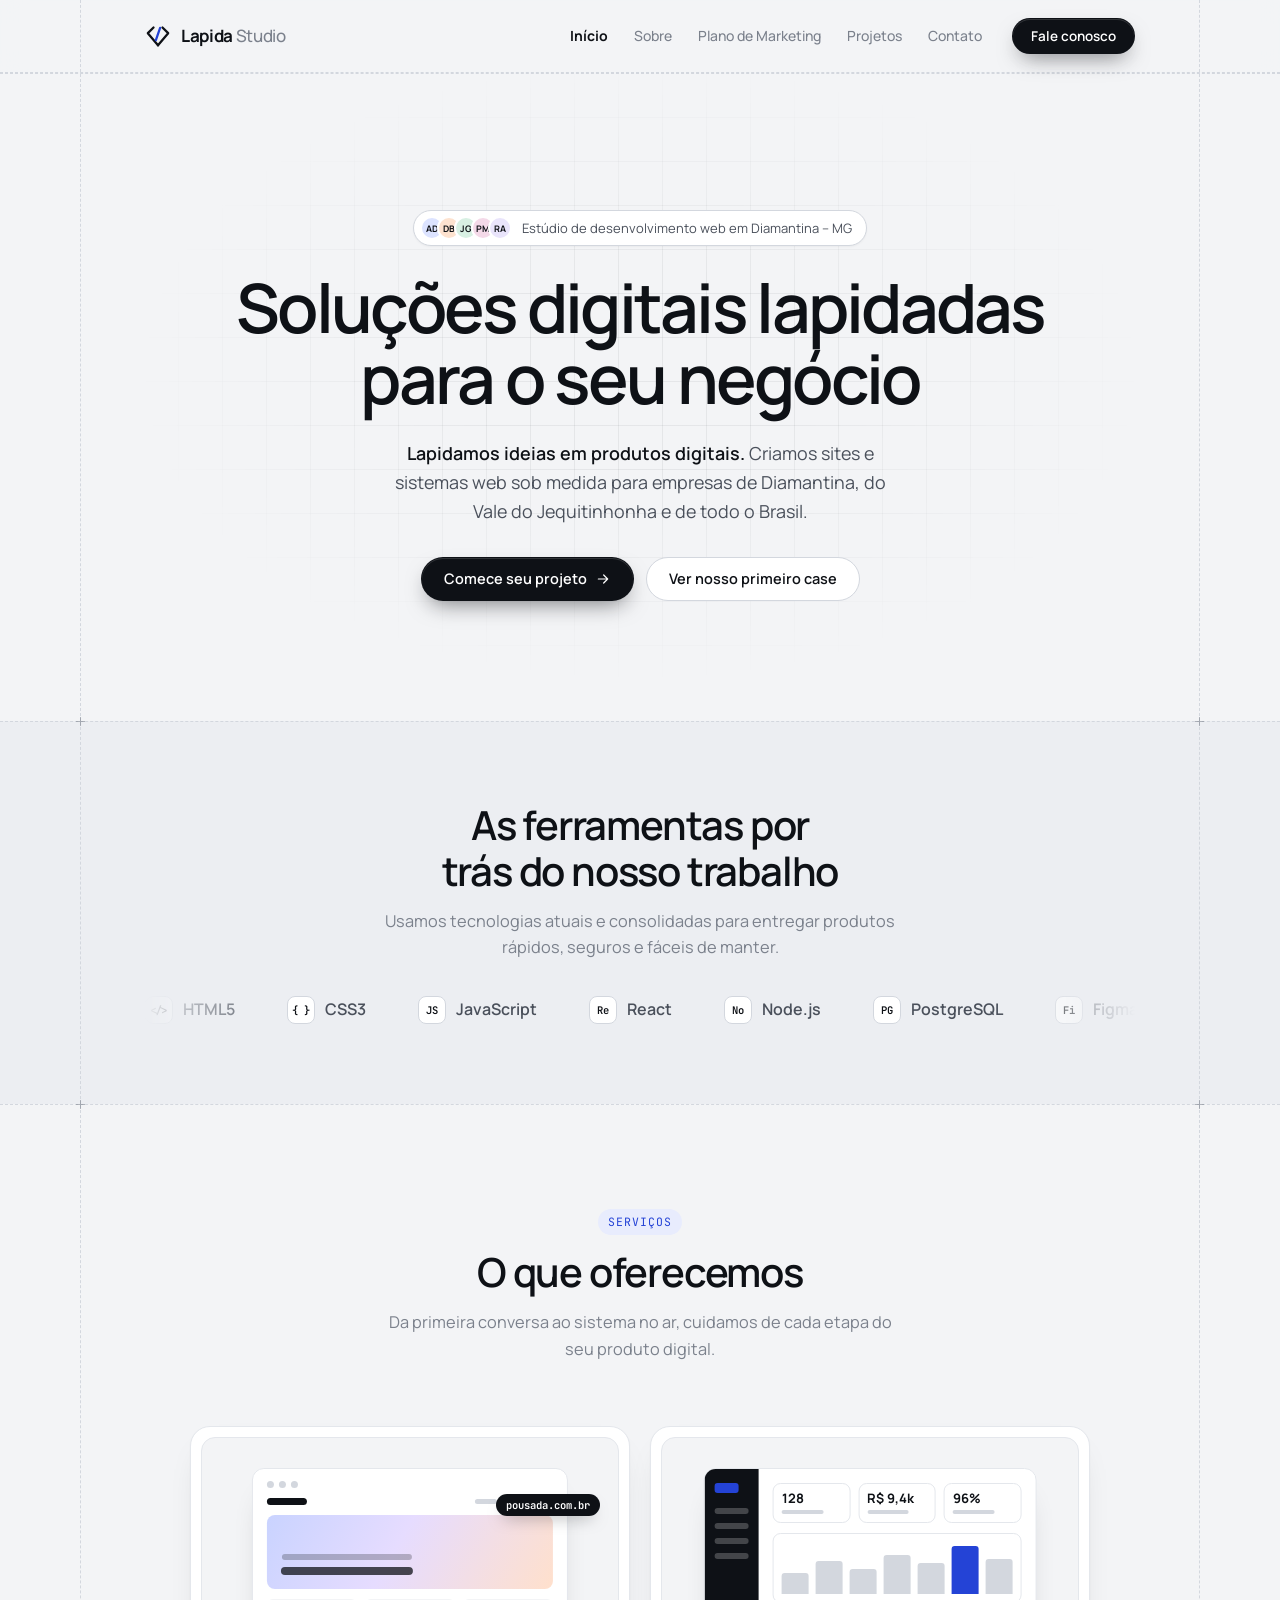
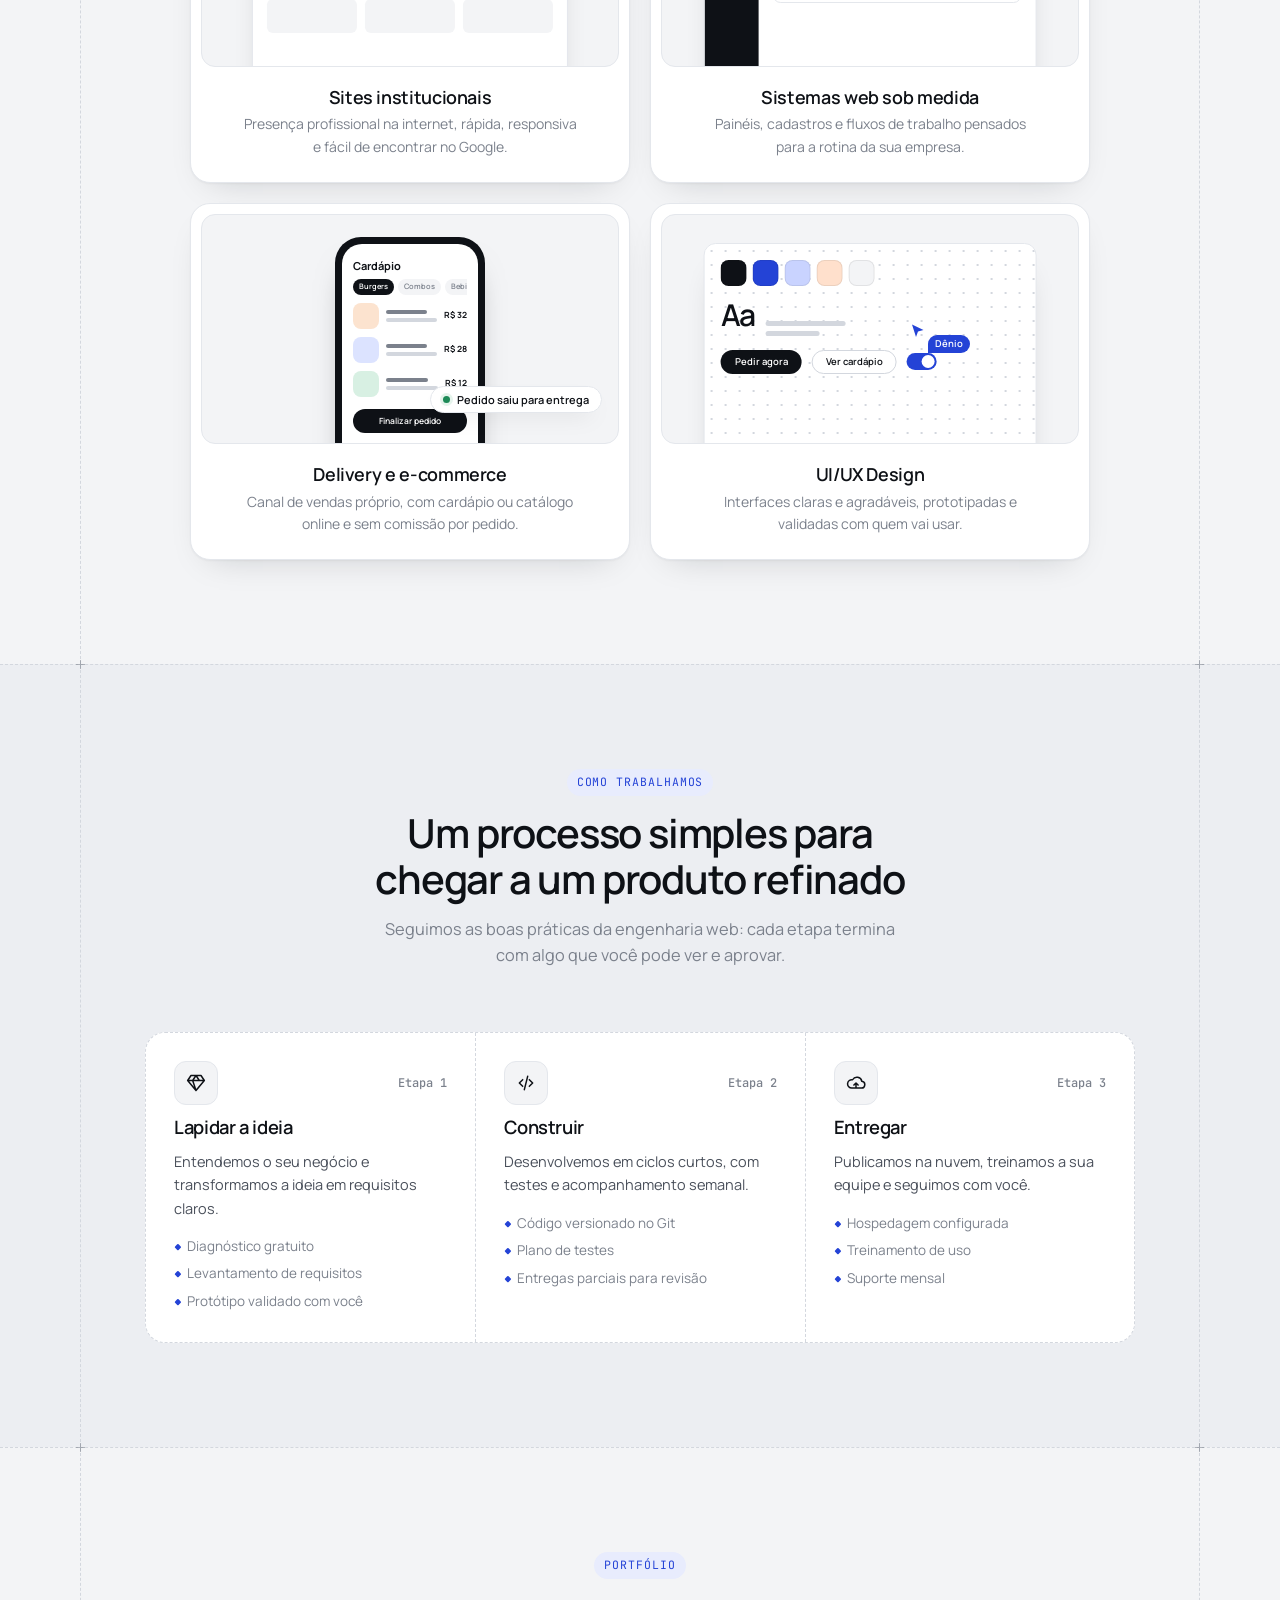
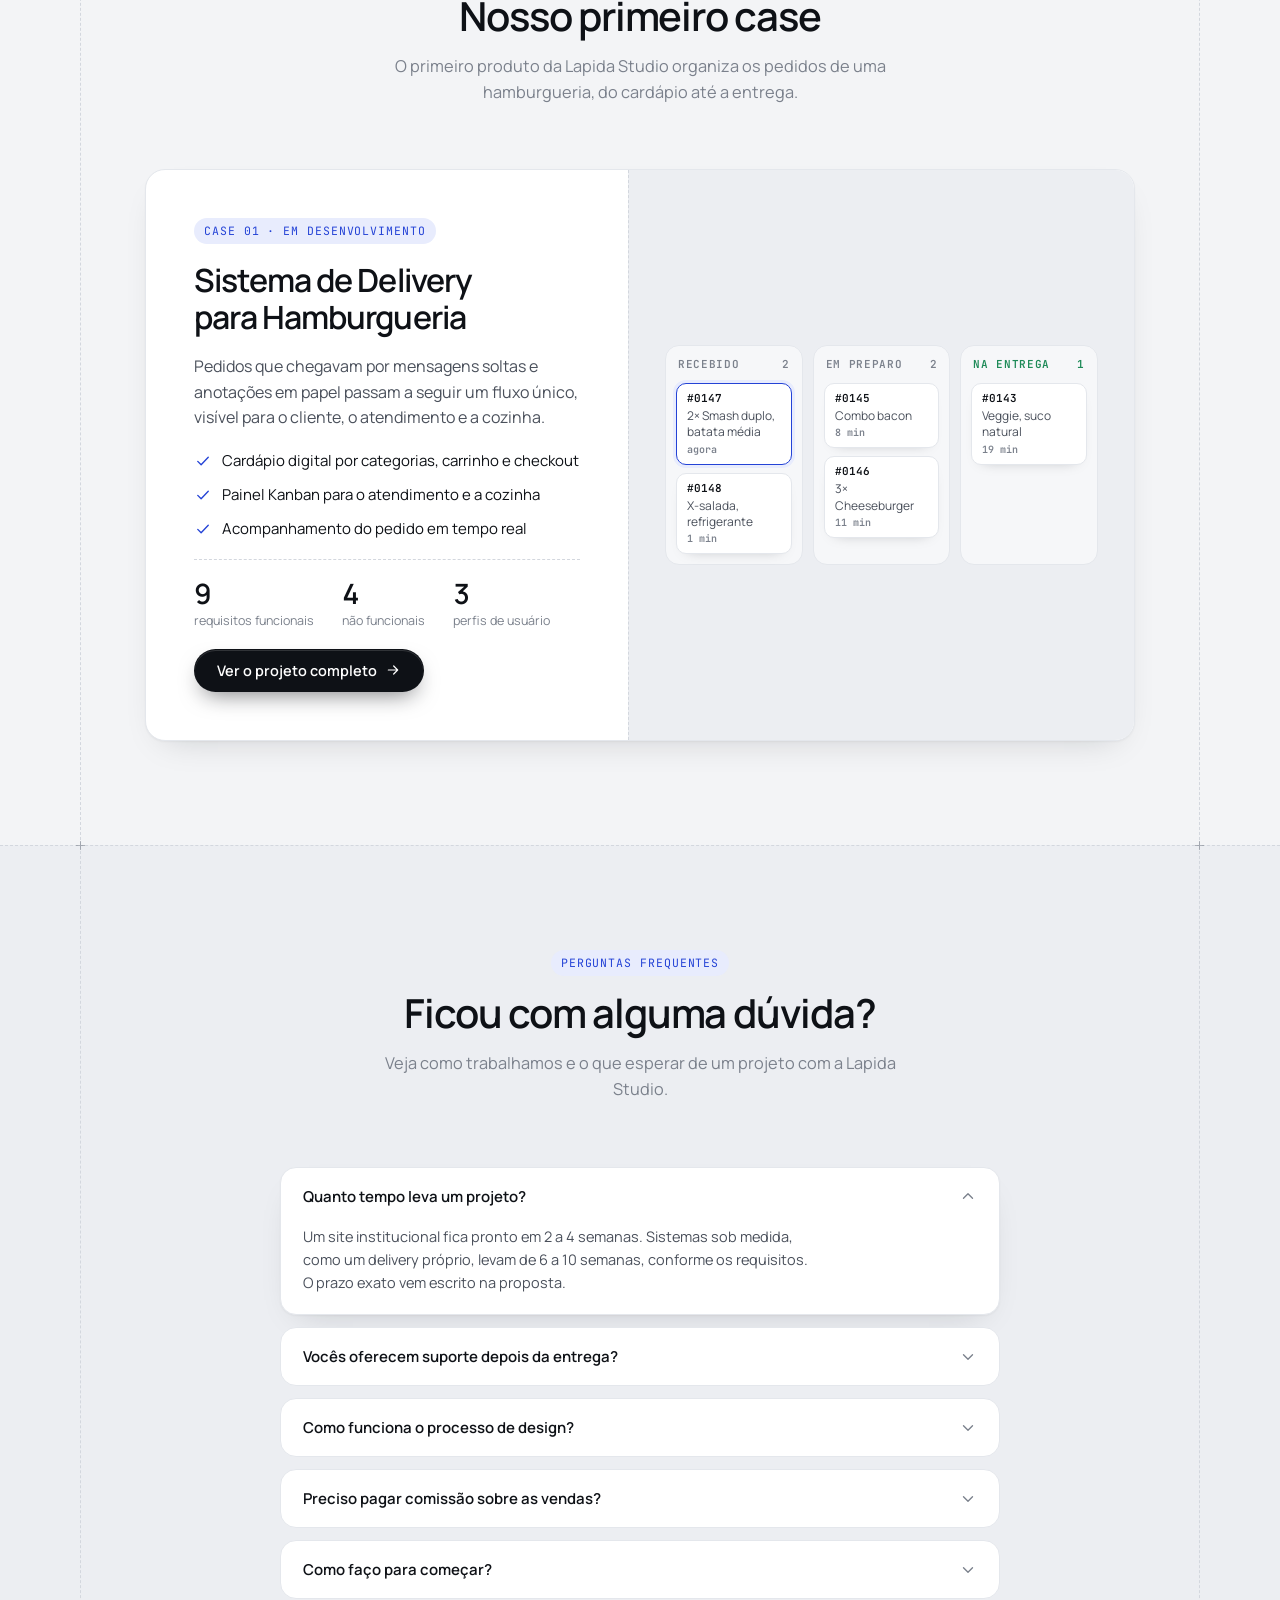
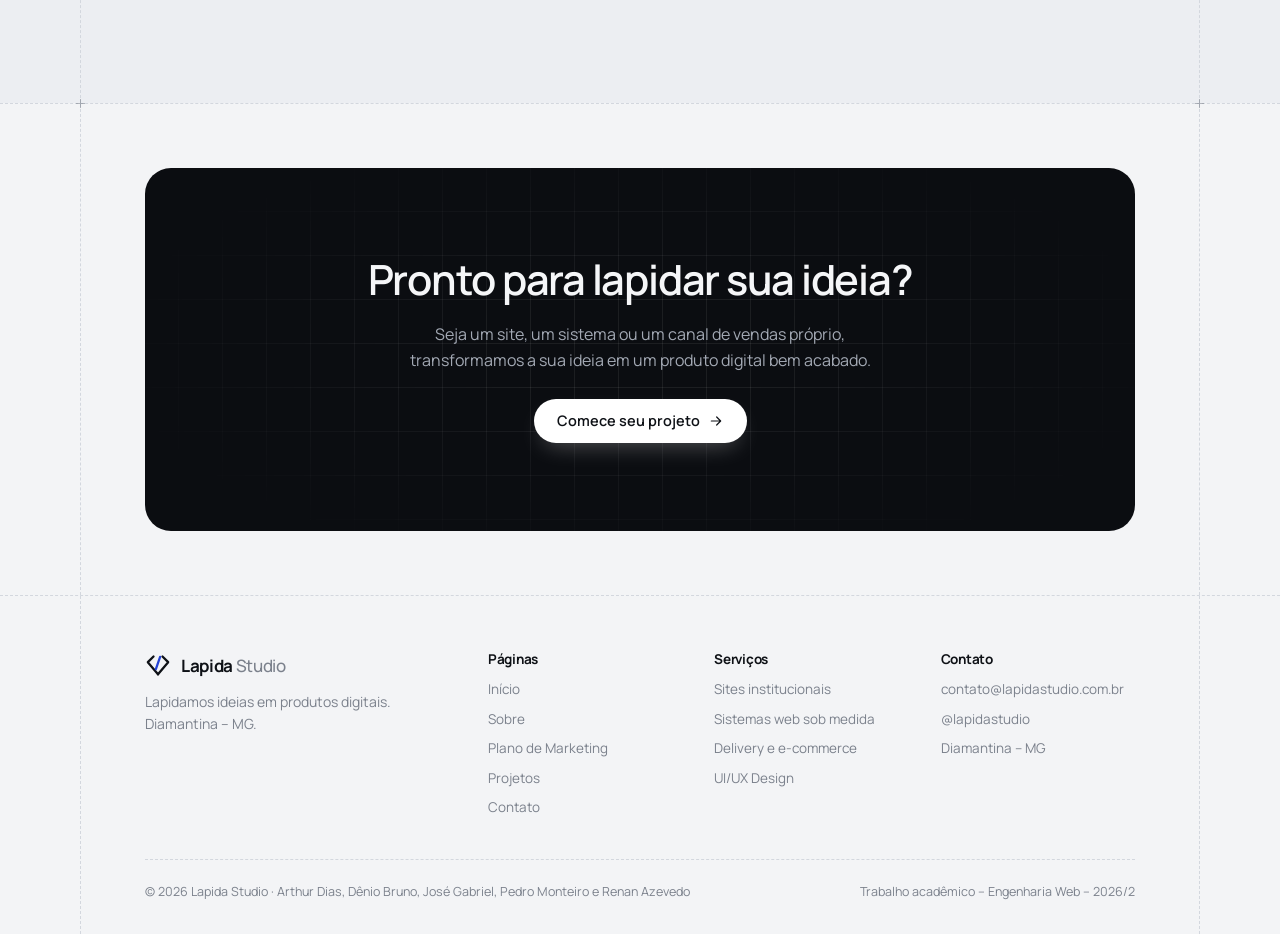
<file: index.html>
<!doctype html>
<html lang="pt-BR">
<head>
<meta charset="utf-8">
<meta name="viewport" content="width=device-width, initial-scale=1, viewport-fit=cover">
<title>Lapida Studio</title>
<meta name="claude:viewport-fit-sides" content="cover">
<meta name="description" content="Lapida Studio: estúdio de desenvolvimento web em Diamantina – MG. Lapidamos ideias em produtos digitais.">
<link rel="icon" href="data:image/svg+xml,%3Csvg xmlns='http://www.w3.org/2000/svg' viewBox='0 0 32 32'%3E%3Crect width='32' height='32' rx='8' fill='%230E1116'/%3E%3Cg fill='none' stroke-linecap='round' stroke-linejoin='round' stroke-width='2.4'%3E%3Cpath d='M11.5 8 6 13.5 16 25M20.5 8 26 13.5 16 25' stroke='%23fff'/%3E%3Cpath d='M18.2 8.5 13.8 20.5' stroke='%236F86FF'/%3E%3C/g%3E%3C/svg%3E">
<link rel="preconnect" href="https://fonts.googleapis.com">
<link rel="preconnect" href="https://fonts.gstatic.com" crossorigin>
<link rel="stylesheet" href="https://fonts.googleapis.com/css2?family=JetBrains+Mono:wght@400;500;600&family=Manrope:wght@400;500;600;700&display=swap">
<link rel="stylesheet" href="css/style.css">
</head>
<body>
<a class="skip-link" href="#conteudo">Pular para o conteúdo</a>
<header class="site-header">
  <div class="wrap">
    <a class="logo" href="index.html" aria-label="Lapida Studio, página inicial"><svg viewBox="0 0 32 32" aria-hidden="true"><g fill="none" stroke-linecap="round" stroke-linejoin="round" stroke-width="2.8"><path d="M10.5 5.5 3.5 12.5 16 27.5" stroke="#0E1116"/><path d="M21.5 5.5 28.5 12.5 16 27.5" stroke="#0E1116"/><path d="M18.6 6 13.4 21" stroke="#2443D6"/></g></svg><span class="logo-word"><b>Lapida</b> Studio</span></a>
    <nav class="site-nav" id="site-nav" aria-label="Principal">
      <ul><li><a href="index.html" aria-current="page">Início</a></li><li><a href="sobre.html">Sobre</a></li><li><a href="marketing.html">Plano de Marketing</a></li><li><a href="projetos.html">Projetos</a></li><li><a href="contato.html">Contato</a></li></ul>
      <a class="btn btn-dark btn-sm" href="contato.html">Fale conosco</a>
    </nav>
    <button class="nav-toggle" type="button" aria-expanded="false" aria-controls="site-nav" aria-label="Abrir menu"><span></span></button>
  </div>
</header>
<main id="conteudo">
<section class="sec hero">
  <div class="wrap">
    <div class="grid-bg" aria-hidden="true"></div>
    <div class="hero-inner">
      <span class="pill">
        <span class="avatars" aria-hidden="true"><i class="av-1">AD</i><i class="av-2">DB</i><i class="av-3">JG</i><i class="av-4">PM</i><i class="av-5">RA</i></span>
        Estúdio de desenvolvimento web em Diamantina – MG
      </span>
      <h1>Soluções digitais lapidadas para o seu negócio</h1>
      <p class="hero-sub"><strong>Lapidamos ideias em produtos digitais.</strong> Criamos sites e sistemas web sob medida para empresas de Diamantina, do Vale do Jequitinhonha e de todo o Brasil.</p>
      <div class="hero-actions">
        <a class="btn btn-dark" href="contato.html">Comece seu projeto <svg viewBox="0 0 24 24" fill="none" stroke="currentColor" stroke-width="1.8" stroke-linecap="round" stroke-linejoin="round" aria-hidden="true"><path d="M5 12h14M13 6l6 6-6 6"/></svg></a>
        <a class="btn btn-ghost" href="projetos.html">Ver nosso primeiro case</a>
      </div>
    </div>
  </div>
</section>

<section class="sec sec--band tools" aria-labelledby="tools-title">
  <div class="wrap">
    <div class="sec-head">
      <h2 id="tools-title">As ferramentas por trás do nosso trabalho</h2>
      <p>Usamos tecnologias atuais e consolidadas para entregar produtos rápidos, seguros e fáceis de manter.</p>
    </div>
    <div class="marquee">
      <div class="marquee-track">
        <span class="tool"><i>&lt;/&gt;</i>HTML5</span>
        <span class="tool"><i>{ }</i>CSS3</span>
        <span class="tool"><i>JS</i>JavaScript</span>
        <span class="tool"><i>Re</i>React</span>
        <span class="tool"><i>No</i>Node.js</span>
        <span class="tool"><i>PG</i>PostgreSQL</span>
        <span class="tool"><i>Fi</i>Figma</span>
        <span class="tool"><i>Git</i>Git e GitHub</span>
        <span class="tool" aria-hidden="true"><i>&lt;/&gt;</i>HTML5</span>
        <span class="tool" aria-hidden="true"><i>{ }</i>CSS3</span>
        <span class="tool" aria-hidden="true"><i>JS</i>JavaScript</span>
        <span class="tool" aria-hidden="true"><i>Re</i>React</span>
        <span class="tool" aria-hidden="true"><i>No</i>Node.js</span>
        <span class="tool" aria-hidden="true"><i>PG</i>PostgreSQL</span>
        <span class="tool" aria-hidden="true"><i>Fi</i>Figma</span>
        <span class="tool" aria-hidden="true"><i>Git</i>Git e GitHub</span>
      </div>
    </div>
  </div>
</section>

<section class="sec" aria-labelledby="services-title">
  <div class="wrap">
    <div class="sec-head">
      <span class="eyebrow">Serviços</span>
      <h2 id="services-title">O que oferecemos</h2>
      <p>Da primeira conversa ao sistema no ar, cuidamos de cada etapa do seu produto digital.</p>
    </div>
    <div class="services-grid">
      <article class="card service" data-reveal>
        <div class="service-visual" aria-hidden="true">
          <div class="m-browser">
            <div class="m-dots"><i></i><i></i><i></i></div>
            <div class="m-nav"><b></b><span><i></i><i></i><i></i></span></div>
            <div class="m-hero"></div>
            <div class="m-lines"><i></i><i></i><i></i></div>
          </div>
          <span class="m-chip">pousada.com.br</span>
        </div>
        <div class="service-body">
          <h3>Sites institucionais</h3>
          <p>Presença profissional na internet, rápida, responsiva e fácil de encontrar no Google.</p>
        </div>
      </article>
      <article class="card service" data-reveal>
        <div class="service-visual" aria-hidden="true">
          <div class="m-dash">
            <div class="m-side"><i></i><i></i><i></i><i></i><i></i></div>
            <div class="m-main">
              <div class="m-stats"><span><b>128</b><i></i></span><span><b>R$ 9,4k</b><i></i></span><span><b>96%</b><i></i></span></div>
              <div class="m-bars"><i style="height:40%"></i><i style="height:62%"></i><i style="height:48%"></i><i style="height:75%"></i><i style="height:58%"></i><i class="on" style="height:92%"></i><i style="height:66%"></i></div>
            </div>
          </div>
        </div>
        <div class="service-body">
          <h3>Sistemas web sob medida</h3>
          <p>Painéis, cadastros e fluxos de trabalho pensados para a rotina da sua empresa.</p>
        </div>
      </article>
      <article class="card service" data-reveal>
        <div class="service-visual" aria-hidden="true">
          <div class="m-phone">
            <div class="m-screen">
              <b>Cardápio</b>
              <div class="m-tabs"><i>Burgers</i><i>Combos</i><i>Bebidas</i></div>
              <div class="m-item"><i></i><span><i></i><i></i></span><em>R$ 32</em></div>
              <div class="m-item"><i></i><span><i></i><i></i></span><em>R$ 28</em></div>
              <div class="m-item"><i></i><span><i></i><i></i></span><em>R$ 12</em></div>
              <div class="m-buy">Finalizar pedido</div>
            </div>
          </div>
          <span class="m-toast"><i></i>Pedido saiu para entrega</span>
        </div>
        <div class="service-body">
          <h3>Delivery e e-commerce</h3>
          <p>Canal de vendas próprio, com cardápio ou catálogo online e sem comissão por pedido.</p>
        </div>
      </article>
      <article class="card service" data-reveal>
        <div class="service-visual" aria-hidden="true">
          <div class="m-board">
            <div class="m-swatches"><i style="background:#0E1116"></i><i style="background:#2443D6"></i><i style="background:#C9D3FF"></i><i style="background:#FFE0CC"></i><i style="background:#F3F4F6"></i></div>
            <div class="m-type"><b>Aa</b><span><i></i><i></i></span></div>
            <div class="m-ui"><span class="b">Pedir agora</span><span class="g">Ver cardápio</span><span class="m-toggle"></span></div>
          </div>
          <span class="m-cursor"><svg viewBox="0 0 16 16"><path d="M2 1.5 13.5 7 8 8.5 6 14z" fill="#2443D6"/></svg><span>Dênio</span></span>
        </div>
        <div class="service-body">
          <h3>UI/UX Design</h3>
          <p>Interfaces claras e agradáveis, prototipadas e validadas com quem vai usar.</p>
        </div>
      </article>
    </div>
  </div>
</section>

<section class="sec sec--band" aria-labelledby="process-title">
  <div class="wrap">
    <div class="sec-head">
      <span class="eyebrow">Como trabalhamos</span>
      <h2 id="process-title">Um processo simples para chegar a um produto refinado</h2>
      <p>Seguimos as boas práticas da engenharia web: cada etapa termina com algo que você pode ver e aprovar.</p>
    </div>
    <div class="process-grid" data-reveal>
      <div class="step">
        <div class="step-top"><span class="step-icon"><svg viewBox="0 0 24 24" fill="none" stroke="currentColor" stroke-width="1.8" stroke-linecap="round" stroke-linejoin="round" aria-hidden="true"><path d="M6 3h12l4 6-10 12L2 9zM2 9h20M12 21 8 9l4-6 4 6"/></svg></span><span class="step-num">Etapa 1</span></div>
        <h3>Lapidar a ideia</h3>
        <p>Entendemos o seu negócio e transformamos a ideia em requisitos claros.</p>
        <ul><li>Diagnóstico gratuito</li><li>Levantamento de requisitos</li><li>Protótipo validado com você</li></ul>
      </div>
      <div class="step">
        <div class="step-top"><span class="step-icon"><svg viewBox="0 0 24 24" fill="none" stroke="currentColor" stroke-width="1.8" stroke-linecap="round" stroke-linejoin="round" aria-hidden="true"><path d="m8 8-4 4 4 4M16 8l4 4-4 4M14 4l-4 16"/></svg></span><span class="step-num">Etapa 2</span></div>
        <h3>Construir</h3>
        <p>Desenvolvemos em ciclos curtos, com testes e acompanhamento semanal.</p>
        <ul><li>Código versionado no Git</li><li>Plano de testes</li><li>Entregas parciais para revisão</li></ul>
      </div>
      <div class="step">
        <div class="step-top"><span class="step-icon"><svg viewBox="0 0 24 24" fill="none" stroke="currentColor" stroke-width="1.8" stroke-linecap="round" stroke-linejoin="round" aria-hidden="true"><path d="M7 18a5 5 0 1 1 .9-9.9A6 6 0 0 1 19 10a4 4 0 0 1-1 8zM12 12v5M9.5 14.5 12 12l2.5 2.5"/></svg></span><span class="step-num">Etapa 3</span></div>
        <h3>Entregar</h3>
        <p>Publicamos na nuvem, treinamos a sua equipe e seguimos com você.</p>
        <ul><li>Hospedagem configurada</li><li>Treinamento de uso</li><li>Suporte mensal</li></ul>
      </div>
    </div>
  </div>
</section>

<section class="sec" aria-labelledby="case-title">
  <div class="wrap">
    <div class="sec-head">
      <span class="eyebrow">Portfólio</span>
      <h2 id="case-title">Nosso primeiro case</h2>
      <p>O primeiro produto da Lapida Studio organiza os pedidos de uma hamburgueria, do cardápio até a entrega.</p>
    </div>
    <article class="card case" data-reveal>
      <div class="case-text">
        <span class="eyebrow" style="justify-self:start">Case 01 · Em desenvolvimento</span>
        <h3>Sistema de Delivery para Hamburgueria</h3>
        <p>Pedidos que chegavam por mensagens soltas e anotações em papel passam a seguir um fluxo único, visível para o cliente, o atendimento e a cozinha.</p>
        <ul class="checks">
          <li><svg viewBox="0 0 24 24" fill="none" stroke="currentColor" stroke-width="1.8" stroke-linecap="round" stroke-linejoin="round" aria-hidden="true"><path d="M5 12.5l4.5 4.5L19 7"/></svg>Cardápio digital por categorias, carrinho e checkout</li>
          <li><svg viewBox="0 0 24 24" fill="none" stroke="currentColor" stroke-width="1.8" stroke-linecap="round" stroke-linejoin="round" aria-hidden="true"><path d="M5 12.5l4.5 4.5L19 7"/></svg>Painel Kanban para o atendimento e a cozinha</li>
          <li><svg viewBox="0 0 24 24" fill="none" stroke="currentColor" stroke-width="1.8" stroke-linecap="round" stroke-linejoin="round" aria-hidden="true"><path d="M5 12.5l4.5 4.5L19 7"/></svg>Acompanhamento do pedido em tempo real</li>
        </ul>
        <div class="stats">
          <div><b>9</b><span>requisitos funcionais</span></div>
          <div><b>4</b><span>não funcionais</span></div>
          <div><b>3</b><span>perfis de usuário</span></div>
        </div>
        <a class="btn btn-dark" href="projetos.html" style="justify-self:start">Ver o projeto completo <svg viewBox="0 0 24 24" fill="none" stroke="currentColor" stroke-width="1.8" stroke-linecap="round" stroke-linejoin="round" aria-hidden="true"><path d="M5 12h14M13 6l6 6-6 6"/></svg></a>
      </div>
      <div class="case-visual" aria-hidden="true">
        <div class="kanban">
          <div class="kcol">
            <h4>Recebido <span>2</span></h4>
            <div class="kcard hot"><b>#0147</b><span>2× Smash duplo, batata média</span><em>agora</em></div>
            <div class="kcard"><b>#0148</b><span>X-salada, refrigerante</span><em>1 min</em></div>
          </div>
          <div class="kcol">
            <h4>Em preparo <span>2</span></h4>
            <div class="kcard"><b>#0145</b><span>Combo bacon</span><em>8 min</em></div>
            <div class="kcard"><b>#0146</b><span>3× Cheeseburger</span><em>11 min</em></div>
          </div>
          <div class="kcol kcol--go">
            <h4>Na entrega <span>1</span></h4>
            <div class="kcard"><b>#0143</b><span>Veggie, suco natural</span><em>19 min</em></div>
          </div>
        </div>
      </div>
    </article>
  </div>
</section>

<section class="sec sec--band" aria-labelledby="faq-title">
  <div class="wrap">
    <div class="sec-head">
      <span class="eyebrow">Perguntas frequentes</span>
      <h2 id="faq-title">Ficou com alguma dúvida?</h2>
      <p>Veja como trabalhamos e o que esperar de um projeto com a Lapida Studio.</p>
    </div>
    <div class="faq">
      <div class="faq-item open">
        <button class="faq-q" id="faq-q1" aria-expanded="true" aria-controls="faq-a1">Quanto tempo leva um projeto?<svg viewBox="0 0 24 24" fill="none" stroke="currentColor" stroke-width="1.8" stroke-linecap="round" stroke-linejoin="round" aria-hidden="true"><path d="m6 9 6 6 6-6"/></svg></button>
        <div class="faq-a" id="faq-a1" role="region" aria-labelledby="faq-q1"><div><p>Um site institucional fica pronto em 2 a 4 semanas. Sistemas sob medida, como um delivery próprio, levam de 6 a 10 semanas, conforme os requisitos. O prazo exato vem escrito na proposta.</p></div></div>
      </div>
      <div class="faq-item">
        <button class="faq-q" id="faq-q2" aria-expanded="false" aria-controls="faq-a2">Vocês oferecem suporte depois da entrega?<svg viewBox="0 0 24 24" fill="none" stroke="currentColor" stroke-width="1.8" stroke-linecap="round" stroke-linejoin="round" aria-hidden="true"><path d="m6 9 6 6 6-6"/></svg></button>
        <div class="faq-a" id="faq-a2" role="region" aria-labelledby="faq-q2"><div><p>Sim. Todos os pacotes têm uma mensalidade fixa que cobre hospedagem, correções e pequenos ajustes, sem surpresas na fatura.</p></div></div>
      </div>
      <div class="faq-item">
        <button class="faq-q" id="faq-q3" aria-expanded="false" aria-controls="faq-a3">Como funciona o processo de design?<svg viewBox="0 0 24 24" fill="none" stroke="currentColor" stroke-width="1.8" stroke-linecap="round" stroke-linejoin="round" aria-hidden="true"><path d="m6 9 6 6 6-6"/></svg></button>
        <div class="faq-a" id="faq-a3" role="region" aria-labelledby="faq-q3"><div><p>Depois do diagnóstico, montamos um protótipo navegável das telas principais. Você testa, sugere mudanças e aprova antes de começarmos a programar.</p></div></div>
      </div>
      <div class="faq-item">
        <button class="faq-q" id="faq-q4" aria-expanded="false" aria-controls="faq-a4">Preciso pagar comissão sobre as vendas?<svg viewBox="0 0 24 24" fill="none" stroke="currentColor" stroke-width="1.8" stroke-linecap="round" stroke-linejoin="round" aria-hidden="true"><path d="m6 9 6 6 6-6"/></svg></button>
        <div class="faq-a" id="faq-a4" role="region" aria-labelledby="faq-q4"><div><p>Não. O sistema é da sua empresa. Você paga a implantação e a mensalidade de manutenção, sem nenhuma taxa sobre o faturamento.</p></div></div>
      </div>
      <div class="faq-item">
        <button class="faq-q" id="faq-q5" aria-expanded="false" aria-controls="faq-a5">Como faço para começar?<svg viewBox="0 0 24 24" fill="none" stroke="currentColor" stroke-width="1.8" stroke-linecap="round" stroke-linejoin="round" aria-hidden="true"><path d="m6 9 6 6 6-6"/></svg></button>
        <div class="faq-a" id="faq-a5" role="region" aria-labelledby="faq-q5"><div><p>Mande uma mensagem pela página de contato. Marcamos um diagnóstico gratuito de 30 minutos, presencial em Diamantina ou online.</p></div></div>
      </div>
    </div>
  </div>
</section>

<section class="sec cta-sec">
  <div class="wrap">
    <div class="cta">
      <div class="grid-bg" aria-hidden="true"></div>
      <h2>Pronto para lapidar sua ideia?</h2>
      <p>Seja um site, um sistema ou um canal de vendas próprio, transformamos a sua ideia em um produto digital bem acabado.</p>
      <a class="btn btn-light" href="contato.html">Comece seu projeto <svg viewBox="0 0 24 24" fill="none" stroke="currentColor" stroke-width="1.8" stroke-linecap="round" stroke-linejoin="round" aria-hidden="true"><path d="M5 12h14M13 6l6 6-6 6"/></svg></a>
    </div>
  </div>
</section>

</main>
<footer class="site-footer">
  <div class="wrap">
    <div class="foot-grid">
      <div class="foot-brand">
        <a class="logo" href="index.html"><svg viewBox="0 0 32 32" aria-hidden="true"><g fill="none" stroke-linecap="round" stroke-linejoin="round" stroke-width="2.8"><path d="M10.5 5.5 3.5 12.5 16 27.5" stroke="#0E1116"/><path d="M21.5 5.5 28.5 12.5 16 27.5" stroke="#0E1116"/><path d="M18.6 6 13.4 21" stroke="#2443D6"/></g></svg><span class="logo-word"><b>Lapida</b> Studio</span></a>
        <p>Lapidamos ideias em produtos digitais. Diamantina – MG.</p>
      </div>
      <div class="foot-col"><h4>Páginas</h4><ul>
        <li><a href="index.html">Início</a></li><li><a href="sobre.html">Sobre</a></li><li><a href="marketing.html">Plano de Marketing</a></li><li><a href="projetos.html">Projetos</a></li><li><a href="contato.html">Contato</a></li>
      </ul></div>
      <div class="foot-col"><h4>Serviços</h4><ul>
        <li>Sites institucionais</li><li>Sistemas web sob medida</li><li>Delivery e e-commerce</li><li>UI/UX Design</li>
      </ul></div>
      <div class="foot-col"><h4>Contato</h4><ul>
        <li>contato@lapidastudio.com.br</li><li>@lapidastudio</li><li>Diamantina – MG</li>
      </ul></div>
    </div>
    <div class="foot-bottom">
      <span>© 2026 Lapida Studio · Arthur Dias, Dênio Bruno, José Gabriel, Pedro Monteiro e Renan Azevedo</span>
      <span>Trabalho acadêmico – Engenharia Web – 2026/2</span>
    </div>
  </div>
</footer>
<script src="js/main.js"></script>
</body>
</html>
</file>
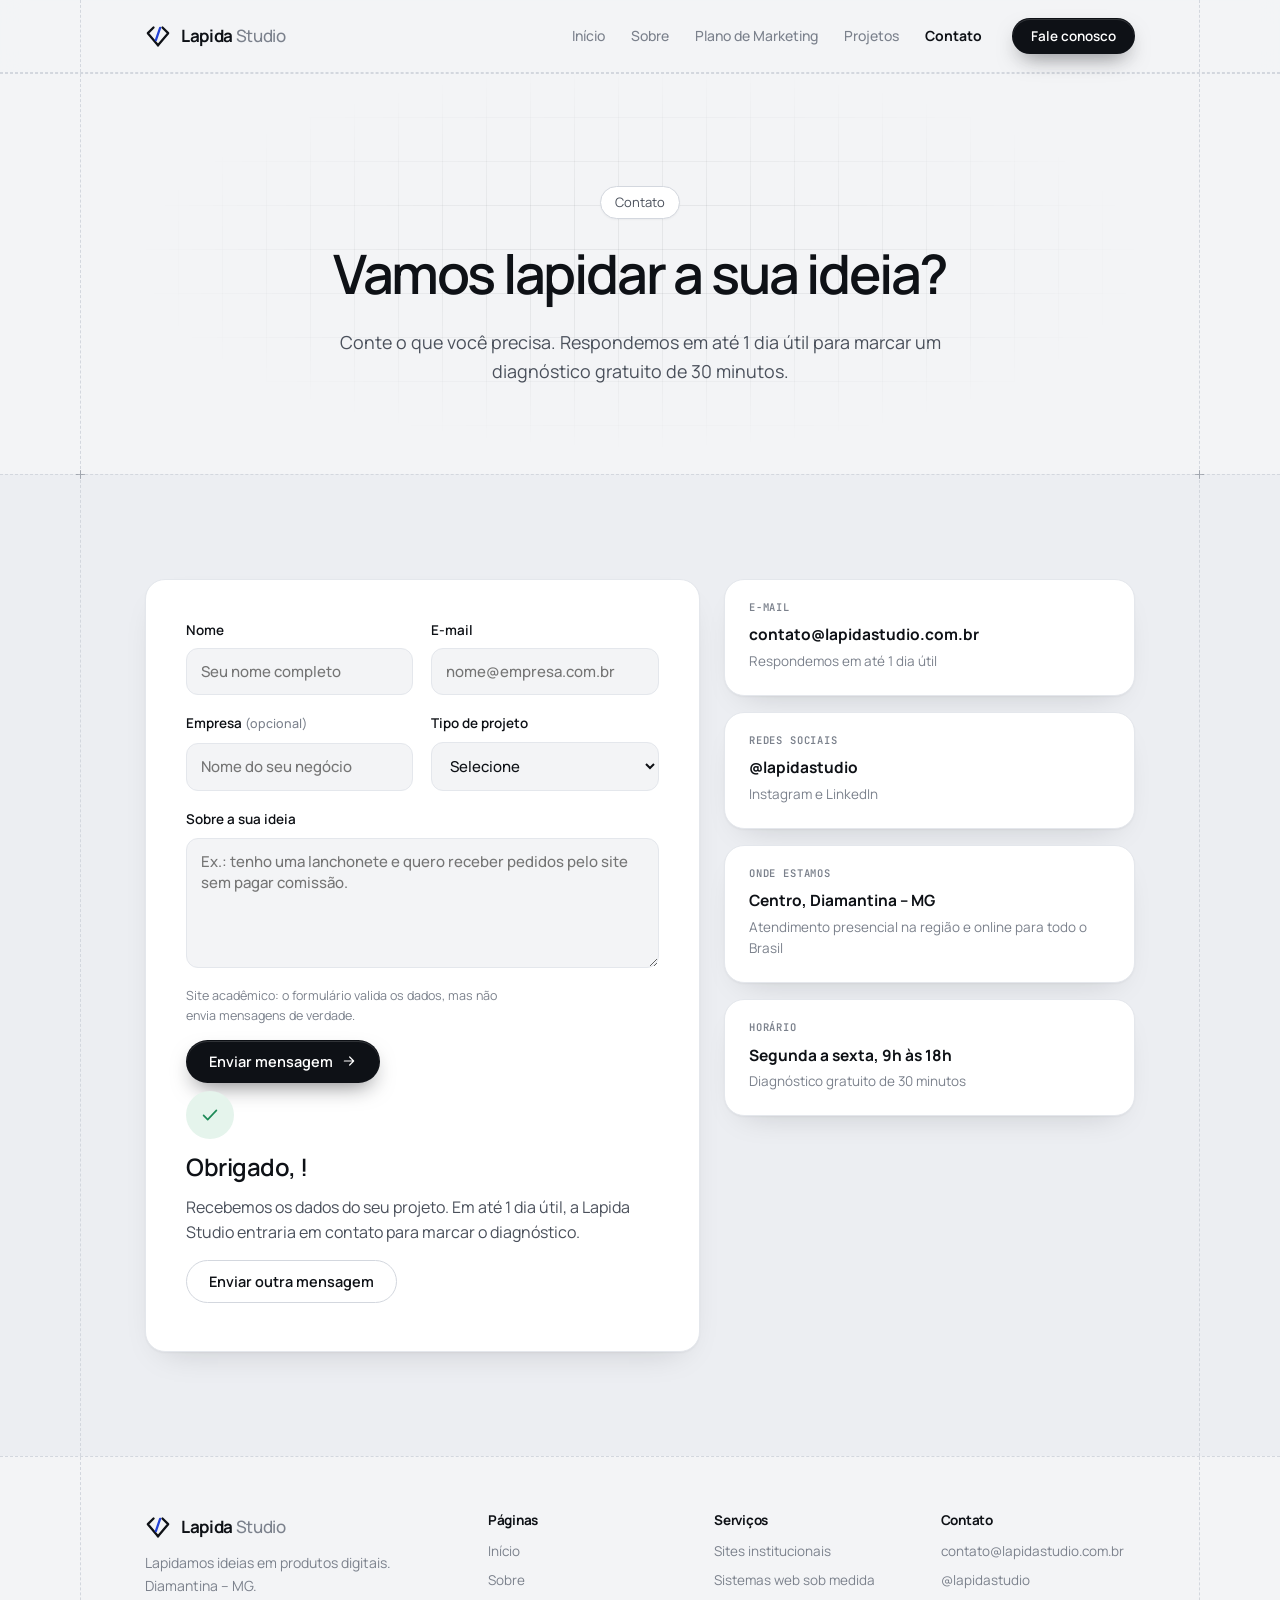
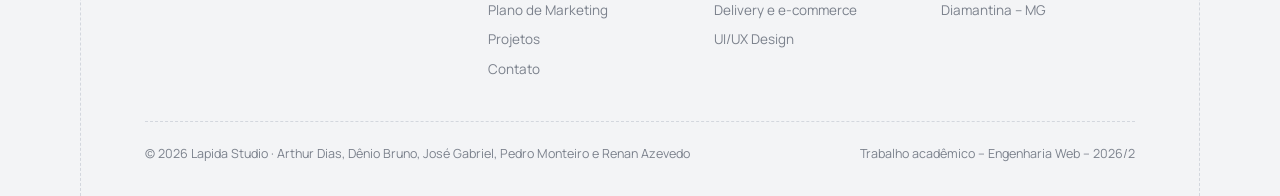
<file: contato.html>
<!doctype html>
<html lang="pt-BR">
<head>
<meta charset="utf-8">
<meta name="viewport" content="width=device-width, initial-scale=1, viewport-fit=cover">
<title>Contato · Lapida Studio</title>
<meta name="claude:viewport-fit-sides" content="cover">
<meta name="description" content="Fale com a Lapida Studio e marque um diagnóstico gratuito.">
<link rel="icon" href="data:image/svg+xml,%3Csvg xmlns='http://www.w3.org/2000/svg' viewBox='0 0 32 32'%3E%3Crect width='32' height='32' rx='8' fill='%230E1116'/%3E%3Cg fill='none' stroke-linecap='round' stroke-linejoin='round' stroke-width='2.4'%3E%3Cpath d='M11.5 8 6 13.5 16 25M20.5 8 26 13.5 16 25' stroke='%23fff'/%3E%3Cpath d='M18.2 8.5 13.8 20.5' stroke='%236F86FF'/%3E%3C/g%3E%3C/svg%3E">
<link rel="preconnect" href="https://fonts.googleapis.com">
<link rel="preconnect" href="https://fonts.gstatic.com" crossorigin>
<link rel="stylesheet" href="https://fonts.googleapis.com/css2?family=JetBrains+Mono:wght@400;500;600&family=Manrope:wght@400;500;600;700&display=swap">
<link rel="stylesheet" href="css/style.css">
</head>
<body>
<a class="skip-link" href="#conteudo">Pular para o conteúdo</a>
<header class="site-header">
  <div class="wrap">
    <a class="logo" href="index.html" aria-label="Lapida Studio, página inicial"><svg viewBox="0 0 32 32" aria-hidden="true"><g fill="none" stroke-linecap="round" stroke-linejoin="round" stroke-width="2.8"><path d="M10.5 5.5 3.5 12.5 16 27.5" stroke="#0E1116"/><path d="M21.5 5.5 28.5 12.5 16 27.5" stroke="#0E1116"/><path d="M18.6 6 13.4 21" stroke="#2443D6"/></g></svg><span class="logo-word"><b>Lapida</b> Studio</span></a>
    <nav class="site-nav" id="site-nav" aria-label="Principal">
      <ul><li><a href="index.html">Início</a></li><li><a href="sobre.html">Sobre</a></li><li><a href="marketing.html">Plano de Marketing</a></li><li><a href="projetos.html">Projetos</a></li><li><a href="contato.html" aria-current="page">Contato</a></li></ul>
      <a class="btn btn-dark btn-sm" href="contato.html">Fale conosco</a>
    </nav>
    <button class="nav-toggle" type="button" aria-expanded="false" aria-controls="site-nav" aria-label="Abrir menu"><span></span></button>
  </div>
</header>
<main id="conteudo">
<section class="sec page-hero">
  <div class="wrap">
    <div class="grid-bg" aria-hidden="true"></div>
    <div class="hero-inner">
      <span class="pill pill--plain">Contato</span>
      <h1>Vamos lapidar a sua ideia?</h1>
      <p class="hero-sub">Conte o que você precisa. Respondemos em até 1 dia útil para marcar um diagnóstico gratuito de 30 minutos.</p>
    </div>
  </div>
</section>

<section class="sec sec--band">
  <div class="wrap contact">
    <div class="card form-card">
      <form id="contact-form" novalidate>
        <div class="form-row">
          <div class="field">
            <label for="nome">Nome</label>
            <input id="nome" name="nome" type="text" autocomplete="name" placeholder="Seu nome completo" aria-describedby="err-nome">
            <span class="field-error" id="err-nome" aria-live="polite"></span>
          </div>
          <div class="field">
            <label for="email">E-mail</label>
            <input id="email" name="email" type="email" autocomplete="email" placeholder="nome@empresa.com.br" aria-describedby="err-email">
            <span class="field-error" id="err-email" aria-live="polite"></span>
          </div>
        </div>
        <div class="form-row">
          <div class="field">
            <label for="empresa">Empresa <small>(opcional)</small></label>
            <input id="empresa" name="empresa" type="text" autocomplete="organization" placeholder="Nome do seu negócio">
          </div>
          <div class="field">
            <label for="tipo">Tipo de projeto</label>
            <select id="tipo" name="tipo" aria-describedby="err-tipo">
              <option value="">Selecione</option>
              <option>Site institucional</option>
              <option>Sistema web sob medida</option>
              <option>Delivery ou e-commerce</option>
              <option>UI/UX Design</option>
              <option>Ainda não sei</option>
            </select>
            <span class="field-error" id="err-tipo" aria-live="polite"></span>
          </div>
        </div>
        <div class="field">
          <label for="mensagem">Sobre a sua ideia</label>
          <textarea id="mensagem" name="mensagem" placeholder="Ex.: tenho uma lanchonete e quero receber pedidos pelo site sem pagar comissão." aria-describedby="err-mensagem"></textarea>
          <span class="field-error" id="err-mensagem" aria-live="polite"></span>
        </div>
        <div class="form-foot">
          <p>Site acadêmico: o formulário valida os dados, mas não envia mensagens de verdade.</p>
          <button class="btn btn-dark" type="submit">Enviar mensagem <svg viewBox="0 0 24 24" fill="none" stroke="currentColor" stroke-width="1.8" stroke-linecap="round" stroke-linejoin="round" aria-hidden="true"><path d="M5 12h14M13 6l6 6-6 6"/></svg></button>
        </div>
      </form>
      <div class="success" id="contact-success" hidden>
        <span class="success-icon"><svg viewBox="0 0 24 24" fill="none" stroke="currentColor" stroke-width="1.8" stroke-linecap="round" stroke-linejoin="round" aria-hidden="true"><path d="M5 12.5l4.5 4.5L19 7"/></svg></span>
        <h2 tabindex="-1">Obrigado, <span id="success-name"></span>!</h2>
        <p>Recebemos os dados do seu projeto. Em até 1 dia útil, a Lapida Studio entraria em contato para marcar o diagnóstico.</p>
        <button class="btn btn-ghost" type="button" id="contact-again">Enviar outra mensagem</button>
      </div>
    </div>
    <aside class="info">
      <div class="card info-card"><span class="lbl">E-mail</span><b>contato@lapidastudio.com.br</b><span>Respondemos em até 1 dia útil</span></div>
      <div class="card info-card"><span class="lbl">Redes sociais</span><b>@lapidastudio</b><span>Instagram e LinkedIn</span></div>
      <div class="card info-card"><span class="lbl">Onde estamos</span><b>Centro, Diamantina – MG</b><span>Atendimento presencial na região e online para todo o Brasil</span></div>
      <div class="card info-card"><span class="lbl">Horário</span><b>Segunda a sexta, 9h às 18h</b><span>Diagnóstico gratuito de 30 minutos</span></div>
    </aside>
  </div>
</section>

</main>
<footer class="site-footer">
  <div class="wrap">
    <div class="foot-grid">
      <div class="foot-brand">
        <a class="logo" href="index.html"><svg viewBox="0 0 32 32" aria-hidden="true"><g fill="none" stroke-linecap="round" stroke-linejoin="round" stroke-width="2.8"><path d="M10.5 5.5 3.5 12.5 16 27.5" stroke="#0E1116"/><path d="M21.5 5.5 28.5 12.5 16 27.5" stroke="#0E1116"/><path d="M18.6 6 13.4 21" stroke="#2443D6"/></g></svg><span class="logo-word"><b>Lapida</b> Studio</span></a>
        <p>Lapidamos ideias em produtos digitais. Diamantina – MG.</p>
      </div>
      <div class="foot-col"><h4>Páginas</h4><ul>
        <li><a href="index.html">Início</a></li><li><a href="sobre.html">Sobre</a></li><li><a href="marketing.html">Plano de Marketing</a></li><li><a href="projetos.html">Projetos</a></li><li><a href="contato.html">Contato</a></li>
      </ul></div>
      <div class="foot-col"><h4>Serviços</h4><ul>
        <li>Sites institucionais</li><li>Sistemas web sob medida</li><li>Delivery e e-commerce</li><li>UI/UX Design</li>
      </ul></div>
      <div class="foot-col"><h4>Contato</h4><ul>
        <li>contato@lapidastudio.com.br</li><li>@lapidastudio</li><li>Diamantina – MG</li>
      </ul></div>
    </div>
    <div class="foot-bottom">
      <span>© 2026 Lapida Studio · Arthur Dias, Dênio Bruno, José Gabriel, Pedro Monteiro e Renan Azevedo</span>
      <span>Trabalho acadêmico – Engenharia Web – 2026/2</span>
    </div>
  </div>
</footer>
<script src="js/main.js"></script>
</body>
</html>
</file>
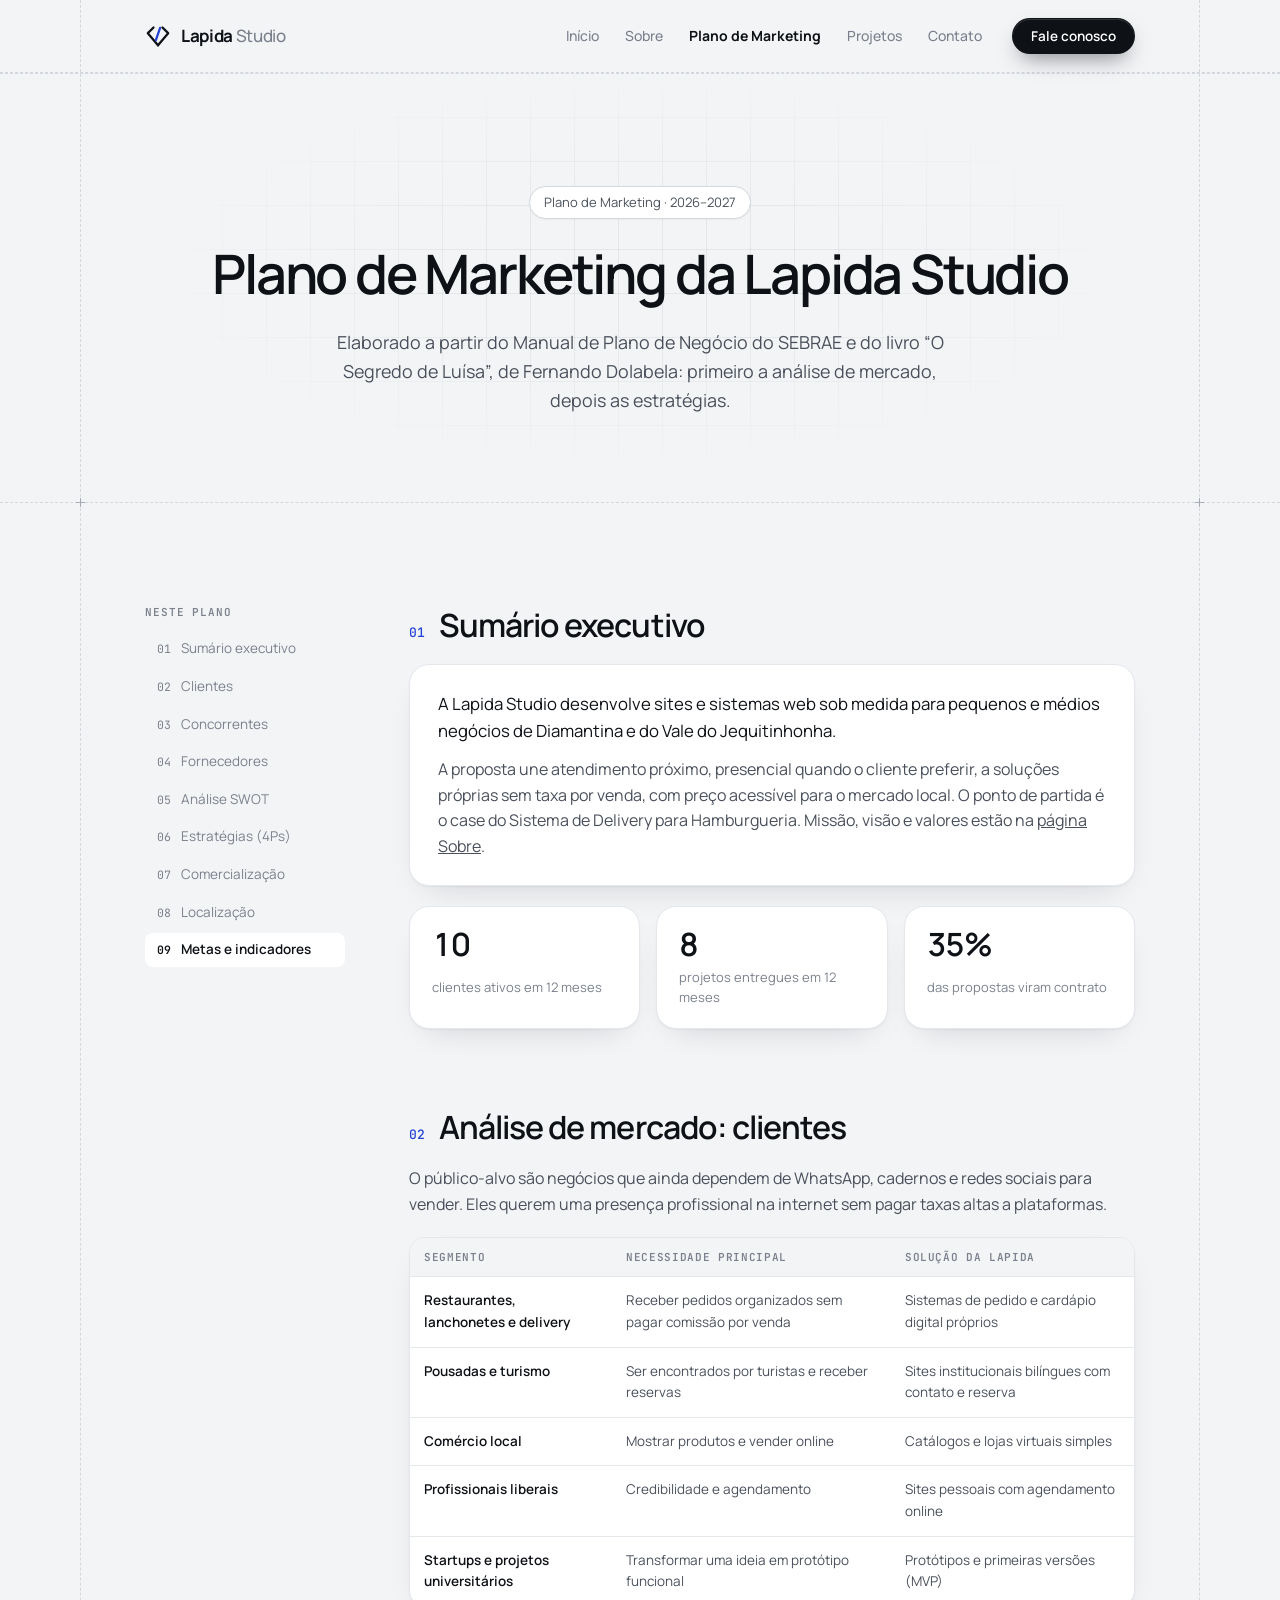
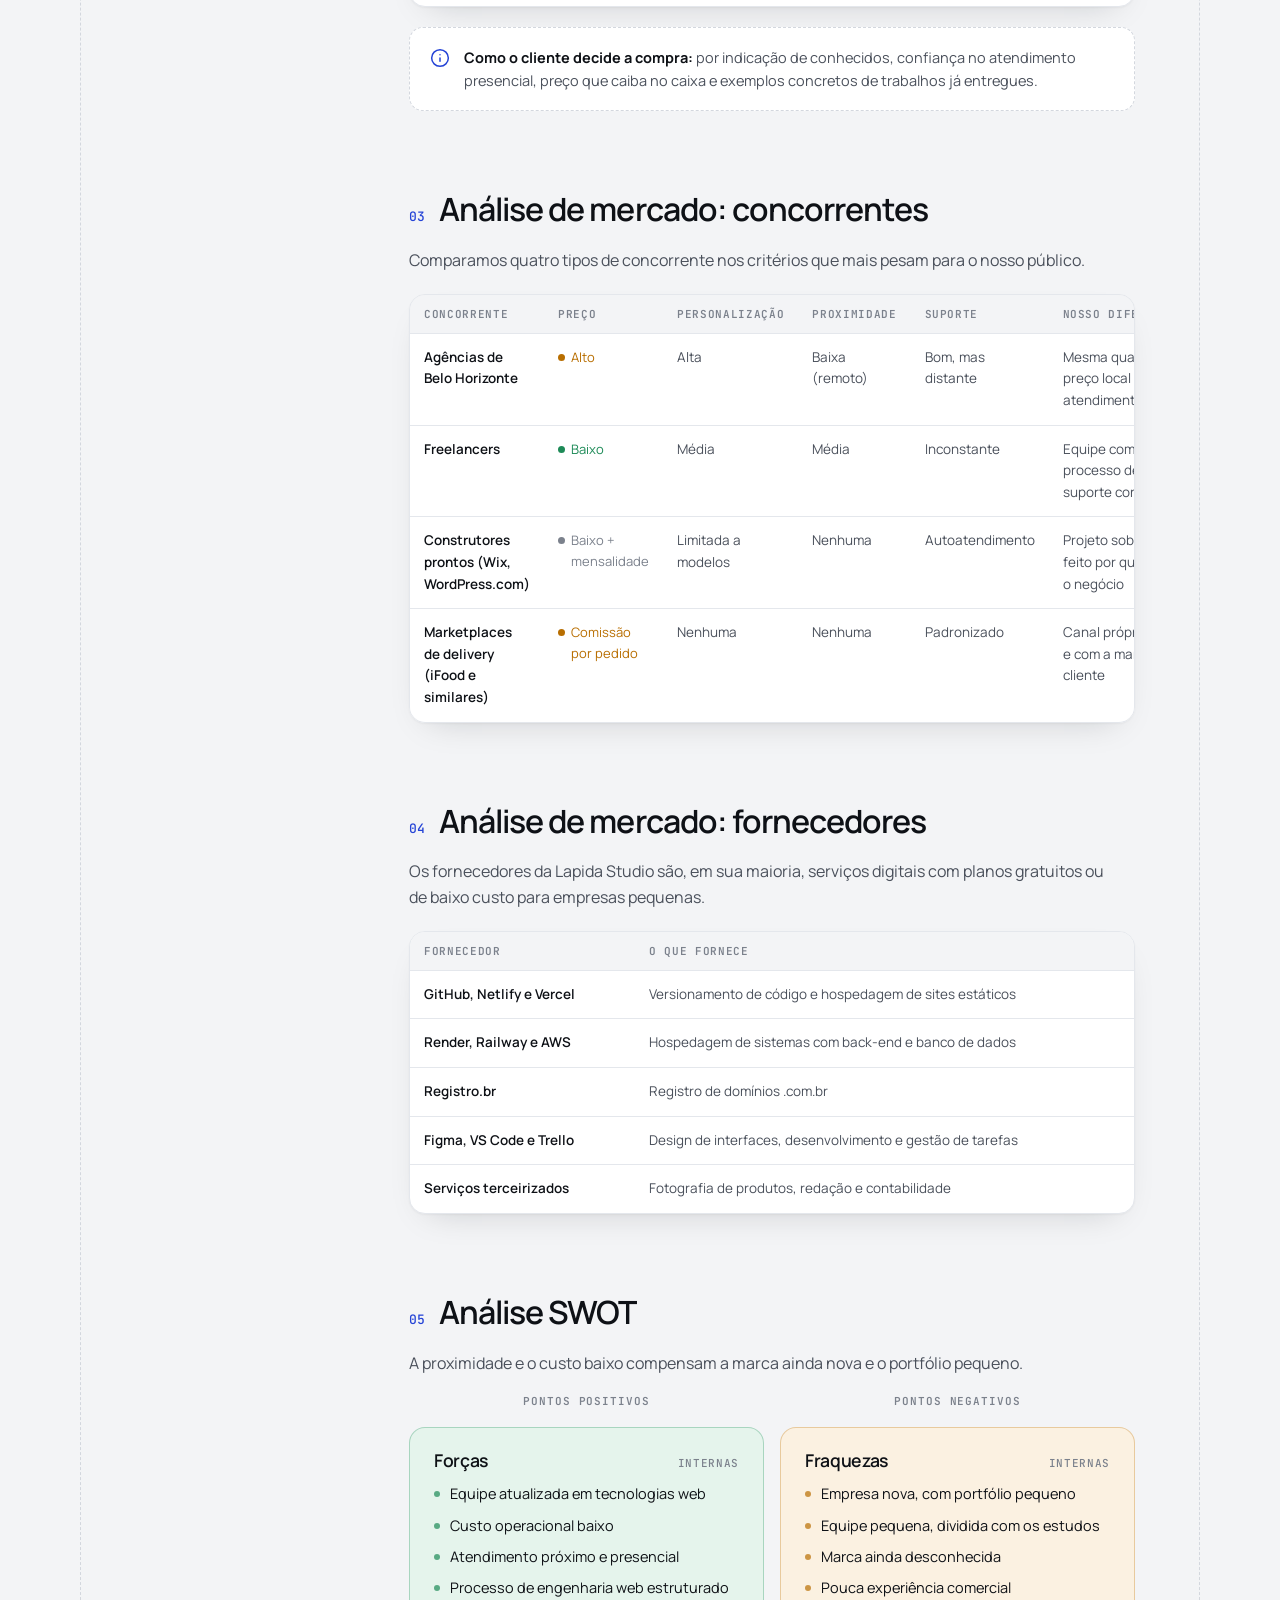
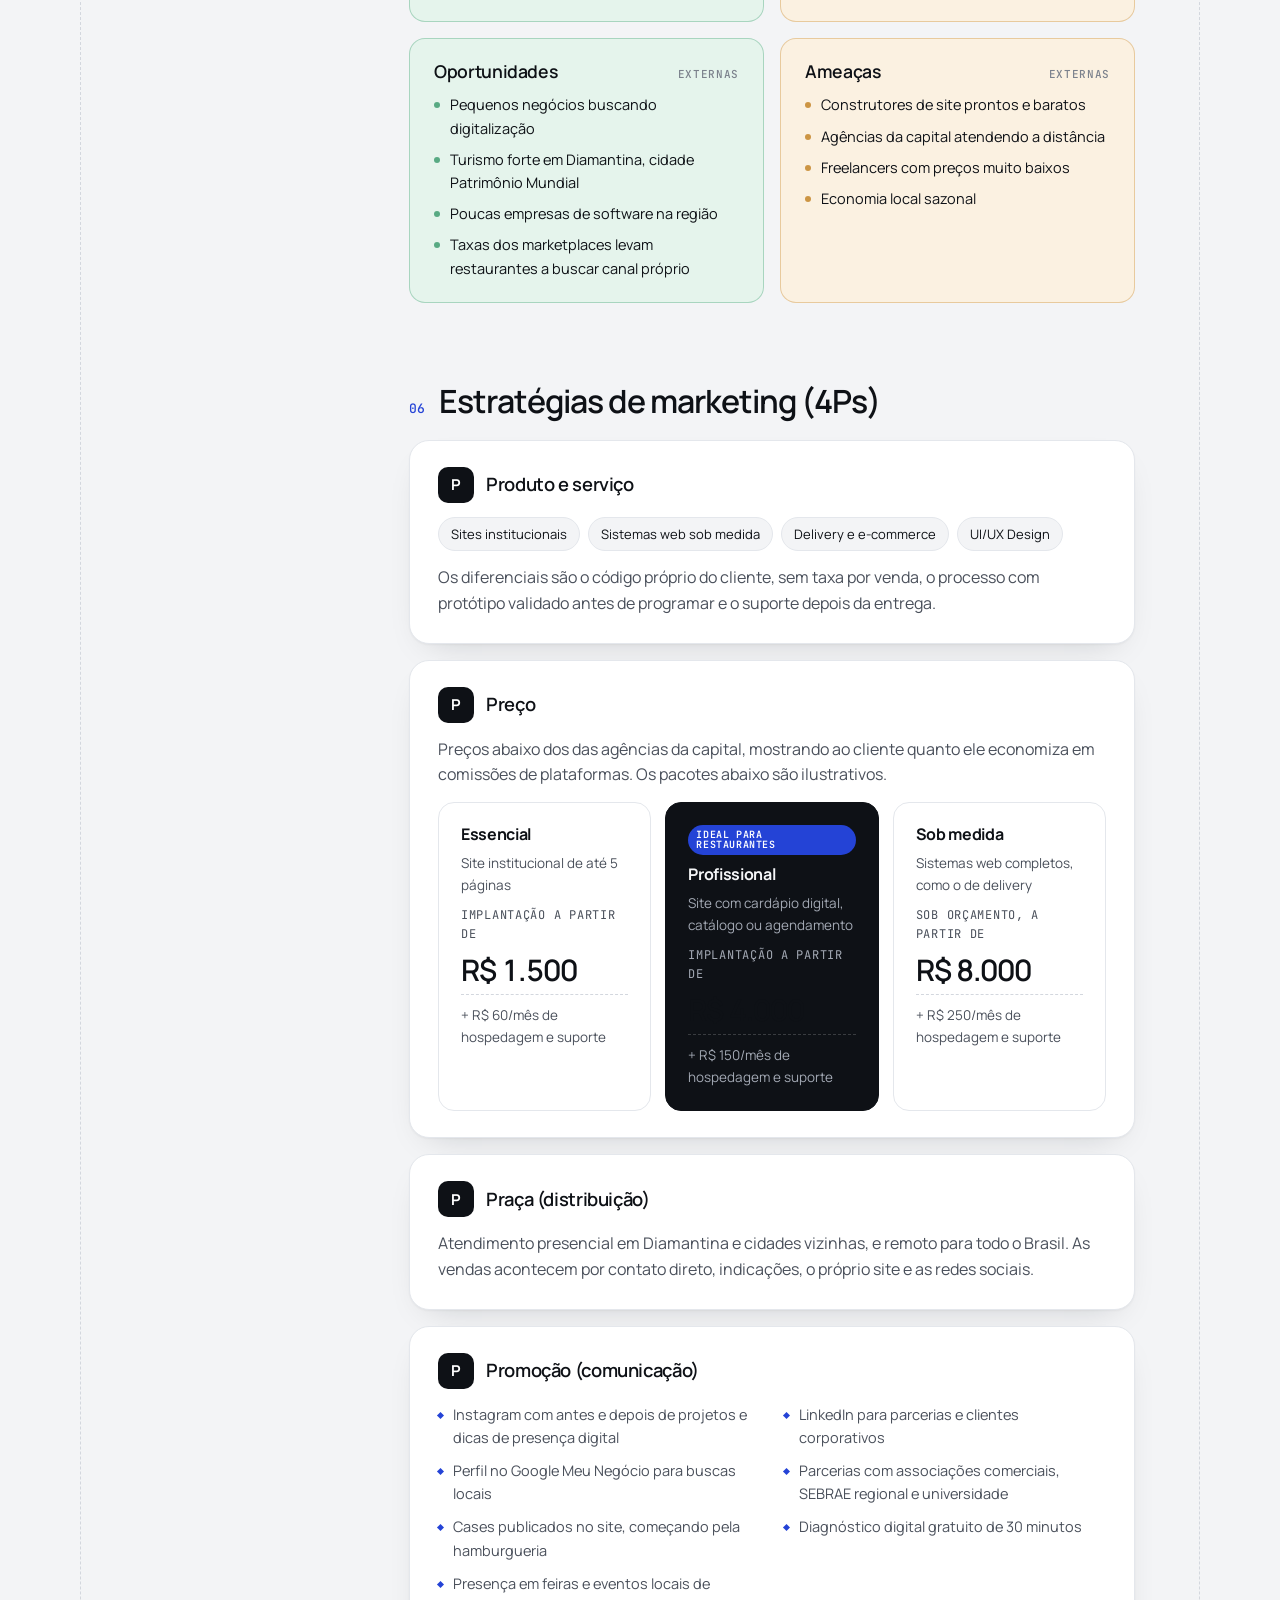
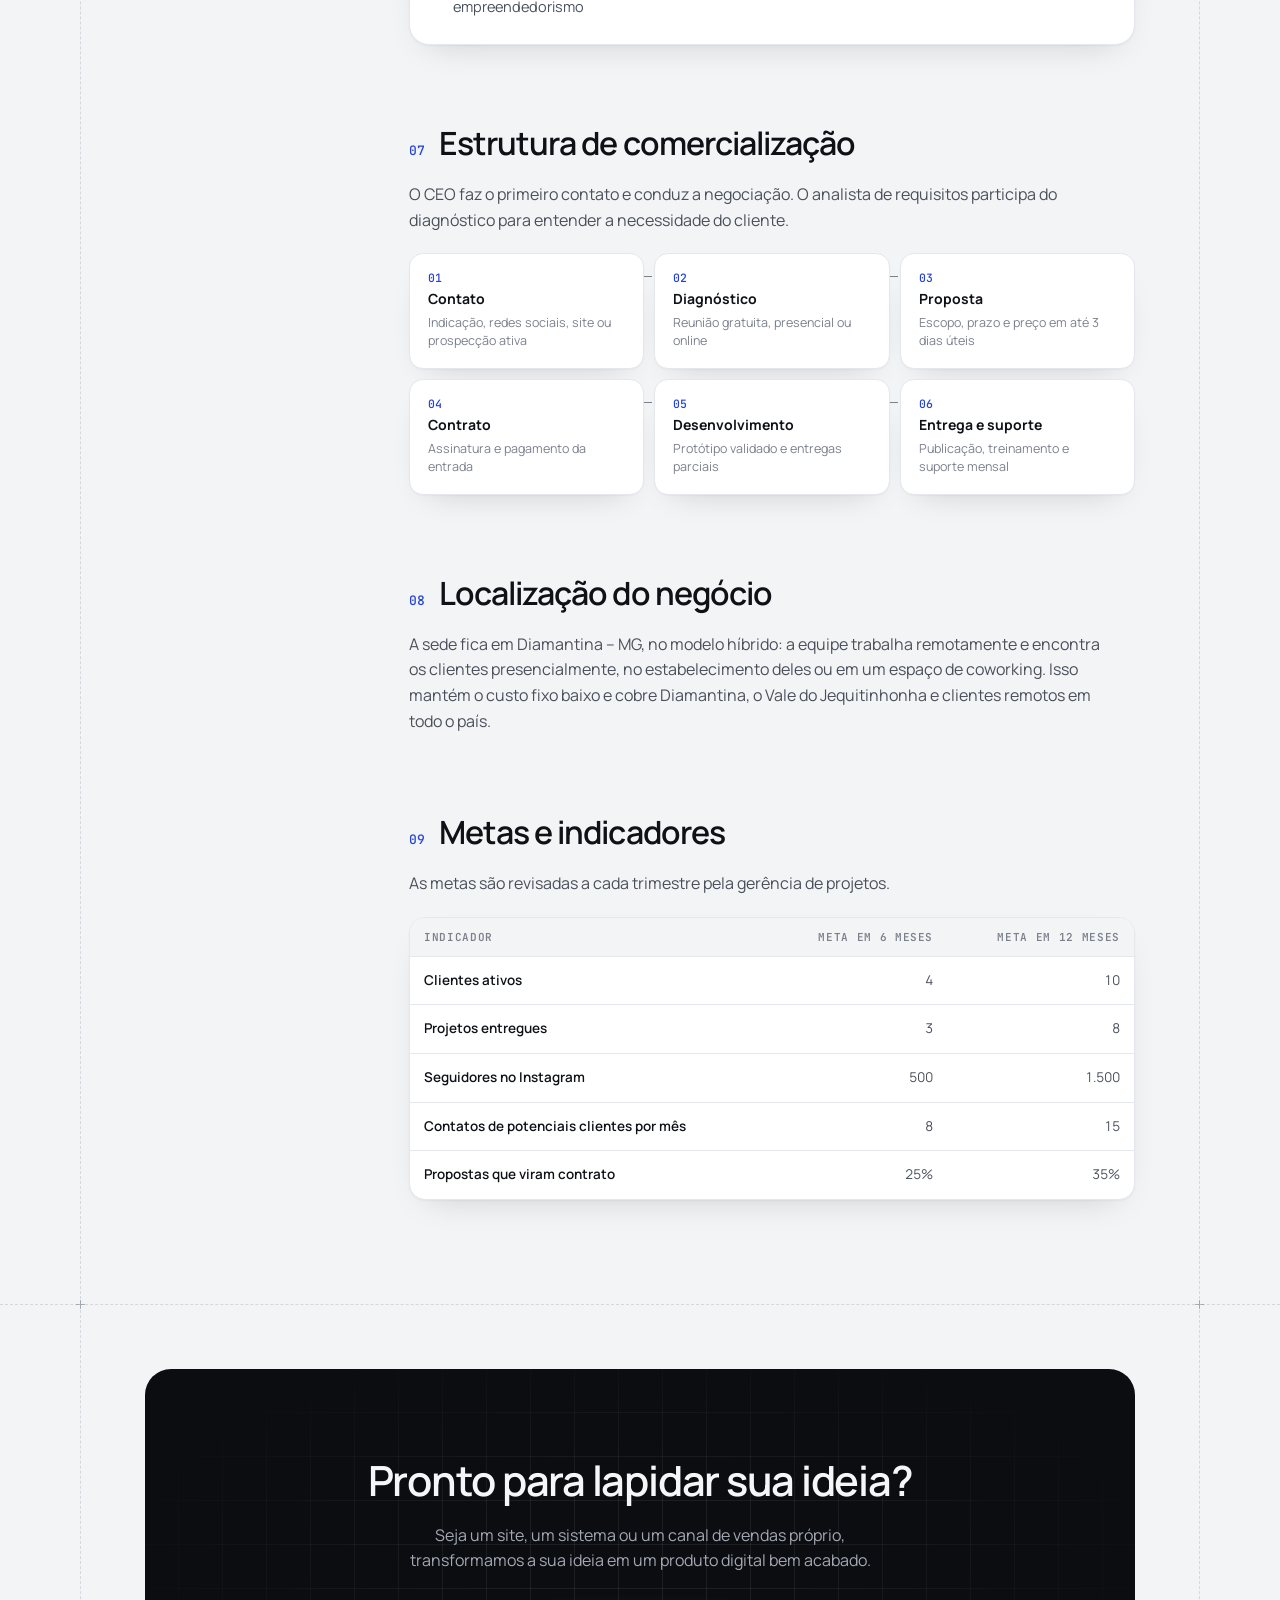
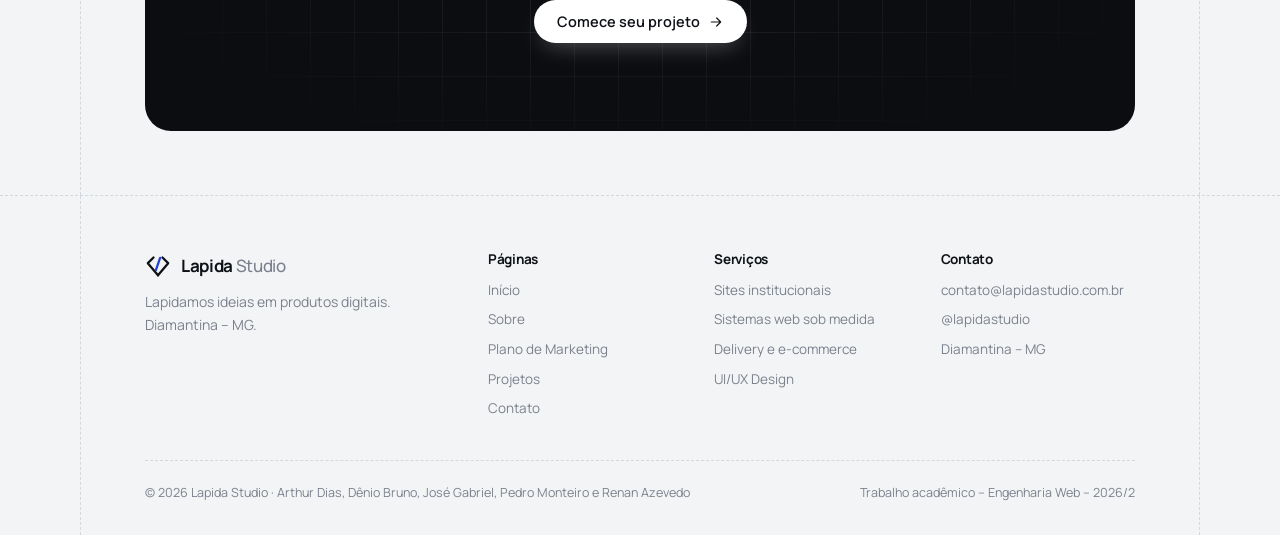
<file: marketing.html>
<!doctype html>
<html lang="pt-BR">
<head>
<meta charset="utf-8">
<meta name="viewport" content="width=device-width, initial-scale=1, viewport-fit=cover">
<title>Plano de Marketing · Lapida Studio</title>
<meta name="claude:viewport-fit-sides" content="cover">
<meta name="description" content="Plano de marketing da Lapida Studio no modelo SEBRAE/Dolabela.">
<link rel="icon" href="data:image/svg+xml,%3Csvg xmlns='http://www.w3.org/2000/svg' viewBox='0 0 32 32'%3E%3Crect width='32' height='32' rx='8' fill='%230E1116'/%3E%3Cg fill='none' stroke-linecap='round' stroke-linejoin='round' stroke-width='2.4'%3E%3Cpath d='M11.5 8 6 13.5 16 25M20.5 8 26 13.5 16 25' stroke='%23fff'/%3E%3Cpath d='M18.2 8.5 13.8 20.5' stroke='%236F86FF'/%3E%3C/g%3E%3C/svg%3E">
<link rel="preconnect" href="https://fonts.googleapis.com">
<link rel="preconnect" href="https://fonts.gstatic.com" crossorigin>
<link rel="stylesheet" href="https://fonts.googleapis.com/css2?family=JetBrains+Mono:wght@400;500;600&family=Manrope:wght@400;500;600;700&display=swap">
<link rel="stylesheet" href="css/style.css">
</head>
<body>
<a class="skip-link" href="#conteudo">Pular para o conteúdo</a>
<header class="site-header">
  <div class="wrap">
    <a class="logo" href="index.html" aria-label="Lapida Studio, página inicial"><svg viewBox="0 0 32 32" aria-hidden="true"><g fill="none" stroke-linecap="round" stroke-linejoin="round" stroke-width="2.8"><path d="M10.5 5.5 3.5 12.5 16 27.5" stroke="#0E1116"/><path d="M21.5 5.5 28.5 12.5 16 27.5" stroke="#0E1116"/><path d="M18.6 6 13.4 21" stroke="#2443D6"/></g></svg><span class="logo-word"><b>Lapida</b> Studio</span></a>
    <nav class="site-nav" id="site-nav" aria-label="Principal">
      <ul><li><a href="index.html">Início</a></li><li><a href="sobre.html">Sobre</a></li><li><a href="marketing.html" aria-current="page">Plano de Marketing</a></li><li><a href="projetos.html">Projetos</a></li><li><a href="contato.html">Contato</a></li></ul>
      <a class="btn btn-dark btn-sm" href="contato.html">Fale conosco</a>
    </nav>
    <button class="nav-toggle" type="button" aria-expanded="false" aria-controls="site-nav" aria-label="Abrir menu"><span></span></button>
  </div>
</header>
<main id="conteudo">
<section class="sec page-hero">
  <div class="wrap">
    <div class="grid-bg" aria-hidden="true"></div>
    <div class="hero-inner">
      <span class="pill pill--plain">Plano de Marketing · 2026–2027</span>
      <h1>Plano de Marketing da Lapida Studio</h1>
      <p class="hero-sub">Elaborado a partir do Manual de Plano de Negócio do SEBRAE e do livro “O Segredo de Luísa”, de Fernando Dolabela: primeiro a análise de mercado, depois as estratégias.</p>
    </div>
  </div>
</section>

<section class="sec">
  <div class="wrap doc-layout">
    <nav class="toc" aria-label="Seções do plano">
      <p>Neste plano</p>
      <a href="#sumario"><span>01</span>Sumário executivo</a>
      <a href="#clientes"><span>02</span>Clientes</a>
      <a href="#concorrentes"><span>03</span>Concorrentes</a>
      <a href="#fornecedores"><span>04</span>Fornecedores</a>
      <a href="#swot"><span>05</span>Análise SWOT</a>
      <a href="#estrategias"><span>06</span>Estratégias (4Ps)</a>
      <a href="#comercializacao"><span>07</span>Comercialização</a>
      <a href="#localizacao"><span>08</span>Localização</a>
      <a href="#metas"><span>09</span>Metas e indicadores</a>
    </nav>

    <div class="doc">
      <section id="sumario">
        <h2><span class="n">01</span>Sumário executivo</h2>
        <div class="card lead-box">
          <p>A Lapida Studio desenvolve sites e sistemas web sob medida para pequenos e médios negócios de Diamantina e do Vale do Jequitinhonha.</p>
          <p style="color:var(--ink-2);font-size:1rem">A proposta une atendimento próximo, presencial quando o cliente preferir, a soluções próprias sem taxa por venda, com preço acessível para o mercado local. O ponto de partida é o case do Sistema de Delivery para Hamburgueria. Missão, visão e valores estão na <a href="sobre.html">página Sobre</a>.</p>
        </div>
        <div class="kpis">
          <div class="card kpi"><b>10</b><span>clientes ativos em 12 meses</span></div>
          <div class="card kpi"><b>8</b><span>projetos entregues em 12 meses</span></div>
          <div class="card kpi"><b>35%</b><span>das propostas viram contrato</span></div>
        </div>
      </section>

      <section id="clientes">
        <h2><span class="n">02</span>Análise de mercado: clientes</h2>
        <p>O público-alvo são negócios que ainda dependem de WhatsApp, cadernos e redes sociais para vender. Eles querem uma presença profissional na internet sem pagar taxas altas a plataformas.</p>
        <div class="table-wrap">
          <table>
            <thead><tr><th>Segmento</th><th>Necessidade principal</th><th>Solução da Lapida</th></tr></thead>
            <tbody>
              <tr><td>Restaurantes, lanchonetes e delivery</td><td>Receber pedidos organizados sem pagar comissão por venda</td><td>Sistemas de pedido e cardápio digital próprios</td></tr>
              <tr><td>Pousadas e turismo</td><td>Ser encontrados por turistas e receber reservas</td><td>Sites institucionais bilíngues com contato e reserva</td></tr>
              <tr><td>Comércio local</td><td>Mostrar produtos e vender online</td><td>Catálogos e lojas virtuais simples</td></tr>
              <tr><td>Profissionais liberais</td><td>Credibilidade e agendamento</td><td>Sites pessoais com agendamento online</td></tr>
              <tr><td>Startups e projetos universitários</td><td>Transformar uma ideia em protótipo funcional</td><td>Protótipos e primeiras versões (MVP)</td></tr>
            </tbody>
          </table>
        </div>
        <div class="callout"><svg viewBox="0 0 24 24" fill="none" stroke="currentColor" stroke-width="1.8" stroke-linecap="round" stroke-linejoin="round" aria-hidden="true"><path d="M12 22a10 10 0 1 0 0-20 10 10 0 0 0 0 20zM12 16v-4M12 8h.01"/></svg><p><strong>Como o cliente decide a compra:</strong> por indicação de conhecidos, confiança no atendimento presencial, preço que caiba no caixa e exemplos concretos de trabalhos já entregues.</p></div>
      </section>

      <section id="concorrentes">
        <h2><span class="n">03</span>Análise de mercado: concorrentes</h2>
        <p>Comparamos quatro tipos de concorrente nos critérios que mais pesam para o nosso público.</p>
        <div class="table-wrap">
          <table>
            <thead><tr><th>Concorrente</th><th>Preço</th><th>Personalização</th><th>Proximidade</th><th>Suporte</th><th style="min-width:180px">Nosso diferencial</th></tr></thead>
            <tbody>
              <tr><td>Agências de Belo Horizonte</td><td><span class="lvl lvl-hi">Alto</span></td><td>Alta</td><td>Baixa (remoto)</td><td>Bom, mas distante</td><td>Mesma qualidade, preço local e atendimento presencial</td></tr>
              <tr><td>Freelancers</td><td><span class="lvl lvl-lo">Baixo</span></td><td>Média</td><td>Média</td><td>Inconstante</td><td>Equipe completa, processo definido e suporte contínuo</td></tr>
              <tr><td>Construtores prontos (Wix, WordPress.com)</td><td><span class="lvl lvl-mid">Baixo + mensalidade</span></td><td>Limitada a modelos</td><td>Nenhuma</td><td>Autoatendimento</td><td>Projeto sob medida, feito por quem conhece o negócio</td></tr>
              <tr><td>Marketplaces de delivery (iFood e similares)</td><td><span class="lvl lvl-hi">Comissão por pedido</span></td><td>Nenhuma</td><td>Nenhuma</td><td>Padronizado</td><td>Canal próprio, sem taxa e com a marca do cliente</td></tr>
            </tbody>
          </table>
        </div>
      </section>

      <section id="fornecedores">
        <h2><span class="n">04</span>Análise de mercado: fornecedores</h2>
        <p>Os fornecedores da Lapida Studio são, em sua maioria, serviços digitais com planos gratuitos ou de baixo custo para empresas pequenas.</p>
        <div class="table-wrap">
          <table>
            <thead><tr><th>Fornecedor</th><th>O que fornece</th></tr></thead>
            <tbody>
              <tr><td>GitHub, Netlify e Vercel</td><td>Versionamento de código e hospedagem de sites estáticos</td></tr>
              <tr><td>Render, Railway e AWS</td><td>Hospedagem de sistemas com back-end e banco de dados</td></tr>
              <tr><td>Registro.br</td><td>Registro de domínios .com.br</td></tr>
              <tr><td>Figma, VS Code e Trello</td><td>Design de interfaces, desenvolvimento e gestão de tarefas</td></tr>
              <tr><td>Serviços terceirizados</td><td>Fotografia de produtos, redação e contabilidade</td></tr>
            </tbody>
          </table>
        </div>
      </section>

      <section id="swot">
        <h2><span class="n">05</span>Análise SWOT</h2>
        <p>A proximidade e o custo baixo compensam a marca ainda nova e o portfólio pequeno.</p>
        <div class="swot-axis" aria-hidden="true"><span>Pontos positivos</span><span>Pontos negativos</span></div>
        <div class="swot">
          <div class="swot-q swot-pos"><header><h3>Forças</h3><span>Internas</span></header>
            <ul><li>Equipe atualizada em tecnologias web</li><li>Custo operacional baixo</li><li>Atendimento próximo e presencial</li><li>Processo de engenharia web estruturado</li></ul></div>
          <div class="swot-q swot-neg"><header><h3>Fraquezas</h3><span>Internas</span></header>
            <ul><li>Empresa nova, com portfólio pequeno</li><li>Equipe pequena, dividida com os estudos</li><li>Marca ainda desconhecida</li><li>Pouca experiência comercial</li></ul></div>
          <div class="swot-q swot-pos"><header><h3>Oportunidades</h3><span>Externas</span></header>
            <ul><li>Pequenos negócios buscando digitalização</li><li>Turismo forte em Diamantina, cidade Patrimônio Mundial</li><li>Poucas empresas de software na região</li><li>Taxas dos marketplaces levam restaurantes a buscar canal próprio</li></ul></div>
          <div class="swot-q swot-neg"><header><h3>Ameaças</h3><span>Externas</span></header>
            <ul><li>Construtores de site prontos e baratos</li><li>Agências da capital atendendo a distância</li><li>Freelancers com preços muito baixos</li><li>Economia local sazonal</li></ul></div>
        </div>
      </section>

      <section id="estrategias">
        <h2><span class="n">06</span>Estratégias de marketing (4Ps)</h2>
        <div class="ps">
          <article class="card p-block">
            <header><span class="p-letter">P</span><h3>Produto e serviço</h3></header>
            <div class="tags"><span>Sites institucionais</span><span>Sistemas web sob medida</span><span>Delivery e e-commerce</span><span>UI/UX Design</span></div>
            <p>Os diferenciais são o código próprio do cliente, sem taxa por venda, o processo com protótipo validado antes de programar e o suporte depois da entrega.</p>
          </article>
          <article class="card p-block">
            <header><span class="p-letter">P</span><h3>Preço</h3></header>
            <p>Preços abaixo dos das agências da capital, mostrando ao cliente quanto ele economiza em comissões de plataformas. Os pacotes abaixo são ilustrativos.</p>
            <div class="pricing">
              <div class="price">
                <h4>Essencial</h4>
                <p class="for">Site institucional de até 5 páginas</p>
                <span class="from">Implantação a partir de</span>
                <span class="amount">R$ 1.500</span>
                <p class="monthly">+ R$ 60/mês de hospedagem e suporte</p>
              </div>
              <div class="price price--feature">
                <span class="badge">Ideal para restaurantes</span>
                <h4>Profissional</h4>
                <p class="for">Site com cardápio digital, catálogo ou agendamento</p>
                <span class="from">Implantação a partir de</span>
                <span class="amount">R$ 4.000</span>
                <p class="monthly">+ R$ 150/mês de hospedagem e suporte</p>
              </div>
              <div class="price">
                <h4>Sob medida</h4>
                <p class="for">Sistemas web completos, como o de delivery</p>
                <span class="from">Sob orçamento, a partir de</span>
                <span class="amount">R$ 8.000</span>
                <p class="monthly">+ R$ 250/mês de hospedagem e suporte</p>
              </div>
            </div>
          </article>
          <article class="card p-block">
            <header><span class="p-letter">P</span><h3>Praça (distribuição)</h3></header>
            <p>Atendimento presencial em Diamantina e cidades vizinhas, e remoto para todo o Brasil. As vendas acontecem por contato direto, indicações, o próprio site e as redes sociais.</p>
          </article>
          <article class="card p-block">
            <header><span class="p-letter">P</span><h3>Promoção (comunicação)</h3></header>
            <ul class="plist">
              <li>Instagram com antes e depois de projetos e dicas de presença digital</li>
              <li>LinkedIn para parcerias e clientes corporativos</li>
              <li>Perfil no Google Meu Negócio para buscas locais</li>
              <li>Parcerias com associações comerciais, SEBRAE regional e universidade</li>
              <li>Cases publicados no site, começando pela hamburgueria</li>
              <li>Diagnóstico digital gratuito de 30 minutos</li>
              <li>Presença em feiras e eventos locais de empreendedorismo</li>
            </ul>
          </article>
        </div>
      </section>

      <section id="comercializacao">
        <h2><span class="n">07</span>Estrutura de comercialização</h2>
        <p>O CEO faz o primeiro contato e conduz a negociação. O analista de requisitos participa do diagnóstico para entender a necessidade do cliente.</p>
        <ol class="funnel">
          <li><b>Contato</b><span>Indicação, redes sociais, site ou prospecção ativa</span></li>
          <li><b>Diagnóstico</b><span>Reunião gratuita, presencial ou online</span></li>
          <li><b>Proposta</b><span>Escopo, prazo e preço em até 3 dias úteis</span></li>
          <li><b>Contrato</b><span>Assinatura e pagamento da entrada</span></li>
          <li><b>Desenvolvimento</b><span>Protótipo validado e entregas parciais</span></li>
          <li><b>Entrega e suporte</b><span>Publicação, treinamento e suporte mensal</span></li>
        </ol>
      </section>

      <section id="localizacao">
        <h2><span class="n">08</span>Localização do negócio</h2>
        <p>A sede fica em Diamantina – MG, no modelo híbrido: a equipe trabalha remotamente e encontra os clientes presencialmente, no estabelecimento deles ou em um espaço de coworking. Isso mantém o custo fixo baixo e cobre Diamantina, o Vale do Jequitinhonha e clientes remotos em todo o país.</p>
      </section>

      <section id="metas">
        <h2><span class="n">09</span>Metas e indicadores</h2>
        <p>As metas são revisadas a cada trimestre pela gerência de projetos.</p>
        <div class="table-wrap">
          <table>
            <thead><tr><th>Indicador</th><th class="num">Meta em 6 meses</th><th class="num">Meta em 12 meses</th></tr></thead>
            <tbody>
              <tr><td>Clientes ativos</td><td class="num">4</td><td class="num">10</td></tr>
              <tr><td>Projetos entregues</td><td class="num">3</td><td class="num">8</td></tr>
              <tr><td>Seguidores no Instagram</td><td class="num">500</td><td class="num">1.500</td></tr>
              <tr><td>Contatos de potenciais clientes por mês</td><td class="num">8</td><td class="num">15</td></tr>
              <tr><td>Propostas que viram contrato</td><td class="num">25%</td><td class="num">35%</td></tr>
            </tbody>
          </table>
        </div>
      </section>
    </div>
  </div>
</section>

<section class="sec cta-sec">
  <div class="wrap">
    <div class="cta">
      <div class="grid-bg" aria-hidden="true"></div>
      <h2>Pronto para lapidar sua ideia?</h2>
      <p>Seja um site, um sistema ou um canal de vendas próprio, transformamos a sua ideia em um produto digital bem acabado.</p>
      <a class="btn btn-light" href="contato.html">Comece seu projeto <svg viewBox="0 0 24 24" fill="none" stroke="currentColor" stroke-width="1.8" stroke-linecap="round" stroke-linejoin="round" aria-hidden="true"><path d="M5 12h14M13 6l6 6-6 6"/></svg></a>
    </div>
  </div>
</section>

</main>
<footer class="site-footer">
  <div class="wrap">
    <div class="foot-grid">
      <div class="foot-brand">
        <a class="logo" href="index.html"><svg viewBox="0 0 32 32" aria-hidden="true"><g fill="none" stroke-linecap="round" stroke-linejoin="round" stroke-width="2.8"><path d="M10.5 5.5 3.5 12.5 16 27.5" stroke="#0E1116"/><path d="M21.5 5.5 28.5 12.5 16 27.5" stroke="#0E1116"/><path d="M18.6 6 13.4 21" stroke="#2443D6"/></g></svg><span class="logo-word"><b>Lapida</b> Studio</span></a>
        <p>Lapidamos ideias em produtos digitais. Diamantina – MG.</p>
      </div>
      <div class="foot-col"><h4>Páginas</h4><ul>
        <li><a href="index.html">Início</a></li><li><a href="sobre.html">Sobre</a></li><li><a href="marketing.html">Plano de Marketing</a></li><li><a href="projetos.html">Projetos</a></li><li><a href="contato.html">Contato</a></li>
      </ul></div>
      <div class="foot-col"><h4>Serviços</h4><ul>
        <li>Sites institucionais</li><li>Sistemas web sob medida</li><li>Delivery e e-commerce</li><li>UI/UX Design</li>
      </ul></div>
      <div class="foot-col"><h4>Contato</h4><ul>
        <li>contato@lapidastudio.com.br</li><li>@lapidastudio</li><li>Diamantina – MG</li>
      </ul></div>
    </div>
    <div class="foot-bottom">
      <span>© 2026 Lapida Studio · Arthur Dias, Dênio Bruno, José Gabriel, Pedro Monteiro e Renan Azevedo</span>
      <span>Trabalho acadêmico – Engenharia Web – 2026/2</span>
    </div>
  </div>
</footer>
<script src="js/main.js"></script>
</body>
</html>
</file>
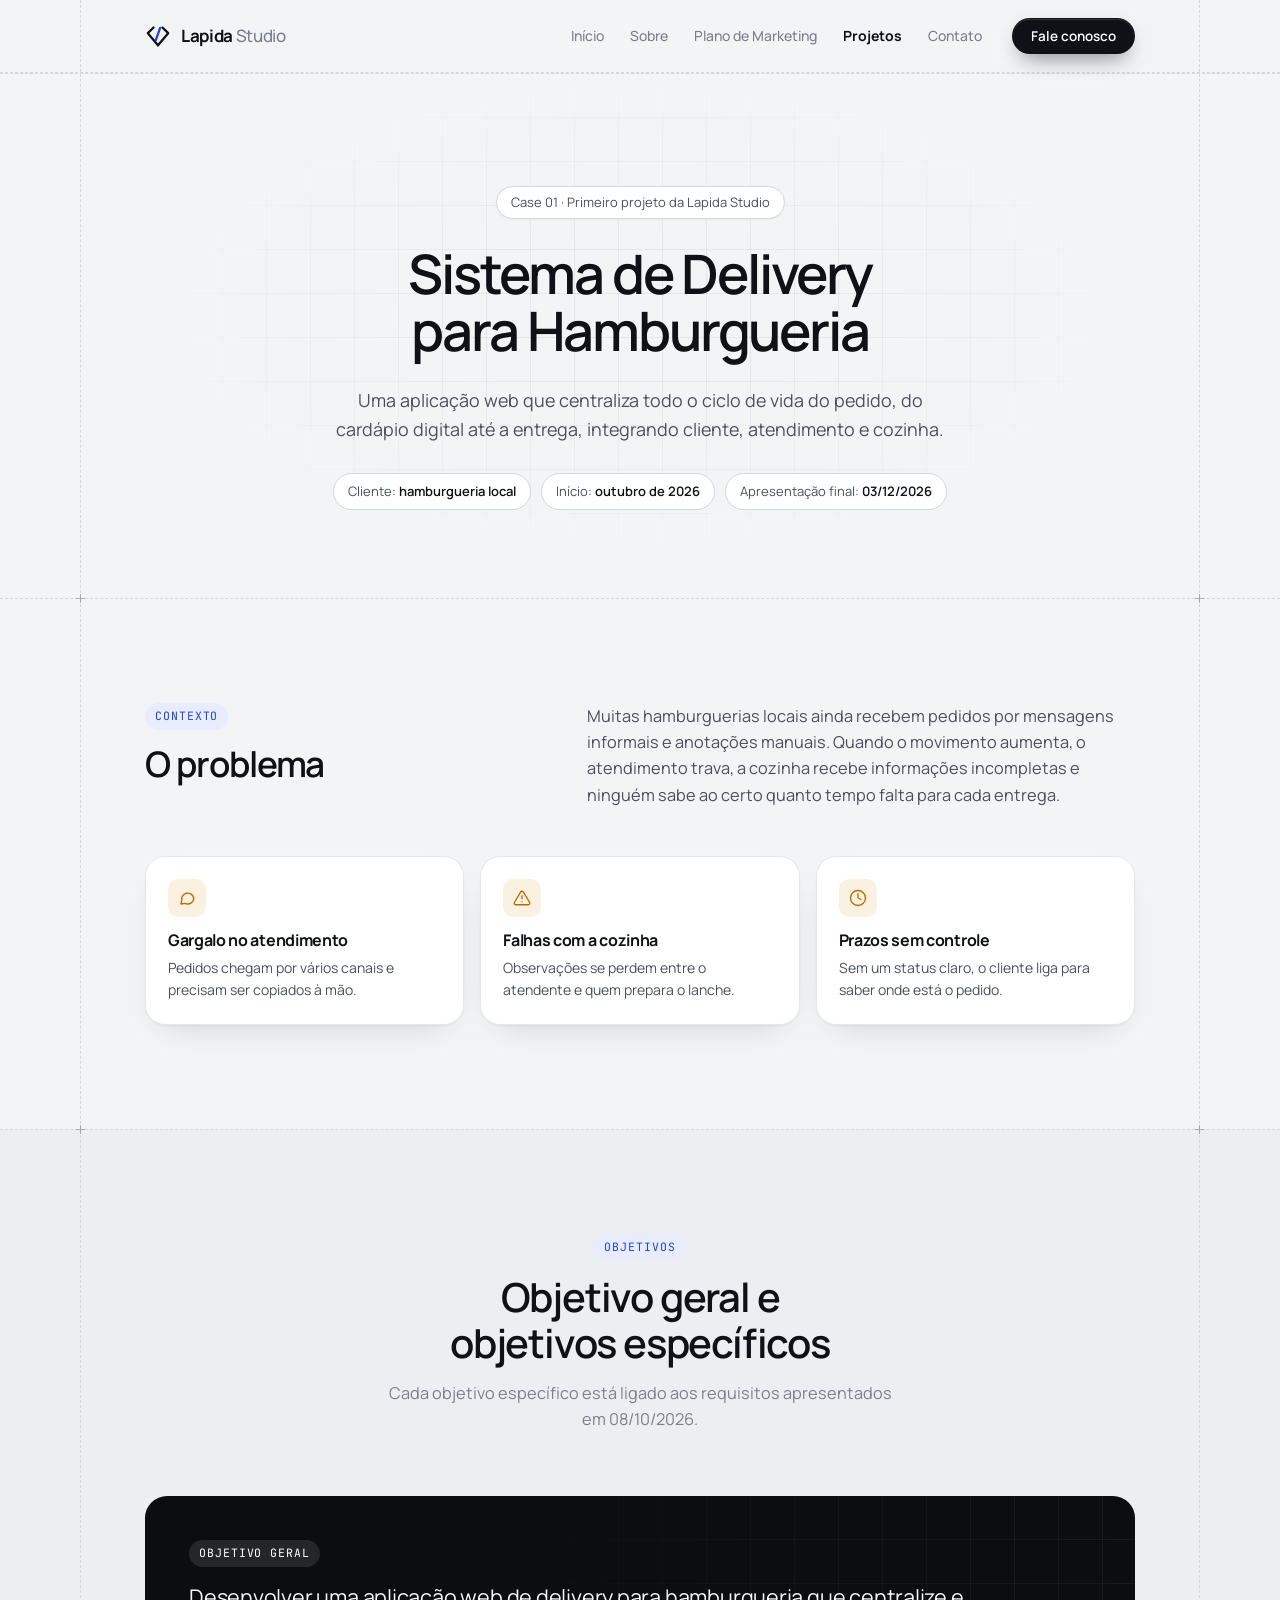
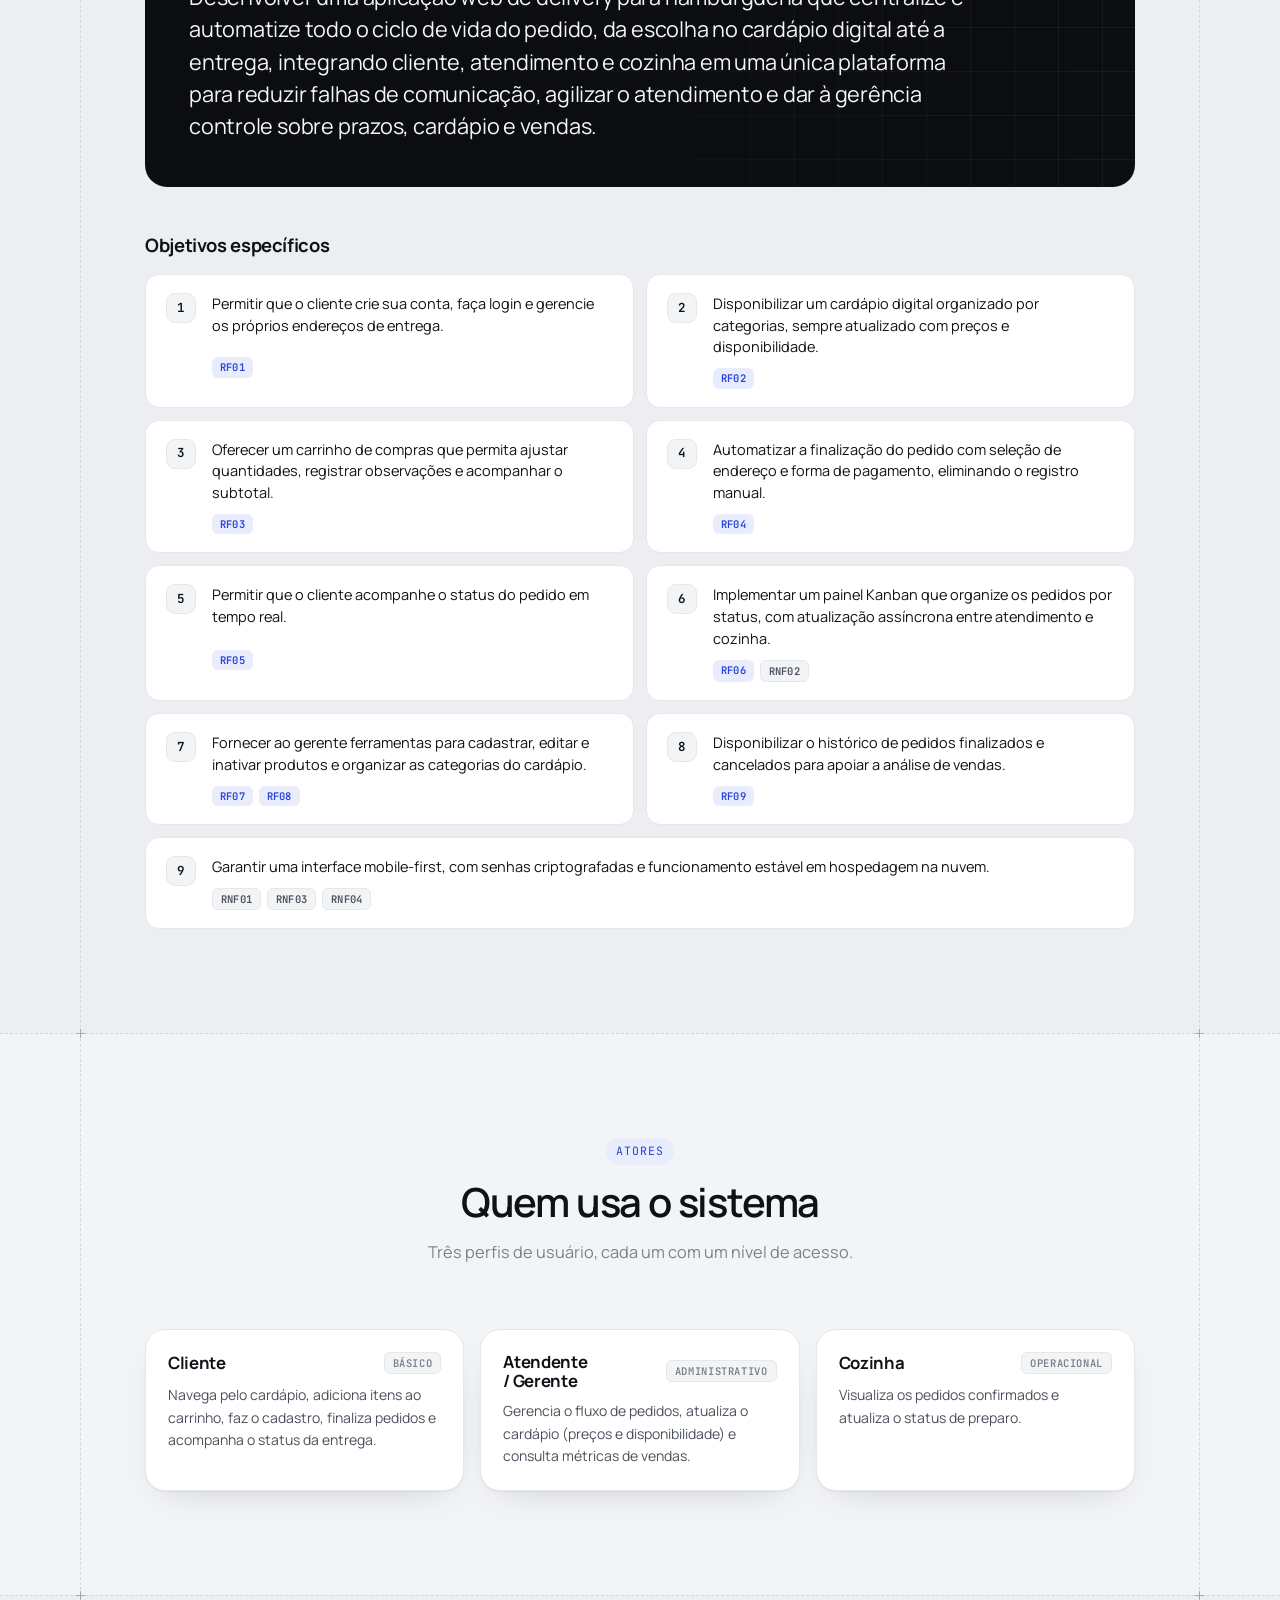
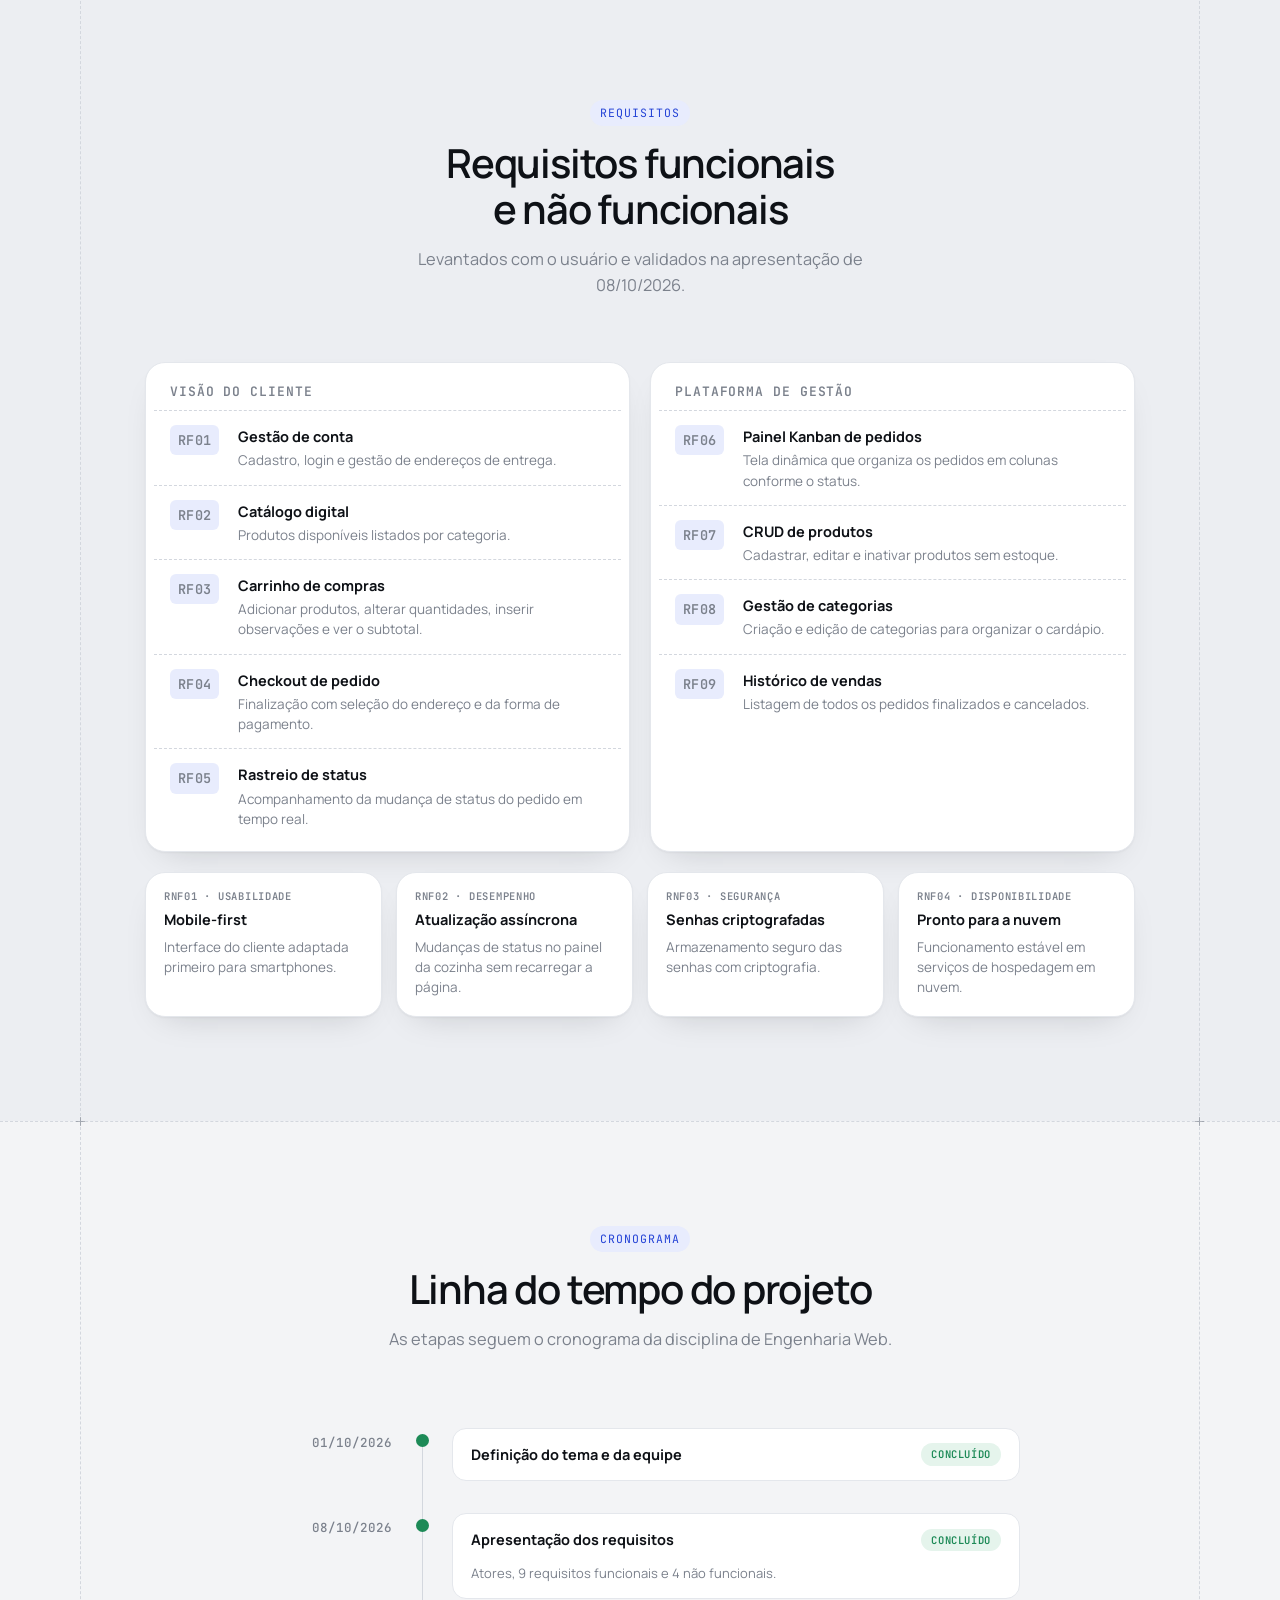
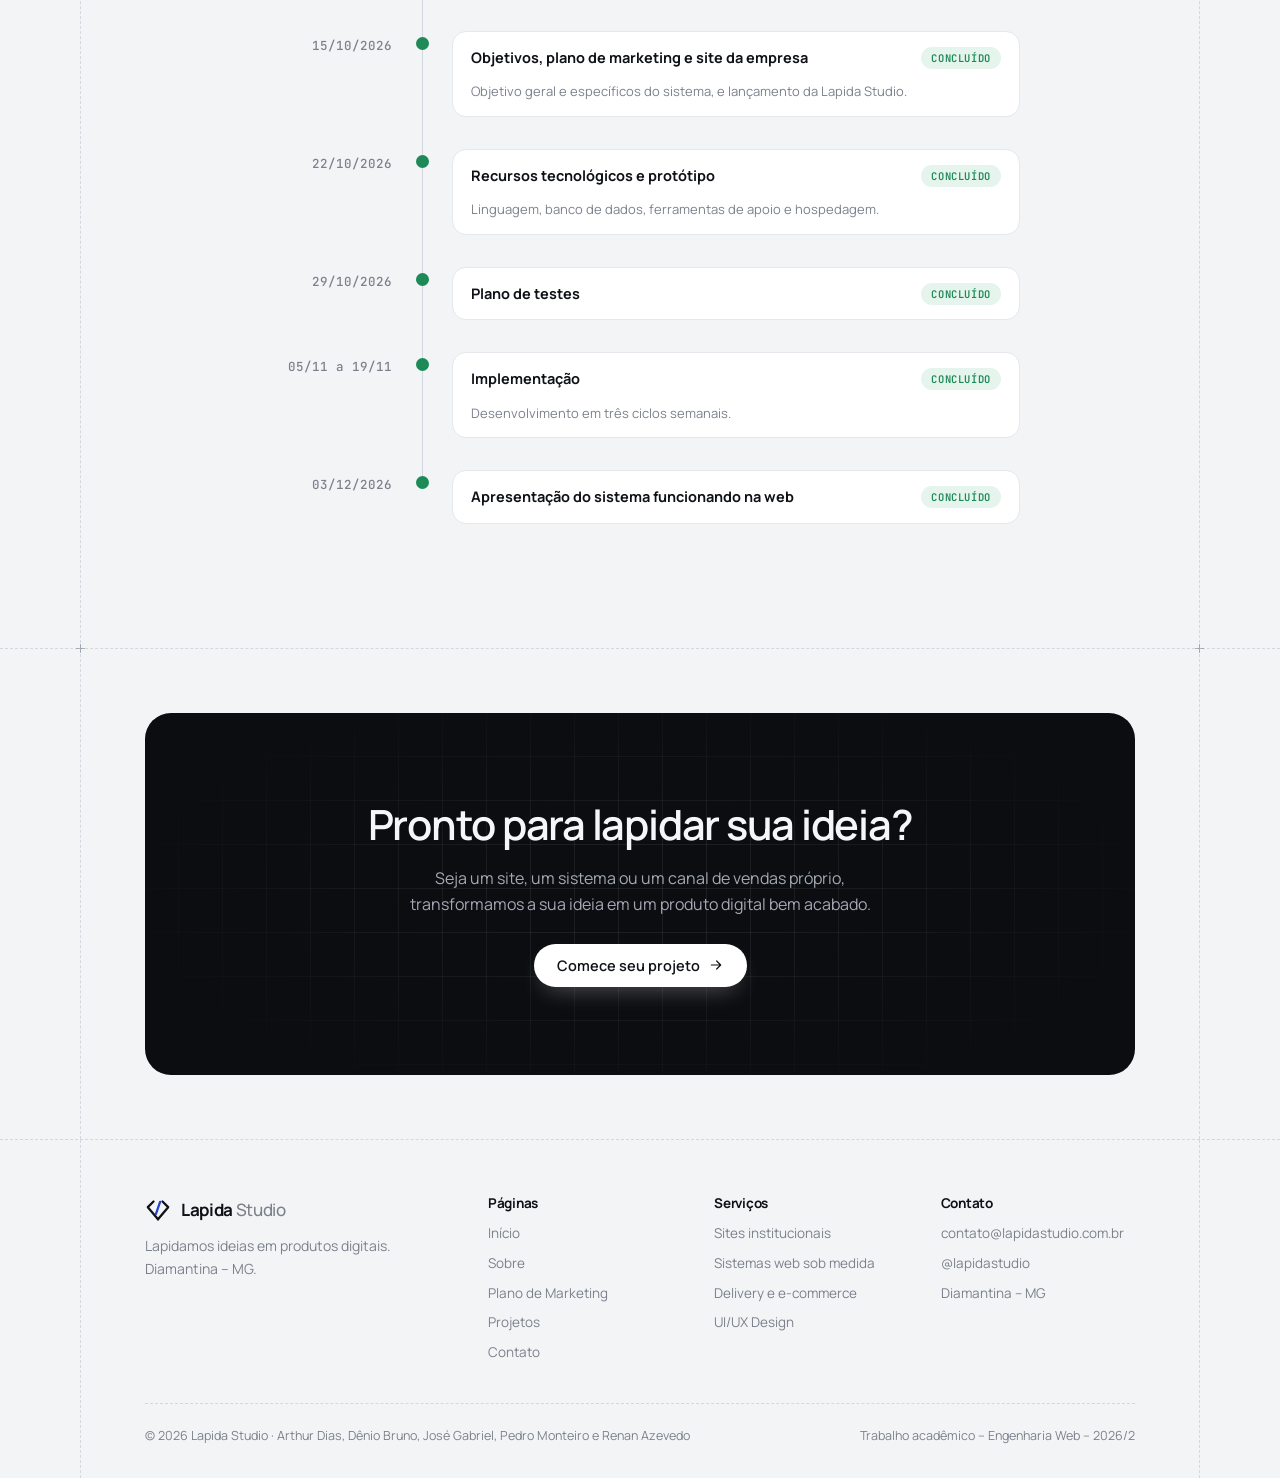
<file: projetos.html>
<!doctype html>
<html lang="pt-BR">
<head>
<meta charset="utf-8">
<meta name="viewport" content="width=device-width, initial-scale=1, viewport-fit=cover">
<title>Projetos · Lapida Studio</title>
<meta name="claude:viewport-fit-sides" content="cover">
<meta name="description" content="Sistema de Delivery para Hamburgueria: objetivos, requisitos e cronograma.">
<link rel="icon" href="data:image/svg+xml,%3Csvg xmlns='http://www.w3.org/2000/svg' viewBox='0 0 32 32'%3E%3Crect width='32' height='32' rx='8' fill='%230E1116'/%3E%3Cg fill='none' stroke-linecap='round' stroke-linejoin='round' stroke-width='2.4'%3E%3Cpath d='M11.5 8 6 13.5 16 25M20.5 8 26 13.5 16 25' stroke='%23fff'/%3E%3Cpath d='M18.2 8.5 13.8 20.5' stroke='%236F86FF'/%3E%3C/g%3E%3C/svg%3E">
<link rel="preconnect" href="https://fonts.googleapis.com">
<link rel="preconnect" href="https://fonts.gstatic.com" crossorigin>
<link rel="stylesheet" href="https://fonts.googleapis.com/css2?family=JetBrains+Mono:wght@400;500;600&family=Manrope:wght@400;500;600;700&display=swap">
<link rel="stylesheet" href="css/style.css">
</head>
<body>
<a class="skip-link" href="#conteudo">Pular para o conteúdo</a>
<header class="site-header">
  <div class="wrap">
    <a class="logo" href="index.html" aria-label="Lapida Studio, página inicial"><svg viewBox="0 0 32 32" aria-hidden="true"><g fill="none" stroke-linecap="round" stroke-linejoin="round" stroke-width="2.8"><path d="M10.5 5.5 3.5 12.5 16 27.5" stroke="#0E1116"/><path d="M21.5 5.5 28.5 12.5 16 27.5" stroke="#0E1116"/><path d="M18.6 6 13.4 21" stroke="#2443D6"/></g></svg><span class="logo-word"><b>Lapida</b> Studio</span></a>
    <nav class="site-nav" id="site-nav" aria-label="Principal">
      <ul><li><a href="index.html">Início</a></li><li><a href="sobre.html">Sobre</a></li><li><a href="marketing.html">Plano de Marketing</a></li><li><a href="projetos.html" aria-current="page">Projetos</a></li><li><a href="contato.html">Contato</a></li></ul>
      <a class="btn btn-dark btn-sm" href="contato.html">Fale conosco</a>
    </nav>
    <button class="nav-toggle" type="button" aria-expanded="false" aria-controls="site-nav" aria-label="Abrir menu"><span></span></button>
  </div>
</header>
<main id="conteudo">
<section class="sec page-hero">
  <div class="wrap">
    <div class="grid-bg" aria-hidden="true"></div>
    <div class="hero-inner">
      <span class="pill pill--plain">Case 01 · Primeiro projeto da Lapida Studio</span>
      <h1>Sistema de Delivery para Hamburgueria</h1>
      <p class="hero-sub">Uma aplicação web que centraliza todo o ciclo de vida do pedido, do cardápio digital até a entrega, integrando cliente, atendimento e cozinha.</p>
      <div class="meta-row">
        <span>Cliente: <b>hamburgueria local</b></span>
        <span>Início: <b>outubro de 2026</b></span>
        <span>Apresentação final: <b>03/12/2026</b></span>
      </div>
    </div>
  </div>
</section>

<section class="sec" aria-labelledby="ctx-title">
  <div class="wrap">
    <div class="split">
      <div class="split-head">
        <span class="eyebrow" style="justify-self:start">Contexto</span>
        <h2 id="ctx-title">O problema</h2>
      </div>
      <div class="prose">
        <p>Muitas hamburguerias locais ainda recebem pedidos por mensagens informais e anotações manuais. Quando o movimento aumenta, o atendimento trava, a cozinha recebe informações incompletas e ninguém sabe ao certo quanto tempo falta para cada entrega.</p>
      </div>
    </div>
    <div class="pains">
      <article class="card pain" data-reveal><span class="value-icon"><svg viewBox="0 0 24 24" fill="none" stroke="currentColor" stroke-width="1.8" stroke-linecap="round" stroke-linejoin="round" aria-hidden="true"><path d="M21 12a8 8 0 0 1-11.6 7.1L4 20l1-4.6A8 8 0 1 1 21 12z"/></svg></span><h3>Gargalo no atendimento</h3><p>Pedidos chegam por vários canais e precisam ser copiados à mão.</p></article>
      <article class="card pain" data-reveal><span class="value-icon"><svg viewBox="0 0 24 24" fill="none" stroke="currentColor" stroke-width="1.8" stroke-linecap="round" stroke-linejoin="round" aria-hidden="true"><path d="M10.3 3.9 1.8 18a2 2 0 0 0 1.7 3h17a2 2 0 0 0 1.7-3L13.7 3.9a2 2 0 0 0-3.4 0zM12 9v4M12 17h.01"/></svg></span><h3>Falhas com a cozinha</h3><p>Observações se perdem entre o atendente e quem prepara o lanche.</p></article>
      <article class="card pain" data-reveal><span class="value-icon"><svg viewBox="0 0 24 24" fill="none" stroke="currentColor" stroke-width="1.8" stroke-linecap="round" stroke-linejoin="round" aria-hidden="true"><path d="M12 22a10 10 0 1 0 0-20 10 10 0 0 0 0 20zM12 6v6l4 2"/></svg></span><h3>Prazos sem controle</h3><p>Sem um status claro, o cliente liga para saber onde está o pedido.</p></article>
    </div>
  </div>
</section>

<section class="sec sec--band" aria-labelledby="obj-title">
  <div class="wrap">
    <div class="sec-head">
      <span class="eyebrow">Objetivos</span>
      <h2 id="obj-title">Objetivo geral e objetivos específicos</h2>
      <p>Cada objetivo específico está ligado aos requisitos apresentados em 08/10/2026.</p>
    </div>
    <div class="goal" data-reveal>
      <div class="grid-bg" aria-hidden="true"></div>
      <span class="eyebrow">Objetivo geral</span>
      <p>Desenvolver uma aplicação web de delivery para hamburgueria que centralize e automatize todo o ciclo de vida do pedido, da escolha no cardápio digital até a entrega, integrando cliente, atendimento e cozinha em uma única plataforma para reduzir falhas de comunicação, agilizar o atendimento e dar à gerência controle sobre prazos, cardápio e vendas.</p>
    </div>
    <h3 style="margin:48px 0 18px;font-size:1.15rem">Objetivos específicos</h3>
    <ol class="objectives">
      <li><p>Permitir que o cliente crie sua conta, faça login e gerencie os próprios endereços de entrega.</p><div class="chips"><span class="chip">RF01</span></div></li>
      <li><p>Disponibilizar um cardápio digital organizado por categorias, sempre atualizado com preços e disponibilidade.</p><div class="chips"><span class="chip">RF02</span></div></li>
      <li><p>Oferecer um carrinho de compras que permita ajustar quantidades, registrar observações e acompanhar o subtotal.</p><div class="chips"><span class="chip">RF03</span></div></li>
      <li><p>Automatizar a finalização do pedido com seleção de endereço e forma de pagamento, eliminando o registro manual.</p><div class="chips"><span class="chip">RF04</span></div></li>
      <li><p>Permitir que o cliente acompanhe o status do pedido em tempo real.</p><div class="chips"><span class="chip">RF05</span></div></li>
      <li><p>Implementar um painel Kanban que organize os pedidos por status, com atualização assíncrona entre atendimento e cozinha.</p><div class="chips"><span class="chip">RF06</span><span class="chip chip--nf">RNF02</span></div></li>
      <li><p>Fornecer ao gerente ferramentas para cadastrar, editar e inativar produtos e organizar as categorias do cardápio.</p><div class="chips"><span class="chip">RF07</span><span class="chip">RF08</span></div></li>
      <li><p>Disponibilizar o histórico de pedidos finalizados e cancelados para apoiar a análise de vendas.</p><div class="chips"><span class="chip">RF09</span></div></li>
      <li><p>Garantir uma interface mobile-first, com senhas criptografadas e funcionamento estável em hospedagem na nuvem.</p><div class="chips"><span class="chip chip--nf">RNF01</span><span class="chip chip--nf">RNF03</span><span class="chip chip--nf">RNF04</span></div></li>
    </ol>
  </div>
</section>

<section class="sec" aria-labelledby="actors-title">
  <div class="wrap">
    <div class="sec-head">
      <span class="eyebrow">Atores</span>
      <h2 id="actors-title">Quem usa o sistema</h2>
      <p>Três perfis de usuário, cada um com um nível de acesso.</p>
    </div>
    <div class="actors">
      <article class="card actor" data-reveal><header><h3>Cliente</h3><span class="access">Básico</span></header><p>Navega pelo cardápio, adiciona itens ao carrinho, faz o cadastro, finaliza pedidos e acompanha o status da entrega.</p></article>
      <article class="card actor" data-reveal><header><h3>Atendente / Gerente</h3><span class="access">Administrativo</span></header><p>Gerencia o fluxo de pedidos, atualiza o cardápio (preços e disponibilidade) e consulta métricas de vendas.</p></article>
      <article class="card actor" data-reveal><header><h3>Cozinha</h3><span class="access">Operacional</span></header><p>Visualiza os pedidos confirmados e atualiza o status de preparo.</p></article>
    </div>
  </div>
</section>

<section class="sec sec--band" aria-labelledby="req-title">
  <div class="wrap">
    <div class="sec-head">
      <span class="eyebrow">Requisitos</span>
      <h2 id="req-title">Requisitos funcionais e não funcionais</h2>
      <p>Levantados com o usuário e validados na apresentação de 08/10/2026.</p>
    </div>
    <div class="req-groups">
      <div class="card req-group" data-reveal>
        <h3>Visão do cliente</h3>
        <div class="req"><span class="chip">RF01</span><b>Gestão de conta</b><span>Cadastro, login e gestão de endereços de entrega.</span></div>
        <div class="req"><span class="chip">RF02</span><b>Catálogo digital</b><span>Produtos disponíveis listados por categoria.</span></div>
        <div class="req"><span class="chip">RF03</span><b>Carrinho de compras</b><span>Adicionar produtos, alterar quantidades, inserir observações e ver o subtotal.</span></div>
        <div class="req"><span class="chip">RF04</span><b>Checkout de pedido</b><span>Finalização com seleção do endereço e da forma de pagamento.</span></div>
        <div class="req"><span class="chip">RF05</span><b>Rastreio de status</b><span>Acompanhamento da mudança de status do pedido em tempo real.</span></div>
      </div>
      <div class="card req-group" data-reveal>
        <h3>Plataforma de gestão</h3>
        <div class="req"><span class="chip">RF06</span><b>Painel Kanban de pedidos</b><span>Tela dinâmica que organiza os pedidos em colunas conforme o status.</span></div>
        <div class="req"><span class="chip">RF07</span><b>CRUD de produtos</b><span>Cadastrar, editar e inativar produtos sem estoque.</span></div>
        <div class="req"><span class="chip">RF08</span><b>Gestão de categorias</b><span>Criação e edição de categorias para organizar o cardápio.</span></div>
        <div class="req"><span class="chip">RF09</span><b>Histórico de vendas</b><span>Listagem de todos os pedidos finalizados e cancelados.</span></div>
      </div>
    </div>
    <div class="nfr">
      <div class="card" data-reveal><span class="cat">RNF01 · Usabilidade</span><b>Mobile-first</b><p>Interface do cliente adaptada primeiro para smartphones.</p></div>
      <div class="card" data-reveal><span class="cat">RNF02 · Desempenho</span><b>Atualização assíncrona</b><p>Mudanças de status no painel da cozinha sem recarregar a página.</p></div>
      <div class="card" data-reveal><span class="cat">RNF03 · Segurança</span><b>Senhas criptografadas</b><p>Armazenamento seguro das senhas com criptografia.</p></div>
      <div class="card" data-reveal><span class="cat">RNF04 · Disponibilidade</span><b>Pronto para a nuvem</b><p>Funcionamento estável em serviços de hospedagem em nuvem.</p></div>
    </div>
  </div>
</section>

<section class="sec" aria-labelledby="tl-title">
  <div class="wrap">
    <div class="sec-head">
      <span class="eyebrow">Cronograma</span>
      <h2 id="tl-title">Linha do tempo do projeto</h2>
      <p>As etapas seguem o cronograma da disciplina de Engenharia Web.</p>
    </div>
    <ol class="timeline">
      <li class="tl done" data-start="2026-10-01" data-end="2026-10-01"><span class="tl-date">01/10/2026</span><span class="tl-rail"><span class="tl-dot"></span></span><div class="tl-body"><div class="tl-card"><b>Definição do tema e da equipe</b><span class="status">Concluído</span></div></div></li>
      <li class="tl done" data-start="2026-10-08" data-end="2026-10-08"><span class="tl-date">08/10/2026</span><span class="tl-rail"><span class="tl-dot"></span></span><div class="tl-body"><div class="tl-card"><b>Apresentação dos requisitos</b><span class="status">Concluído</span><p>Atores, 9 requisitos funcionais e 4 não funcionais.</p></div></div></li>
      <li class="tl now" data-start="2026-10-09" data-end="2026-10-15"><span class="tl-date">15/10/2026</span><span class="tl-rail"><span class="tl-dot"></span></span><div class="tl-body"><div class="tl-card"><b>Objetivos, plano de marketing e site da empresa</b><span class="status">Em andamento</span><p>Objetivo geral e específicos do sistema, e lançamento da Lapida Studio.</p></div></div></li>
      <li class="tl" data-start="2026-10-16" data-end="2026-10-22"><span class="tl-date">22/10/2026</span><span class="tl-rail"><span class="tl-dot"></span></span><div class="tl-body"><div class="tl-card"><b>Recursos tecnológicos e protótipo</b><span class="status">Previsto</span><p>Linguagem, banco de dados, ferramentas de apoio e hospedagem.</p></div></div></li>
      <li class="tl" data-start="2026-10-23" data-end="2026-10-29"><span class="tl-date">29/10/2026</span><span class="tl-rail"><span class="tl-dot"></span></span><div class="tl-body"><div class="tl-card"><b>Plano de testes</b><span class="status">Previsto</span></div></div></li>
      <li class="tl" data-start="2026-10-30" data-end="2026-11-19"><span class="tl-date">05/11 a 19/11</span><span class="tl-rail"><span class="tl-dot"></span></span><div class="tl-body"><div class="tl-card"><b>Implementação</b><span class="status">Previsto</span><p>Desenvolvimento em três ciclos semanais.</p></div></div></li>
      <li class="tl" data-start="2026-11-20" data-end="2026-12-03"><span class="tl-date">03/12/2026</span><span class="tl-rail"><span class="tl-dot"></span></span><div class="tl-body"><div class="tl-card"><b>Apresentação do sistema funcionando na web</b><span class="status">Previsto</span></div></div></li>
    </ol>
  </div>
</section>

<section class="sec cta-sec">
  <div class="wrap">
    <div class="cta">
      <div class="grid-bg" aria-hidden="true"></div>
      <h2>Pronto para lapidar sua ideia?</h2>
      <p>Seja um site, um sistema ou um canal de vendas próprio, transformamos a sua ideia em um produto digital bem acabado.</p>
      <a class="btn btn-light" href="contato.html">Comece seu projeto <svg viewBox="0 0 24 24" fill="none" stroke="currentColor" stroke-width="1.8" stroke-linecap="round" stroke-linejoin="round" aria-hidden="true"><path d="M5 12h14M13 6l6 6-6 6"/></svg></a>
    </div>
  </div>
</section>

</main>
<footer class="site-footer">
  <div class="wrap">
    <div class="foot-grid">
      <div class="foot-brand">
        <a class="logo" href="index.html"><svg viewBox="0 0 32 32" aria-hidden="true"><g fill="none" stroke-linecap="round" stroke-linejoin="round" stroke-width="2.8"><path d="M10.5 5.5 3.5 12.5 16 27.5" stroke="#0E1116"/><path d="M21.5 5.5 28.5 12.5 16 27.5" stroke="#0E1116"/><path d="M18.6 6 13.4 21" stroke="#2443D6"/></g></svg><span class="logo-word"><b>Lapida</b> Studio</span></a>
        <p>Lapidamos ideias em produtos digitais. Diamantina – MG.</p>
      </div>
      <div class="foot-col"><h4>Páginas</h4><ul>
        <li><a href="index.html">Início</a></li><li><a href="sobre.html">Sobre</a></li><li><a href="marketing.html">Plano de Marketing</a></li><li><a href="projetos.html">Projetos</a></li><li><a href="contato.html">Contato</a></li>
      </ul></div>
      <div class="foot-col"><h4>Serviços</h4><ul>
        <li>Sites institucionais</li><li>Sistemas web sob medida</li><li>Delivery e e-commerce</li><li>UI/UX Design</li>
      </ul></div>
      <div class="foot-col"><h4>Contato</h4><ul>
        <li>contato@lapidastudio.com.br</li><li>@lapidastudio</li><li>Diamantina – MG</li>
      </ul></div>
    </div>
    <div class="foot-bottom">
      <span>© 2026 Lapida Studio · Arthur Dias, Dênio Bruno, José Gabriel, Pedro Monteiro e Renan Azevedo</span>
      <span>Trabalho acadêmico – Engenharia Web – 2026/2</span>
    </div>
  </div>
</footer>
<script src="js/main.js"></script>
</body>
</html>
</file>
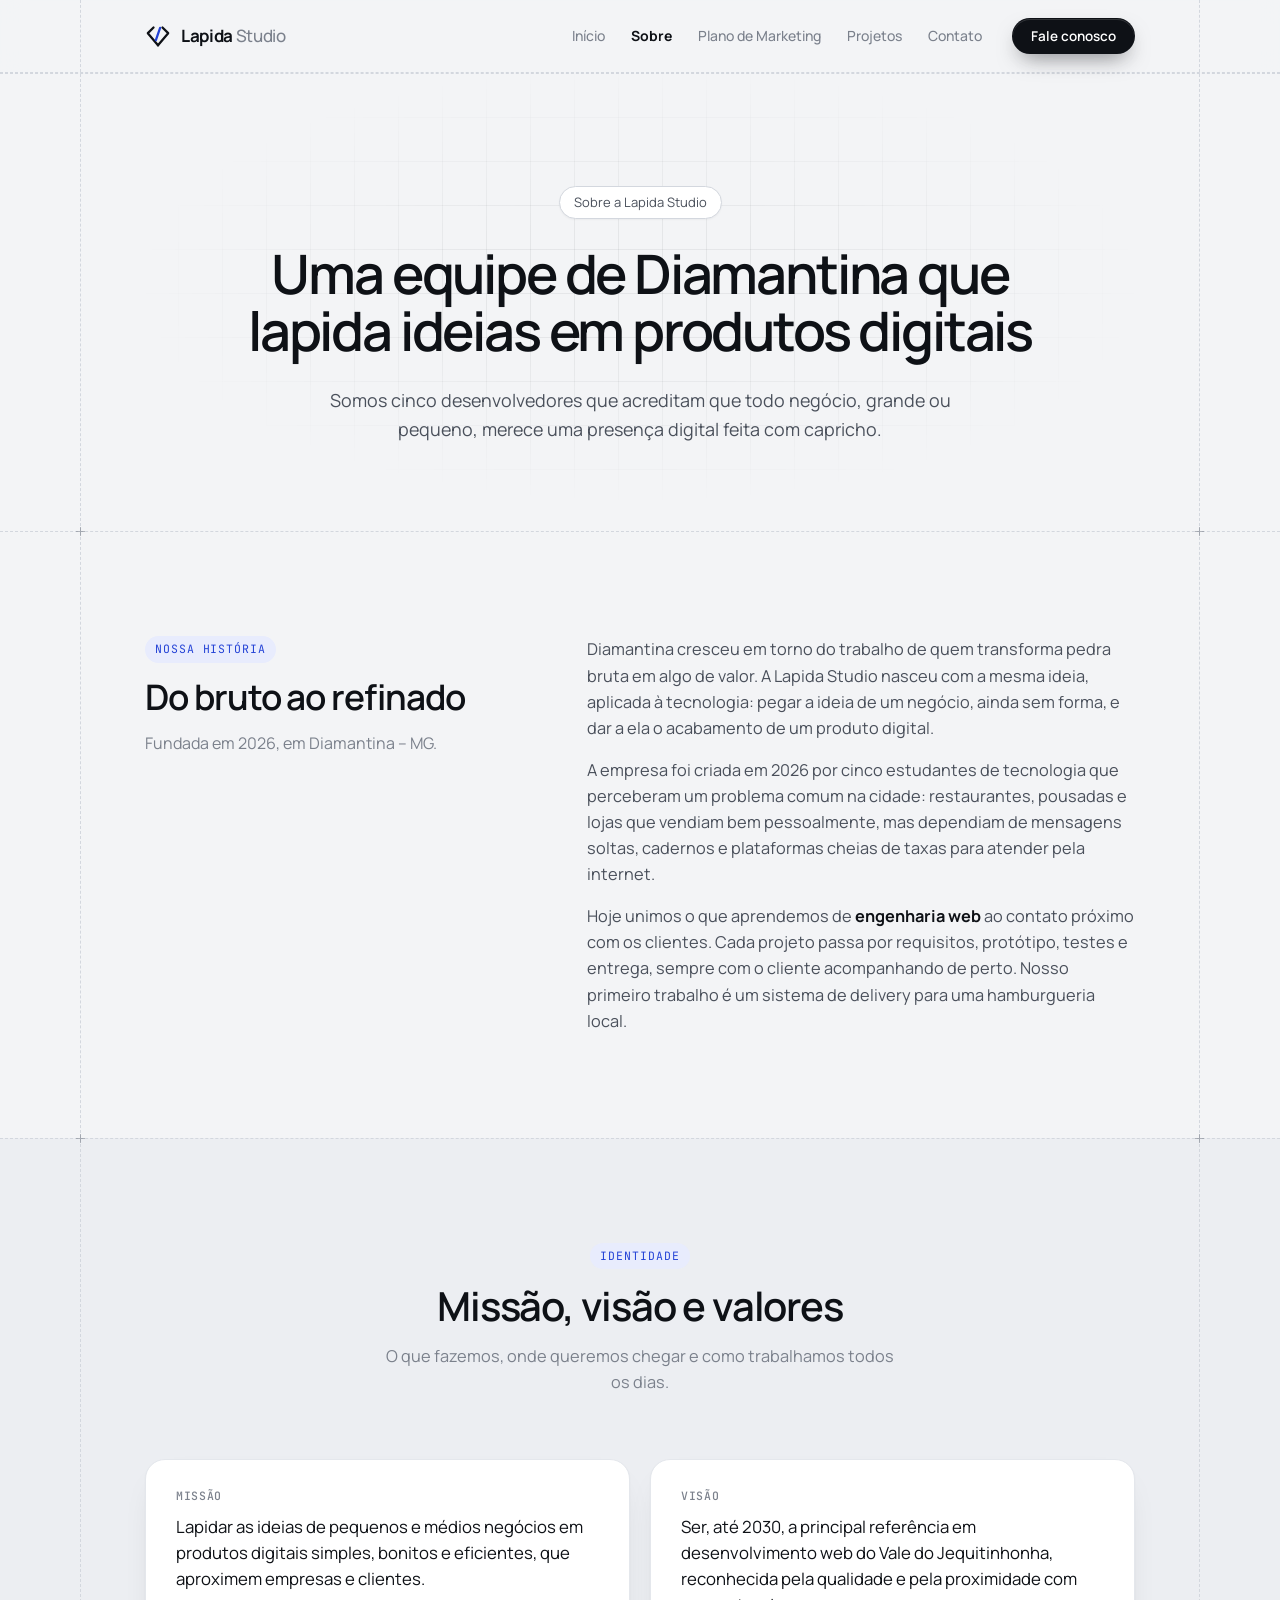
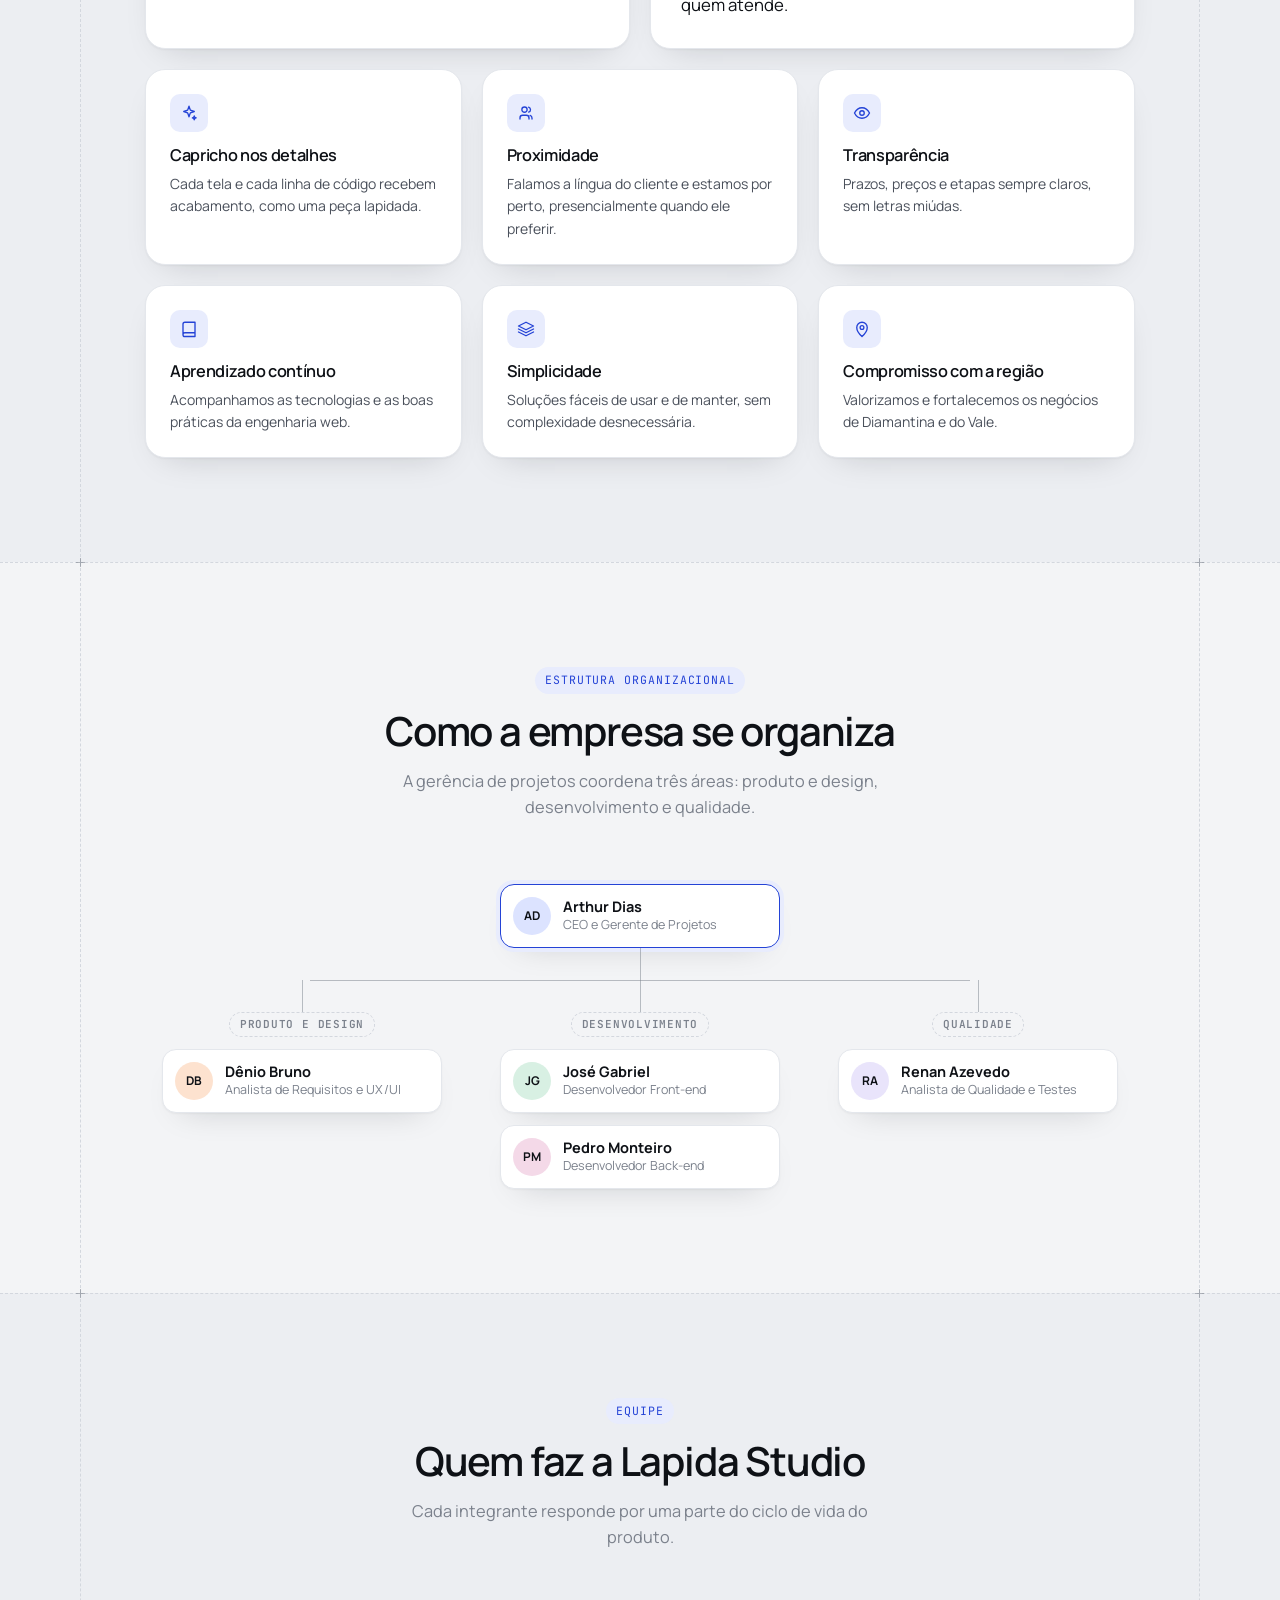
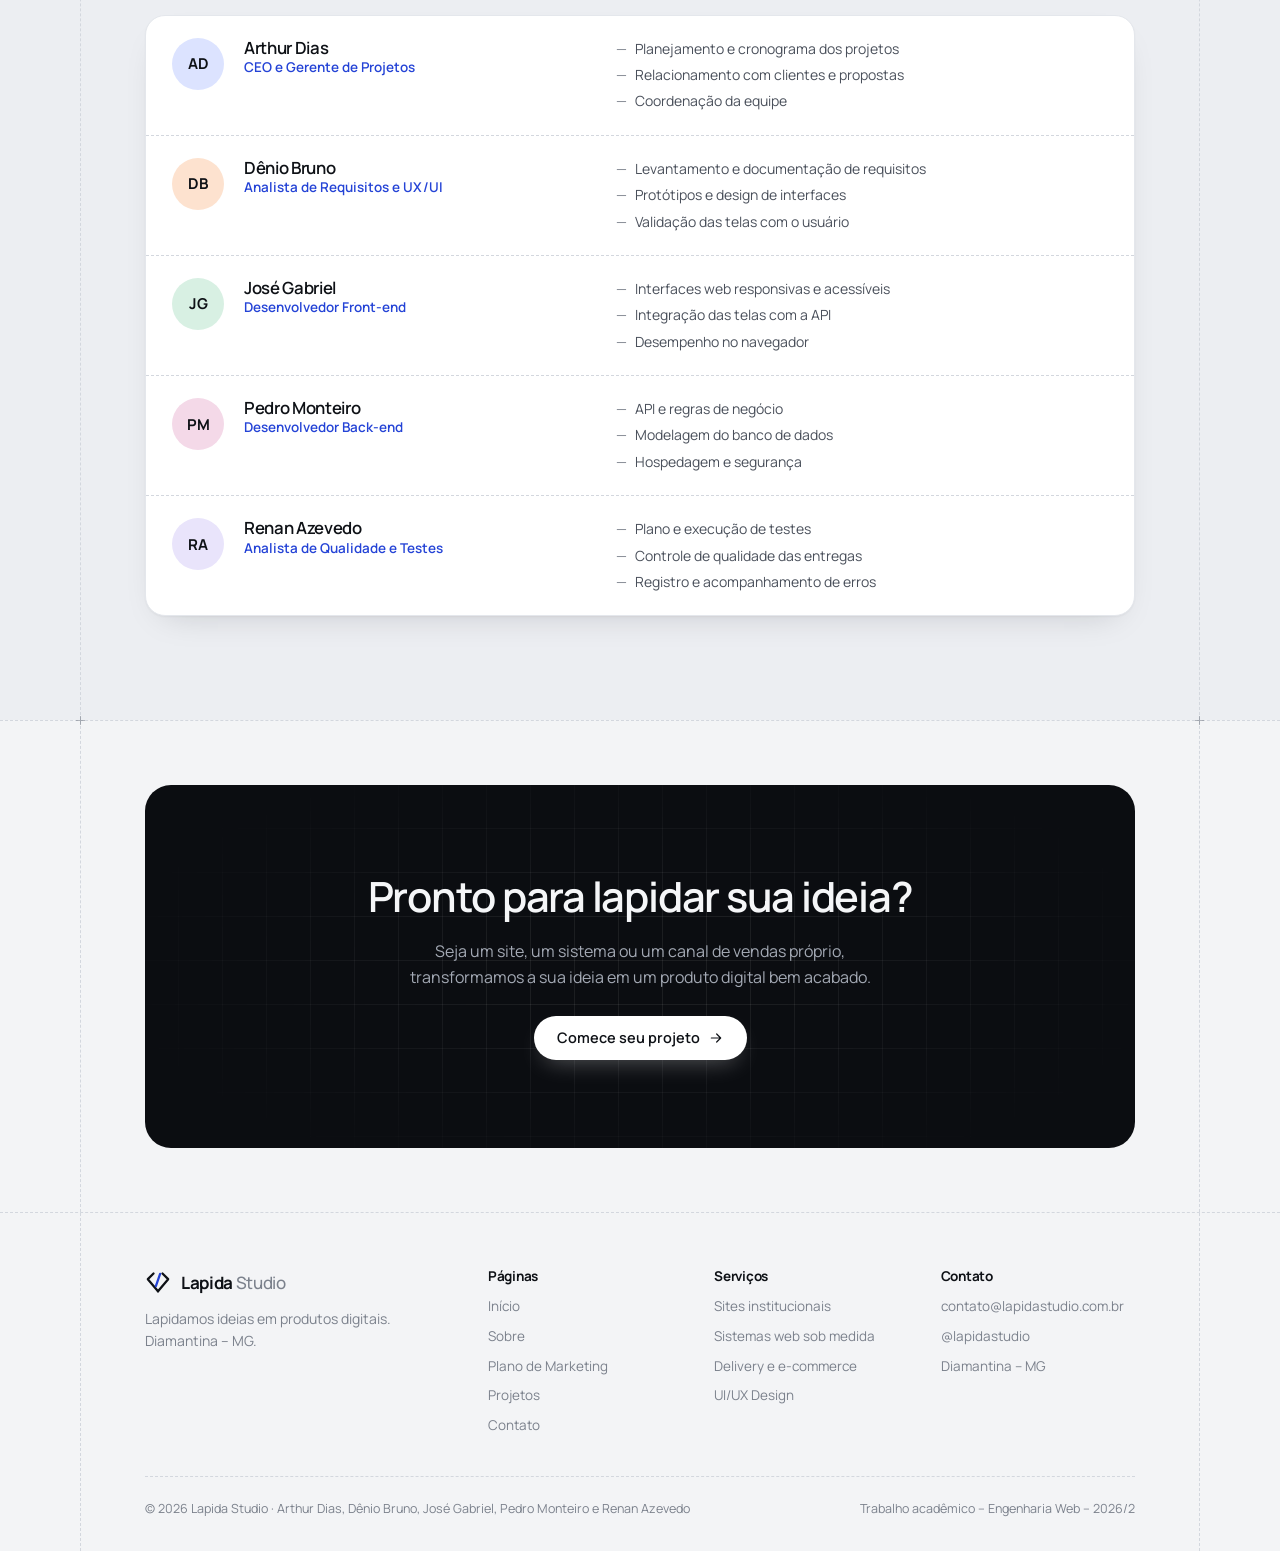
<file: sobre.html>
<!doctype html>
<html lang="pt-BR">
<head>
<meta charset="utf-8">
<meta name="viewport" content="width=device-width, initial-scale=1, viewport-fit=cover">
<title>Sobre · Lapida Studio</title>
<meta name="claude:viewport-fit-sides" content="cover">
<meta name="description" content="História, missão, visão, valores e estrutura organizacional da Lapida Studio.">
<link rel="icon" href="data:image/svg+xml,%3Csvg xmlns='http://www.w3.org/2000/svg' viewBox='0 0 32 32'%3E%3Crect width='32' height='32' rx='8' fill='%230E1116'/%3E%3Cg fill='none' stroke-linecap='round' stroke-linejoin='round' stroke-width='2.4'%3E%3Cpath d='M11.5 8 6 13.5 16 25M20.5 8 26 13.5 16 25' stroke='%23fff'/%3E%3Cpath d='M18.2 8.5 13.8 20.5' stroke='%236F86FF'/%3E%3C/g%3E%3C/svg%3E">
<link rel="preconnect" href="https://fonts.googleapis.com">
<link rel="preconnect" href="https://fonts.gstatic.com" crossorigin>
<link rel="stylesheet" href="https://fonts.googleapis.com/css2?family=JetBrains+Mono:wght@400;500;600&family=Manrope:wght@400;500;600;700&display=swap">
<link rel="stylesheet" href="css/style.css">
</head>
<body>
<a class="skip-link" href="#conteudo">Pular para o conteúdo</a>
<header class="site-header">
  <div class="wrap">
    <a class="logo" href="index.html" aria-label="Lapida Studio, página inicial"><svg viewBox="0 0 32 32" aria-hidden="true"><g fill="none" stroke-linecap="round" stroke-linejoin="round" stroke-width="2.8"><path d="M10.5 5.5 3.5 12.5 16 27.5" stroke="#0E1116"/><path d="M21.5 5.5 28.5 12.5 16 27.5" stroke="#0E1116"/><path d="M18.6 6 13.4 21" stroke="#2443D6"/></g></svg><span class="logo-word"><b>Lapida</b> Studio</span></a>
    <nav class="site-nav" id="site-nav" aria-label="Principal">
      <ul><li><a href="index.html">Início</a></li><li><a href="sobre.html" aria-current="page">Sobre</a></li><li><a href="marketing.html">Plano de Marketing</a></li><li><a href="projetos.html">Projetos</a></li><li><a href="contato.html">Contato</a></li></ul>
      <a class="btn btn-dark btn-sm" href="contato.html">Fale conosco</a>
    </nav>
    <button class="nav-toggle" type="button" aria-expanded="false" aria-controls="site-nav" aria-label="Abrir menu"><span></span></button>
  </div>
</header>
<main id="conteudo">
<section class="sec page-hero">
  <div class="wrap">
    <div class="grid-bg" aria-hidden="true"></div>
    <div class="hero-inner">
      <span class="pill pill--plain">Sobre a Lapida Studio</span>
      <h1>Uma equipe de Diamantina que lapida ideias em produtos digitais</h1>
      <p class="hero-sub">Somos cinco desenvolvedores que acreditam que todo negócio, grande ou pequeno, merece uma presença digital feita com capricho.</p>
    </div>
  </div>
</section>

<section class="sec" aria-labelledby="story-title">
  <div class="wrap split">
    <div class="split-head">
      <span class="eyebrow" style="justify-self:start">Nossa história</span>
      <h2 id="story-title">Do bruto ao refinado</h2>
      <p>Fundada em 2026, em Diamantina – MG.</p>
    </div>
    <div class="prose" data-reveal>
      <p>Diamantina cresceu em torno do trabalho de quem transforma pedra bruta em algo de valor. A Lapida Studio nasceu com a mesma ideia, aplicada à tecnologia: pegar a ideia de um negócio, ainda sem forma, e dar a ela o acabamento de um produto digital.</p>
      <p>A empresa foi criada em 2026 por cinco estudantes de tecnologia que perceberam um problema comum na cidade: restaurantes, pousadas e lojas que vendiam bem pessoalmente, mas dependiam de mensagens soltas, cadernos e plataformas cheias de taxas para atender pela internet.</p>
      <p>Hoje unimos o que aprendemos de <strong>engenharia web</strong> ao contato próximo com os clientes. Cada projeto passa por requisitos, protótipo, testes e entrega, sempre com o cliente acompanhando de perto. Nosso primeiro trabalho é um sistema de delivery para uma hamburgueria local.</p>
    </div>
  </div>
</section>

<section class="sec sec--band" aria-labelledby="mvv-title">
  <div class="wrap">
    <div class="sec-head">
      <span class="eyebrow">Identidade</span>
      <h2 id="mvv-title">Missão, visão e valores</h2>
      <p>O que fazemos, onde queremos chegar e como trabalhamos todos os dias.</p>
    </div>
    <div class="mv-grid">
      <article class="card mv" data-reveal>
        <span class="tag">Missão</span>
        <p>Lapidar as ideias de pequenos e médios negócios em produtos digitais simples, bonitos e eficientes, que aproximem empresas e clientes.</p>
      </article>
      <article class="card mv" data-reveal>
        <span class="tag">Visão</span>
        <p>Ser, até 2030, a principal referência em desenvolvimento web do Vale do Jequitinhonha, reconhecida pela qualidade e pela proximidade com quem atende.</p>
      </article>
    </div>
    <div class="values">
      <article class="card value" data-reveal>
        <span class="value-icon"><svg viewBox="0 0 24 24" fill="none" stroke="currentColor" stroke-width="1.8" stroke-linecap="round" stroke-linejoin="round" aria-hidden="true"><path d="M12 3l1.8 5.2L19 10l-5.2 1.8L12 17l-1.8-5.2L5 10l5.2-1.8zM19 16l.7 1.8L21.5 18.5l-1.8.7L19 21l-.7-1.8-1.8-.7 1.8-.7z"/></svg></span>
        <h3>Capricho nos detalhes</h3>
        <p>Cada tela e cada linha de código recebem acabamento, como uma peça lapidada.</p>
      </article>
      <article class="card value" data-reveal>
        <span class="value-icon"><svg viewBox="0 0 24 24" fill="none" stroke="currentColor" stroke-width="1.8" stroke-linecap="round" stroke-linejoin="round" aria-hidden="true"><path d="M16 20v-1.5a3.5 3.5 0 0 0-3.5-3.5h-5A3.5 3.5 0 0 0 4 18.5V20M10 11a3.5 3.5 0 1 0 0-7 3.5 3.5 0 0 0 0 7zM20 20v-1.5a3.5 3.5 0 0 0-2.5-3.35M15.5 4.15a3.5 3.5 0 0 1 0 6.7"/></svg></span>
        <h3>Proximidade</h3>
        <p>Falamos a língua do cliente e estamos por perto, presencialmente quando ele preferir.</p>
      </article>
      <article class="card value" data-reveal>
        <span class="value-icon"><svg viewBox="0 0 24 24" fill="none" stroke="currentColor" stroke-width="1.8" stroke-linecap="round" stroke-linejoin="round" aria-hidden="true"><path d="M2 12s3.5-7 10-7 10 7 10 7-3.5 7-10 7S2 12 2 12zM12 15a3 3 0 1 0 0-6 3 3 0 0 0 0 6z"/></svg></span>
        <h3>Transparência</h3>
        <p>Prazos, preços e etapas sempre claros, sem letras miúdas.</p>
      </article>
      <article class="card value" data-reveal>
        <span class="value-icon"><svg viewBox="0 0 24 24" fill="none" stroke="currentColor" stroke-width="1.8" stroke-linecap="round" stroke-linejoin="round" aria-hidden="true"><path d="M4 19.5v-14A2.5 2.5 0 0 1 6.5 3H20v14H6.5A2.5 2.5 0 0 0 4 19.5zm0 0A2.5 2.5 0 0 0 6.5 22H20v-5"/></svg></span>
        <h3>Aprendizado contínuo</h3>
        <p>Acompanhamos as tecnologias e as boas práticas da engenharia web.</p>
      </article>
      <article class="card value" data-reveal>
        <span class="value-icon"><svg viewBox="0 0 24 24" fill="none" stroke="currentColor" stroke-width="1.8" stroke-linecap="round" stroke-linejoin="round" aria-hidden="true"><path d="M12 3 2 8l10 5 10-5zM2 16l10 5 10-5M2 12l10 5 10-5"/></svg></span>
        <h3>Simplicidade</h3>
        <p>Soluções fáceis de usar e de manter, sem complexidade desnecessária.</p>
      </article>
      <article class="card value" data-reveal>
        <span class="value-icon"><svg viewBox="0 0 24 24" fill="none" stroke="currentColor" stroke-width="1.8" stroke-linecap="round" stroke-linejoin="round" aria-hidden="true"><path d="M12 22s7-6.2 7-12a7 7 0 1 0-14 0c0 5.8 7 12 7 12zM12 12.5a2.5 2.5 0 1 0 0-5 2.5 2.5 0 0 0 0 5z"/></svg></span>
        <h3>Compromisso com a região</h3>
        <p>Valorizamos e fortalecemos os negócios de Diamantina e do Vale.</p>
      </article>
    </div>
  </div>
</section>

<section class="sec" aria-labelledby="org-title">
  <div class="wrap">
    <div class="sec-head">
      <span class="eyebrow">Estrutura organizacional</span>
      <h2 id="org-title">Como a empresa se organiza</h2>
      <p>A gerência de projetos coordena três áreas: produto e design, desenvolvimento e qualidade.</p>
    </div>
    <div class="org" data-reveal>
      <div class="org-node org-node--lead"><span class="av av-1">AD</span><span><b>Arthur Dias</b><span>CEO e Gerente de Projetos</span></span></div>
      <div class="org-stem" aria-hidden="true"></div>
      <div class="org-branches">
        <div class="org-branch">
          <span class="org-area">Produto e Design</span>
          <div class="org-node"><span class="av av-2">DB</span><span><b>Dênio Bruno</b><span>Analista de Requisitos e UX/UI</span></span></div>
        </div>
        <div class="org-branch">
          <span class="org-area">Desenvolvimento</span>
          <div class="org-node"><span class="av av-3">JG</span><span><b>José Gabriel</b><span>Desenvolvedor Front-end</span></span></div>
          <div class="org-node"><span class="av av-4">PM</span><span><b>Pedro Monteiro</b><span>Desenvolvedor Back-end</span></span></div>
        </div>
        <div class="org-branch">
          <span class="org-area">Qualidade</span>
          <div class="org-node"><span class="av av-5">RA</span><span><b>Renan Azevedo</b><span>Analista de Qualidade e Testes</span></span></div>
        </div>
      </div>
    </div>
  </div>
</section>

<section class="sec sec--band" aria-labelledby="team-title">
  <div class="wrap">
    <div class="sec-head">
      <span class="eyebrow">Equipe</span>
      <h2 id="team-title">Quem faz a Lapida Studio</h2>
      <p>Cada integrante responde por uma parte do ciclo de vida do produto.</p>
    </div>
    <div class="team" data-reveal>
      <article class="member">
        <span class="av av-1">AD</span>
        <div><h3>Arthur Dias</h3><p class="role">CEO e Gerente de Projetos</p></div>
        <ul><li>Planejamento e cronograma dos projetos</li><li>Relacionamento com clientes e propostas</li><li>Coordenação da equipe</li></ul>
      </article>
      <article class="member">
        <span class="av av-2">DB</span>
        <div><h3>Dênio Bruno</h3><p class="role">Analista de Requisitos e UX/UI</p></div>
        <ul><li>Levantamento e documentação de requisitos</li><li>Protótipos e design de interfaces</li><li>Validação das telas com o usuário</li></ul>
      </article>
      <article class="member">
        <span class="av av-3">JG</span>
        <div><h3>José Gabriel</h3><p class="role">Desenvolvedor Front-end</p></div>
        <ul><li>Interfaces web responsivas e acessíveis</li><li>Integração das telas com a API</li><li>Desempenho no navegador</li></ul>
      </article>
      <article class="member">
        <span class="av av-4">PM</span>
        <div><h3>Pedro Monteiro</h3><p class="role">Desenvolvedor Back-end</p></div>
        <ul><li>API e regras de negócio</li><li>Modelagem do banco de dados</li><li>Hospedagem e segurança</li></ul>
      </article>
      <article class="member">
        <span class="av av-5">RA</span>
        <div><h3>Renan Azevedo</h3><p class="role">Analista de Qualidade e Testes</p></div>
        <ul><li>Plano e execução de testes</li><li>Controle de qualidade das entregas</li><li>Registro e acompanhamento de erros</li></ul>
      </article>
    </div>
  </div>
</section>

<section class="sec cta-sec">
  <div class="wrap">
    <div class="cta">
      <div class="grid-bg" aria-hidden="true"></div>
      <h2>Pronto para lapidar sua ideia?</h2>
      <p>Seja um site, um sistema ou um canal de vendas próprio, transformamos a sua ideia em um produto digital bem acabado.</p>
      <a class="btn btn-light" href="contato.html">Comece seu projeto <svg viewBox="0 0 24 24" fill="none" stroke="currentColor" stroke-width="1.8" stroke-linecap="round" stroke-linejoin="round" aria-hidden="true"><path d="M5 12h14M13 6l6 6-6 6"/></svg></a>
    </div>
  </div>
</section>

</main>
<footer class="site-footer">
  <div class="wrap">
    <div class="foot-grid">
      <div class="foot-brand">
        <a class="logo" href="index.html"><svg viewBox="0 0 32 32" aria-hidden="true"><g fill="none" stroke-linecap="round" stroke-linejoin="round" stroke-width="2.8"><path d="M10.5 5.5 3.5 12.5 16 27.5" stroke="#0E1116"/><path d="M21.5 5.5 28.5 12.5 16 27.5" stroke="#0E1116"/><path d="M18.6 6 13.4 21" stroke="#2443D6"/></g></svg><span class="logo-word"><b>Lapida</b> Studio</span></a>
        <p>Lapidamos ideias em produtos digitais. Diamantina – MG.</p>
      </div>
      <div class="foot-col"><h4>Páginas</h4><ul>
        <li><a href="index.html">Início</a></li><li><a href="sobre.html">Sobre</a></li><li><a href="marketing.html">Plano de Marketing</a></li><li><a href="projetos.html">Projetos</a></li><li><a href="contato.html">Contato</a></li>
      </ul></div>
      <div class="foot-col"><h4>Serviços</h4><ul>
        <li>Sites institucionais</li><li>Sistemas web sob medida</li><li>Delivery e e-commerce</li><li>UI/UX Design</li>
      </ul></div>
      <div class="foot-col"><h4>Contato</h4><ul>
        <li>contato@lapidastudio.com.br</li><li>@lapidastudio</li><li>Diamantina – MG</li>
      </ul></div>
    </div>
    <div class="foot-bottom">
      <span>© 2026 Lapida Studio · Arthur Dias, Dênio Bruno, José Gabriel, Pedro Monteiro e Renan Azevedo</span>
      <span>Trabalho acadêmico – Engenharia Web – 2026/2</span>
    </div>
  </div>
</footer>
<script src="js/main.js"></script>
</body>
</html>
</file>
<file: css/style.css>
/* Lapida Studio — estilo compartilhado
   Layout: "blueprint" — container central entre linhas verticais tracejadas,
   seções separadas por linhas horizontais tracejadas, cards brancos sobre cinza-claro. */
:root {
  --bg: #F3F4F6;          /* fundo da página (cinza com leve viés azul) */
  --band: #ECEEF2;        /* faixas alternadas */
  --card: #FFFFFF;        /* cards */
  --ink: #0E1116;         /* títulos e botões */
  --ink-2: #4A505B;       /* texto corrido */
  --ink-3: #7B818C;       /* legendas */
  --line: #D3D7DE;        /* linhas tracejadas */
  --line-soft: #E4E7EC;   /* bordas de cards */
  --grid: rgba(14, 17, 22, .06);
  --accent: #2443D6;      /* azul profundo — usado com parcimônia */
  --accent-soft: #E8ECFD;
  --dark: #0B0D11;        /* bloco CTA */
  --on-dark: #F5F6F8;
  --on-dark-2: #A3A9B4;
  --good: #1D8A57;
  --good-soft: #E5F4EC;
  --warn: #B86E00;
  --warn-soft: #FBF1E1;

  --font-sans: "Manrope", "Segoe UI", system-ui, -apple-system, sans-serif;
  --font-mono: "JetBrains Mono", ui-monospace, "SFMono-Regular", Menlo, Consolas, monospace;

  --radius: 20px;
  --shadow: 0 1px 2px rgba(14, 17, 22, .04), 0 14px 34px -20px rgba(14, 17, 22, .22);
  --gutter-l: max(16px, env(safe-area-inset-left, 0px));
  --gutter-r: max(16px, env(safe-area-inset-right, 0px));
  color-scheme: light;
}

*, *::before, *::after { box-sizing: border-box; }
html { scroll-behavior: smooth; -webkit-text-size-adjust: 100%; }
body {
  margin: 0;
  background: var(--bg);
  color: var(--ink-2);
  font-family: var(--font-sans);
  font-size: 16px;
  line-height: 1.6;
  -webkit-font-smoothing: antialiased;
}
img, svg { max-width: 100%; }
a { color: inherit; }
h1, h2, h3, h4 { color: var(--ink); line-height: 1.15; margin: 0; text-wrap: balance; letter-spacing: -0.02em; }
p { margin: 0; }
ul, ol { margin: 0; padding: 0; }
:focus-visible { outline: 2px solid var(--accent); outline-offset: 3px; border-radius: 6px; }
.sr-only { position: absolute; width: 1px; height: 1px; overflow: hidden; clip: rect(0 0 0 0); white-space: nowrap; }
.skip-link { position: absolute; left: 16px; top: -60px; background: var(--ink); color: #fff; padding: 10px 16px; border-radius: 999px; z-index: 100; text-decoration: none; }
.skip-link:focus { top: 12px; }

/* ---------- Estrutura blueprint ---------- */
.sec {
  border-top: 1px dashed var(--line);
  padding-left: var(--gutter-l);
  padding-right: var(--gutter-r);
}
.sec--band { background: var(--band); }
.wrap {
  position: relative;
  max-width: 1120px;
  margin-inline: auto;
  border-left: 1px dashed var(--line);
  border-right: 1px dashed var(--line);
  padding-inline: clamp(20px, 5vw, 64px);
  padding-block: clamp(64px, 9vw, 104px);
}
/* pequenas cruzes nas interseções das linhas */
.sec > .wrap::before, .sec > .wrap::after {
  content: ""; position: absolute; top: -5px; width: 9px; height: 9px;
  background:
    linear-gradient(var(--ink-3), var(--ink-3)) center / 9px 1px no-repeat,
    linear-gradient(var(--ink-3), var(--ink-3)) center / 1px 9px no-repeat;
  opacity: .55;
}
.sec > .wrap::before { left: -5px; }
.sec > .wrap::after { right: -5px; }

.sec-head { text-align: center; max-width: 640px; margin: 0 auto clamp(40px, 6vw, 64px); display: grid; gap: 14px; justify-items: center; }
.sec-head h2 { font-size: clamp(1.75rem, 3.4vw, 2.5rem); font-weight: 600; letter-spacing: -0.03em; }
.sec-head p { font-size: 1.02rem; color: var(--ink-3); max-width: 52ch; }

.eyebrow {
  display: inline-flex; align-items: center; gap: 8px;
  font-family: var(--font-mono); font-size: 11.5px; letter-spacing: .08em; text-transform: uppercase;
  color: var(--accent); background: var(--accent-soft);
  padding: 4px 10px; border-radius: 999px;
}
.mono { font-family: var(--font-mono); }

/* ---------- Botões ---------- */
.btn {
  display: inline-flex; align-items: center; justify-content: center; gap: 8px;
  padding: 12px 22px; border-radius: 999px; border: 1px solid transparent;
  font: 600 14.5px/1.2 var(--font-sans); text-decoration: none; cursor: pointer;
  transition: transform .2s ease, box-shadow .2s ease, background-color .2s ease;
  white-space: nowrap;
}
.btn svg { width: 16px; height: 16px; }
.btn-dark {
  background: var(--ink); color: #fff;
  box-shadow: 0 10px 22px -8px rgba(14, 17, 22, .55), inset 0 1px 0 rgba(255, 255, 255, .14);
}
.btn-dark:hover { transform: translateY(-1px); box-shadow: 0 14px 26px -8px rgba(14, 17, 22, .6), inset 0 1px 0 rgba(255, 255, 255, .14); }
.btn-ghost { background: var(--card); color: var(--ink); border-color: var(--line); }
.btn-ghost:hover { transform: translateY(-1px); border-color: var(--ink-3); }
.btn-light { background: #fff; color: var(--ink); box-shadow: 0 10px 24px -10px rgba(255, 255, 255, .35); }
.btn-light:hover { transform: translateY(-1px); }
.btn-sm { padding: 9px 18px; font-size: 13.5px; }

/* ---------- Cabeçalho ---------- */
.site-header {
  position: sticky; top: env(safe-area-inset-top, 0px); z-index: 50;
  background: rgba(243, 244, 246, .86);
  -webkit-backdrop-filter: saturate(1.4) blur(12px); backdrop-filter: saturate(1.4) blur(12px);
  border-bottom: 1px dashed var(--line);
  padding-left: var(--gutter-l); padding-right: var(--gutter-r);
}
.site-header .wrap { padding-block: 0; height: 72px; display: flex; align-items: center; justify-content: space-between; gap: 24px; }
.logo { display: inline-flex; align-items: center; gap: 10px; text-decoration: none; color: var(--ink); font-size: 17px; letter-spacing: -0.02em; }
.logo-word { font-weight: 500; color: var(--ink-3); white-space: nowrap; }
.logo-word b { font-weight: 700; color: var(--ink); }
.logo svg { width: 26px; height: 26px; flex: none; }
.site-nav { display: flex; align-items: center; gap: 30px; }
.site-nav ul { list-style: none; display: flex; gap: 26px; }
.site-nav a:not(.btn) { text-decoration: none; font-size: 14px; color: var(--ink-3); font-weight: 500; transition: color .2s; }
.site-nav a:not(.btn):hover { color: var(--ink); }
.site-nav a[aria-current="page"] { color: var(--ink); font-weight: 700; }
.nav-toggle {
  display: none; width: 42px; height: 42px; border-radius: 999px; border: 1px solid var(--line);
  background: var(--card); color: var(--ink); cursor: pointer; align-items: center; justify-content: center;
}
.nav-toggle span, .nav-toggle span::before, .nav-toggle span::after {
  display: block; width: 16px; height: 1.6px; background: currentColor; border-radius: 2px; position: relative; transition: transform .25s ease, background-color .25s;
}
.nav-toggle span::before, .nav-toggle span::after { content: ""; position: absolute; left: 0; }
.nav-toggle span::before { top: -5px; }
.nav-toggle span::after { top: 5px; }
.nav-open .nav-toggle span { background: transparent; }
.nav-open .nav-toggle span::before { transform: translateY(5px) rotate(45deg); }
.nav-open .nav-toggle span::after { transform: translateY(-5px) rotate(-45deg); }

@media (max-width: 900px) {
  .nav-toggle { display: inline-flex; }
  .site-nav {
    display: none; position: absolute; left: -1px; right: -1px; top: 72px;
    flex-direction: column; align-items: stretch; gap: 8px;
    background: var(--bg); border: 1px dashed var(--line); border-top: 0;
    padding: 16px 20px 24px;
  }
  .nav-open .site-nav { display: flex; }
  .site-nav ul { flex-direction: column; gap: 0; }
  .site-nav a:not(.btn) { display: block; padding: 12px 0; font-size: 16px; border-bottom: 1px dashed var(--line); }
  .site-nav .btn { margin-top: 12px; }
}

/* ---------- Hero ---------- */
.hero .wrap { padding-block: clamp(80px, 12vw, 136px) clamp(72px, 10vw, 120px); overflow: hidden; text-align: center; }
.grid-bg {
  position: absolute; inset: 0; pointer-events: none;
  background-image: linear-gradient(var(--grid) 1px, transparent 1px), linear-gradient(90deg, var(--grid) 1px, transparent 1px);
  background-size: 44px 44px; background-position: center -1px;
  -webkit-mask-image: radial-gradient(ellipse 58% 62% at 50% 46%, #000 25%, transparent 78%);
  mask-image: radial-gradient(ellipse 58% 62% at 50% 46%, #000 25%, transparent 78%);
}
.hero-inner { position: relative; display: grid; justify-items: center; gap: 26px; }
.hero h1 { font-size: clamp(2.35rem, 6.2vw, 4.25rem); font-weight: 600; letter-spacing: -0.04em; line-height: 1.04; max-width: 13.5em; }
.hero-sub { font-size: clamp(1rem, 1.6vw, 1.12rem); max-width: 46ch; color: var(--ink-2); }
.hero-sub strong { color: var(--ink); font-weight: 600; }
.hero-actions { display: flex; flex-wrap: wrap; gap: 12px; justify-content: center; margin-top: 6px; }

.pill {
  display: inline-flex; align-items: center; gap: 10px;
  padding: 5px 14px 5px 6px; border-radius: 999px;
  border: 1px solid var(--line); background: var(--card);
  font-size: 13px; color: var(--ink-2); box-shadow: 0 1px 2px rgba(14, 17, 22, .04);
}
.pill--plain { padding-left: 14px; }
.avatars { display: inline-flex; }
.avatars i {
  width: 24px; height: 24px; border-radius: 50%; border: 2px solid var(--card);
  display: grid; place-items: center; font: 700 9px/1 var(--font-sans); font-style: normal; color: var(--ink);
  margin-left: -7px;
}
.avatars i:first-child { margin-left: 0; }
.av-1 { background: #DCE3FF; } .av-2 { background: #FDE2CF; } .av-3 { background: #D8F0E3; }
.av-4 { background: #F4D9E8; } .av-5 { background: #E9E4FB; }

/* ---------- Ferramentas (marquee) ---------- */
.tools .wrap { padding-block: clamp(56px, 7vw, 80px); }
.tools .sec-head { margin-bottom: 36px; }
.marquee {
  overflow: hidden;
  -webkit-mask-image: linear-gradient(90deg, transparent, #000 14%, #000 86%, transparent);
  mask-image: linear-gradient(90deg, transparent, #000 14%, #000 86%, transparent);
}
.marquee-track { display: flex; gap: 52px; width: max-content; animation: marquee 34s linear infinite; }
.marquee:hover .marquee-track { animation-play-state: paused; }
.tool { display: inline-flex; align-items: center; gap: 10px; font-weight: 600; font-size: 16px; color: var(--ink-2); white-space: nowrap; }
.tool i {
  font-style: normal; width: 28px; height: 28px; border-radius: 8px; display: grid; place-items: center;
  font: 600 10.5px/1 var(--font-mono); color: var(--ink); background: var(--card); border: 1px solid var(--line);
}
@keyframes marquee { to { transform: translateX(calc(-50% - 26px)); } }

/* ---------- Serviços ---------- */
.services-grid { display: grid; grid-template-columns: repeat(2, minmax(0, 1fr)); gap: 20px; max-width: 900px; margin-inline: auto; }
.card {
  background: var(--card); border: 1px solid var(--line-soft); border-radius: var(--radius);
  box-shadow: var(--shadow);
}
.service { padding: 10px; transition: transform .25s ease, box-shadow .25s ease; }
.service:hover { transform: translateY(-3px); box-shadow: 0 1px 2px rgba(14, 17, 22, .04), 0 22px 40px -22px rgba(14, 17, 22, .3); }
.service-visual {
  position: relative; height: 230px; border-radius: 14px; overflow: hidden;
  background: var(--bg); border: 1px solid var(--line-soft);
}
.service-body { padding: 20px 16px 14px; text-align: center; display: grid; gap: 6px; }
.service-body h3 { font-size: 1.12rem; font-weight: 600; }
.service-body p { font-size: 14px; color: var(--ink-3); max-width: 38ch; margin-inline: auto; }

/* mini-ilustrações */
.m-browser {
  position: absolute; left: 50%; top: 30px; width: 76%; height: 230px; transform: translateX(-50%);
  background: var(--card); border: 1px solid var(--line-soft); border-radius: 12px;
  box-shadow: 0 18px 30px -18px rgba(14, 17, 22, .3); padding: 12px 14px; display: grid; gap: 10px; align-content: start;
}
.m-dots { display: flex; gap: 5px; }
.m-dots i { width: 7px; height: 7px; border-radius: 50%; background: var(--line); }
.m-nav { display: flex; justify-content: space-between; align-items: center; }
.m-nav b { width: 40px; height: 7px; border-radius: 4px; background: var(--ink); }
.m-nav span { display: flex; gap: 6px; }
.m-nav span i { width: 22px; height: 5px; border-radius: 3px; background: var(--line); }
.m-hero { height: 74px; border-radius: 8px; background: linear-gradient(120deg, #C9D3FF 0%, #E6DCFF 45%, #FFE0CC 100%); position: relative; }
.m-hero::after { content: ""; position: absolute; left: 14px; bottom: 14px; width: 46%; height: 8px; border-radius: 4px; background: rgba(14, 17, 22, .75); box-shadow: 0 -14px 0 -1px rgba(14, 17, 22, .25); }
.m-lines { display: grid; grid-template-columns: repeat(3, 1fr); gap: 8px; }
.m-lines i { height: 34px; border-radius: 6px; background: var(--bg); }
.m-chip {
  position: absolute; right: 18px; top: 56px; background: var(--ink); color: #fff; font: 600 10.5px/1 var(--font-mono);
  padding: 6px 10px; border-radius: 999px; box-shadow: 0 8px 16px -8px rgba(14, 17, 22, .5);
}
.m-chip--left { left: 18px; right: auto; top: auto; bottom: 26px; background: var(--accent); }

.m-dash {
  position: absolute; left: 50%; top: 30px; width: 80%; height: 230px; transform: translateX(-50%);
  background: var(--card); border: 1px solid var(--line-soft); border-radius: 12px; box-shadow: 0 18px 30px -18px rgba(14, 17, 22, .3);
  display: grid; grid-template-columns: 54px 1fr; overflow: hidden;
}
.m-side { background: var(--ink); padding: 14px 10px; display: grid; gap: 9px; align-content: start; }
.m-side i { height: 6px; border-radius: 3px; background: rgba(255, 255, 255, .22); }
.m-side i:first-child { background: var(--accent); width: 70%; height: 10px; margin-bottom: 6px; }
.m-main { padding: 14px; display: grid; gap: 10px; align-content: start; }
.m-stats { display: grid; grid-template-columns: repeat(3, 1fr); gap: 8px; }
.m-stats span { border: 1px solid var(--line-soft); border-radius: 8px; padding: 8px; display: grid; gap: 5px; }
.m-stats b { font: 700 13px/1 var(--font-sans); color: var(--ink); white-space: nowrap; }
@media (max-width: 560px) { .m-stats b { font-size: 11px; } .m-stats span { padding: 7px 6px; } .pill { font-size: 12px; } }
.m-stats i { height: 4px; width: 70%; border-radius: 2px; background: var(--line); }
.m-bars { display: flex; align-items: flex-end; gap: 7px; height: 70px; padding: 8px; border: 1px solid var(--line-soft); border-radius: 8px; }
.m-bars i { flex: 1; border-radius: 3px 3px 0 0; background: var(--line); }
.m-bars i.on { background: var(--accent); }

.m-phone {
  position: absolute; left: 50%; top: 22px; width: 150px; height: 260px; transform: translateX(-50%);
  background: var(--ink); border-radius: 26px; padding: 7px; box-shadow: 0 22px 34px -18px rgba(14, 17, 22, .55);
}
.m-screen { background: var(--card); border-radius: 20px; height: 100%; padding: 16px 11px; display: grid; grid-template-columns: minmax(0, 1fr); gap: 8px; align-content: start; overflow: hidden; }
.m-screen > b { font: 700 11px/1 var(--font-sans); color: var(--ink); }
.m-tabs { display: flex; gap: 4px; overflow: hidden; }
.m-tabs i { font: 600 7.5px/1 var(--font-sans); font-style: normal; padding: 4px 6px; white-space: nowrap; border-radius: 999px; background: var(--bg); color: var(--ink-3); }
.m-tabs i:first-child { background: var(--ink); color: #fff; }
.m-item { display: grid; grid-template-columns: 26px 1fr auto; gap: 7px; align-items: center; }
.m-item > i { width: 26px; height: 26px; border-radius: 8px; background: #FCE3CF; }
.m-item:nth-child(4) > i { background: #DCE3FF; }
.m-item:nth-child(5) > i { background: #D8F0E3; }
.m-item span { display: grid; gap: 4px; min-width: 0; }
.m-item span i { height: 4px; border-radius: 2px; background: var(--line); }
.m-item span i:first-child { width: 80%; background: var(--ink-3); }
.m-item em { font: 700 8.5px/1 var(--font-sans); font-style: normal; color: var(--ink); }
.m-buy { margin-top: 4px; height: 24px; border-radius: 999px; background: var(--ink); color: #fff; font: 600 8.5px/24px var(--font-sans); text-align: center; }
.m-toast {
  position: absolute; right: 16px; bottom: 30px; display: flex; align-items: center; gap: 7px;
  background: var(--card); border: 1px solid var(--line-soft); border-radius: 999px; padding: 7px 12px;
  font: 600 11px/1 var(--font-sans); color: var(--ink); box-shadow: 0 10px 22px -12px rgba(14, 17, 22, .35);
}
.m-toast i { width: 7px; height: 7px; border-radius: 50%; background: var(--good); box-shadow: 0 0 0 3px var(--good-soft); }

.m-board {
  position: absolute; left: 50%; top: 28px; width: 80%; height: 230px; transform: translateX(-50%);
  background: var(--card); border: 1px solid var(--line-soft); border-radius: 12px; box-shadow: 0 18px 30px -18px rgba(14, 17, 22, .3);
  padding: 16px; display: grid; gap: 14px; align-content: start;
  background-image: radial-gradient(var(--line) 1px, transparent 1px); background-size: 14px 14px;
}
.m-swatches { display: flex; gap: 6px; }
.m-swatches i { width: 26px; height: 26px; border-radius: 8px; border: 1px solid rgba(14, 17, 22, .08); }
.m-type { display: flex; align-items: baseline; gap: 10px; }
.m-type b { font: 600 30px/1 var(--font-sans); color: var(--ink); letter-spacing: -0.04em; }
.m-type span { display: grid; gap: 5px; }
.m-type span i { height: 5px; width: 80px; border-radius: 3px; background: var(--line); }
.m-type span i:last-child { width: 54px; }
.m-ui { display: flex; gap: 10px; align-items: center; }
.m-ui .b { padding: 7px 14px; border-radius: 999px; background: var(--ink); color: #fff; font: 600 9.5px/1 var(--font-sans); }
.m-ui .g { padding: 6px 13px; border-radius: 999px; border: 1px solid var(--line); font: 600 9.5px/1 var(--font-sans); color: var(--ink); background: var(--card); }
.m-toggle { width: 30px; height: 17px; border-radius: 999px; background: var(--accent); position: relative; }
.m-toggle::after { content: ""; position: absolute; right: 2px; top: 2px; width: 13px; height: 13px; border-radius: 50%; background: #fff; }
.m-cursor { position: absolute; right: 26%; top: 108px; display: flex; align-items: flex-start; gap: 2px; }
.m-cursor svg { width: 16px; height: 16px; }
.m-cursor span { margin-top: 12px; background: var(--accent); color: #fff; font: 600 9.5px/1 var(--font-sans); padding: 4px 7px; border-radius: 999px 999px 999px 4px; }

/* ---------- Processo ---------- */
.process-grid { display: grid; grid-template-columns: repeat(3, minmax(0, 1fr)); gap: 0; border: 1px dashed var(--line); border-radius: var(--radius); background: var(--card); }
.step { padding: 28px 28px 30px; display: grid; gap: 12px; align-content: start; }
.step + .step { border-left: 1px dashed var(--line); }
.step-top { display: flex; align-items: center; justify-content: space-between; }
.step-icon { width: 44px; height: 44px; border-radius: 12px; display: grid; place-items: center; border: 1px solid var(--line-soft); background: var(--bg); color: var(--ink); }
.step-icon svg { width: 20px; height: 20px; }
.step-num { font: 500 12px/1 var(--font-mono); color: var(--ink-3); }
.step h3 { font-size: 1.15rem; font-weight: 600; }
.step p { font-size: 14.5px; }
.step ul { list-style: none; display: grid; gap: 6px; margin-top: 4px; }
.step li { font-size: 13.5px; color: var(--ink-3); display: flex; gap: 8px; align-items: baseline; }
.step li::before { content: ""; width: 5px; height: 5px; border-radius: 1px; background: var(--accent); transform: rotate(45deg) translateY(-2px); flex: none; }

/* ---------- Case ---------- */
.case { display: grid; grid-template-columns: minmax(0, 1fr) minmax(0, 1.05fr); gap: 0; overflow: hidden; }
.case-text { padding: clamp(28px, 4vw, 48px); display: grid; gap: 18px; align-content: center; }
.case-text h3 { font-size: clamp(1.5rem, 2.6vw, 2rem); font-weight: 600; letter-spacing: -0.03em; }
.checks { list-style: none; display: grid; gap: 10px; }
.checks li { display: flex; gap: 10px; align-items: flex-start; font-size: 15px; color: var(--ink); }
.checks svg { width: 18px; height: 18px; flex: none; margin-top: 3px; color: var(--accent); }
.stats { display: flex; flex-wrap: wrap; gap: 28px; padding-top: 18px; border-top: 1px dashed var(--line); }
.stats div { display: grid; gap: 2px; }
.stats b { font-size: 1.75rem; color: var(--ink); font-weight: 600; letter-spacing: -0.03em; font-variant-numeric: tabular-nums; line-height: 1.1; }
.stats span { font-size: 12.5px; color: var(--ink-3); }
.case-visual { background: var(--band); border-left: 1px dashed var(--line); padding: clamp(20px, 3vw, 36px); display: grid; align-content: center; }
.kanban { display: grid; grid-template-columns: repeat(3, minmax(0, 1fr)); gap: 10px; }
.kcol { background: rgba(255, 255, 255, .55); border: 1px solid var(--line-soft); border-radius: 14px; padding: 10px; display: grid; gap: 8px; align-content: start; }
.kcol h4 { font: 600 11px/1.2 var(--font-mono); text-transform: uppercase; letter-spacing: .06em; color: var(--ink-3); display: flex; justify-content: space-between; padding: 2px 2px 4px; }
.kcard { background: var(--card); border: 1px solid var(--line-soft); border-radius: 10px; padding: 9px 10px; display: grid; gap: 4px; box-shadow: 0 6px 14px -12px rgba(14, 17, 22, .4); }
.kcard b { font: 600 11px/1 var(--font-mono); color: var(--ink); }
.kcard span { font-size: 12px; line-height: 1.35; color: var(--ink-2); }
.kcard em { font-style: normal; font: 600 10px/1 var(--font-mono); color: var(--ink-3); }
.kcard.hot { border-color: var(--accent); box-shadow: 0 0 0 3px var(--accent-soft); }
.kcol--go h4 { color: var(--good); }

/* ---------- FAQ ---------- */
.faq { max-width: 720px; margin-inline: auto; display: grid; gap: 12px; }
.faq-item { background: var(--card); border: 1px solid var(--line-soft); border-radius: 16px; transition: box-shadow .25s; }
.faq-item.open { box-shadow: var(--shadow); }
.faq-q {
  width: 100%; display: flex; justify-content: space-between; align-items: center; gap: 16px;
  padding: 18px 22px; background: none; border: 0; cursor: pointer; text-align: left;
  font: 600 15px/1.4 var(--font-sans); color: var(--ink); border-radius: 16px;
}
.faq-q svg { width: 18px; height: 18px; flex: none; color: var(--ink-3); transition: transform .3s ease; }
.faq-item.open .faq-q svg { transform: rotate(180deg); }
.faq-a { display: grid; grid-template-rows: 0fr; transition: grid-template-rows .35s ease; }
.faq-item.open .faq-a { grid-template-rows: 1fr; }
.faq-a > div { overflow: hidden; }
.faq-a p { padding: 0 22px 20px; font-size: 14.5px; color: var(--ink-2); max-width: 62ch; }

/* ---------- CTA ---------- */
.cta-sec .wrap { padding-block: clamp(40px, 6vw, 64px); }
.cta {
  position: relative; overflow: hidden; background: var(--dark); color: var(--on-dark-2);
  border-radius: 26px; padding: clamp(56px, 8vw, 88px) clamp(20px, 5vw, 48px); text-align: center;
  display: grid; justify-items: center; gap: 18px;
}
.cta .grid-bg {
  background-image: linear-gradient(rgba(255, 255, 255, .07) 1px, transparent 1px), linear-gradient(90deg, rgba(255, 255, 255, .07) 1px, transparent 1px);
  -webkit-mask-image: radial-gradient(ellipse 70% 80% at 50% 50%, #000 20%, transparent 80%);
  mask-image: radial-gradient(ellipse 70% 80% at 50% 50%, #000 20%, transparent 80%);
}
.cta > *:not(.grid-bg) { position: relative; }
.cta h2 { color: var(--on-dark); font-size: clamp(1.75rem, 3.6vw, 2.6rem); font-weight: 600; letter-spacing: -0.03em; }
.cta p { max-width: 50ch; }
.cta .btn { margin-top: 8px; }

/* ---------- Rodapé ---------- */
.site-footer { border-top: 1px dashed var(--line); padding-left: var(--gutter-l); padding-right: var(--gutter-r); }
.site-footer .wrap { padding-block: 56px 32px; display: grid; gap: 40px; }
.foot-grid { display: grid; grid-template-columns: 1.6fr repeat(3, minmax(0, 1fr)); gap: 32px; }
.foot-brand { display: grid; gap: 12px; align-content: start; }
.foot-brand p { font-size: 14px; color: var(--ink-3); max-width: 30ch; }
.foot-col h4 { font-size: 13.5px; font-weight: 700; margin-bottom: 12px; }
.foot-col ul { list-style: none; display: grid; gap: 8px; }
.foot-col a, .foot-col li { font-size: 13.5px; color: var(--ink-3); text-decoration: none; }
.foot-col a:hover { color: var(--ink); }
.foot-bottom { display: flex; flex-wrap: wrap; justify-content: space-between; gap: 12px; padding-top: 22px; border-top: 1px dashed var(--line); font-size: 12.5px; color: var(--ink-3); }

/* ---------- Páginas internas ---------- */
.page-hero .wrap { padding-block: clamp(72px, 10vw, 112px) clamp(56px, 8vw, 88px); overflow: hidden; text-align: center; }
.page-hero h1 { font-size: clamp(2.1rem, 5vw, 3.4rem); font-weight: 600; letter-spacing: -0.04em; line-height: 1.06; max-width: 16em; }
.page-hero .hero-sub { max-width: 58ch; }

.prose { display: grid; gap: 16px; max-width: 68ch; }
.prose p { font-size: 1.02rem; }
.prose strong { color: var(--ink); }

.split { display: grid; grid-template-columns: minmax(0, .8fr) minmax(0, 1.2fr); gap: clamp(32px, 6vw, 80px); align-items: start; }
.split-head { display: grid; gap: 14px; align-content: start; }
.split-head h2 { font-size: clamp(1.6rem, 3vw, 2.2rem); font-weight: 600; letter-spacing: -0.03em; }
.split-head p { color: var(--ink-3); }

.mv-grid { display: grid; grid-template-columns: repeat(2, minmax(0, 1fr)); gap: 20px; margin-bottom: 20px; }
.mv { padding: 30px; display: grid; gap: 12px; align-content: start; }
.mv h3 { font-size: 1.1rem; font-weight: 600; display: flex; align-items: center; gap: 10px; }
.mv p { font-size: 1.05rem; color: var(--ink); line-height: 1.55; }
.mv .tag { font: 500 11.5px/1 var(--font-mono); color: var(--ink-3); letter-spacing: .06em; text-transform: uppercase; }
.values { display: grid; grid-template-columns: repeat(3, minmax(0, 1fr)); gap: 20px; }
.value { padding: 24px; display: grid; gap: 8px; align-content: start; }
.value h3 { font-size: 1.02rem; font-weight: 600; }
.value p { font-size: 14px; }
.value-icon { width: 38px; height: 38px; border-radius: 10px; display: grid; place-items: center; background: var(--accent-soft); color: var(--accent); margin-bottom: 6px; }
.value-icon svg { width: 18px; height: 18px; }

/* organograma */
.org { display: grid; justify-items: center; }
.org-node {
  background: var(--card); border: 1px solid var(--line-soft); border-radius: 14px; box-shadow: var(--shadow);
  padding: 12px 16px 12px 12px; display: flex; gap: 12px; align-items: center; min-width: 0; width: 100%; max-width: 280px;
}
.org-node .av { width: 38px; height: 38px; border-radius: 50%; display: grid; place-items: center; font: 700 12px/1 var(--font-sans); color: var(--ink); flex: none; }
.org-node b { display: block; font-size: 14.5px; color: var(--ink); line-height: 1.3; }
.org-node span { display: block; font-size: 12.5px; color: var(--ink-3); line-height: 1.35; }
.org-node--lead { border-color: var(--accent); box-shadow: 0 0 0 4px var(--accent-soft), var(--shadow); }
.org-stem { width: 1px; height: 32px; background: var(--ink-3); opacity: .5; }
.org-branches { display: grid; grid-template-columns: repeat(3, minmax(0, 1fr)); gap: 24px; width: 100%; position: relative; }
.org-branches::before { content: ""; position: absolute; top: 0; left: 16.66%; right: 16.66%; height: 1px; background: var(--ink-3); opacity: .5; }
.org-branch { display: grid; justify-items: center; gap: 12px; padding-top: 32px; position: relative; align-content: start; }
.org-branch::before { content: ""; position: absolute; top: 0; left: 50%; width: 1px; height: 32px; background: var(--ink-3); opacity: .5; }
.org-area {
  font: 600 11px/1 var(--font-mono); letter-spacing: .07em; text-transform: uppercase; color: var(--ink-3);
  background: var(--bg); border: 1px dashed var(--line); padding: 6px 10px; border-radius: 999px;
}

.team { display: grid; gap: 0; border: 1px solid var(--line-soft); border-radius: var(--radius); background: var(--card); box-shadow: var(--shadow); overflow: hidden; }
.member { display: grid; grid-template-columns: 52px minmax(0, 1fr) minmax(0, 1.4fr); gap: 20px; align-items: start; padding: 22px 26px; }
.member + .member { border-top: 1px dashed var(--line); }
.member .av { width: 52px; height: 52px; border-radius: 50%; display: grid; place-items: center; font: 700 15px/1 var(--font-sans); color: var(--ink); }
.member h3 { font-size: 1.05rem; font-weight: 600; }
.member .role { font-size: 13.5px; color: var(--accent); font-weight: 600; }
.member ul { list-style: none; display: grid; gap: 4px; }
.member li { font-size: 14px; display: flex; gap: 8px; }
.member li::before { content: "—"; color: var(--ink-3); }

/* ---------- Plano de marketing ---------- */
.doc-layout { display: grid; grid-template-columns: 200px minmax(0, 1fr); gap: clamp(32px, 5vw, 72px); align-items: start; }
.toc { position: sticky; top: calc(96px + env(safe-area-inset-top, 0px)); display: grid; gap: 4px; }
.toc p { font: 600 11px/1 var(--font-mono); letter-spacing: .08em; text-transform: uppercase; color: var(--ink-3); margin-bottom: 10px; }
.toc a { display: flex; gap: 10px; text-decoration: none; font-size: 13.5px; color: var(--ink-3); padding: 6px 10px; border-radius: 8px; border-left: 2px solid transparent; transition: color .2s, background-color .2s; }
.toc a span { font-family: var(--font-mono); font-size: 11.5px; padding-top: 2px; }
.toc a:hover { color: var(--ink); }
.toc a.active { color: var(--ink); background: var(--card); font-weight: 600; }
.doc { display: grid; gap: clamp(56px, 7vw, 80px); min-width: 0; }
.doc > section { display: grid; gap: 20px; scroll-margin-top: 100px; min-width: 0; }
.doc h2 { font-size: clamp(1.5rem, 2.8vw, 2rem); font-weight: 600; letter-spacing: -0.03em; display: flex; gap: 14px; align-items: baseline; }
.doc h2 .n { font: 500 13px/1 var(--font-mono); color: var(--accent); letter-spacing: 0; }
.doc h3 { font-size: 1.1rem; font-weight: 600; }
.doc p { max-width: 70ch; }
.lead-box { padding: 26px 28px; display: grid; gap: 12px; }
.lead-box p { font-size: 1.05rem; color: var(--ink); }
.kpis { display: grid; grid-template-columns: repeat(3, minmax(0, 1fr)); gap: 16px; }
.kpi { padding: 20px 22px; display: grid; gap: 4px; }
.kpi b { font-size: 2rem; font-weight: 600; color: var(--ink); letter-spacing: -0.04em; line-height: 1.1; font-variant-numeric: tabular-nums; }
.kpi span { font-size: 13px; color: var(--ink-3); }

.table-wrap { overflow-x: auto; border: 1px solid var(--line-soft); border-radius: 16px; background: var(--card); box-shadow: var(--shadow); }
table { width: 100%; border-collapse: collapse; font-size: 13.5px; min-width: 560px; }
th { text-align: left; font: 600 11px/1.3 var(--font-mono); letter-spacing: .06em; text-transform: uppercase; color: var(--ink-3); background: var(--bg); padding: 12px 14px; border-bottom: 1px solid var(--line-soft); vertical-align: bottom; }
td { padding: 13px 14px; border-top: 1px solid var(--line-soft); vertical-align: top; color: var(--ink-2); }
tr:first-child td { border-top: 0; }
td:first-child { color: var(--ink); font-weight: 600; }
td.num, th.num { text-align: right; font-variant-numeric: tabular-nums; }
.callout { display: flex; gap: 14px; padding: 18px 20px; border-radius: 14px; border: 1px dashed var(--line); background: var(--card); font-size: 14.5px; }
.callout svg { width: 20px; height: 20px; color: var(--accent); flex: none; margin-top: 2px; }
.callout strong { color: var(--ink); }
.lvl { display: inline-flex; align-items: baseline; gap: 6px; font-size: 13px; }
.lvl::before { flex: none; transform: translateY(-1px); }
.lvl::before { content: ""; width: 7px; height: 7px; border-radius: 50%; background: currentColor; }
.lvl-hi { color: var(--warn); } .lvl-mid { color: var(--ink-3); } .lvl-lo { color: var(--good); }

.swot { display: grid; grid-template-columns: repeat(2, minmax(0, 1fr)); gap: 16px; }
.swot-axis { display: grid; grid-template-columns: repeat(2, minmax(0, 1fr)); gap: 16px; font: 600 11px/1 var(--font-mono); letter-spacing: .08em; text-transform: uppercase; color: var(--ink-3); text-align: center; }
.swot-q { border-radius: 16px; padding: 22px 24px; display: grid; gap: 12px; align-content: start; border: 1px solid; }
.swot-q header { display: flex; justify-content: space-between; align-items: baseline; gap: 10px; }
.swot-q h3 { font-size: 1.1rem; }
.swot-q header span { font: 500 11px/1 var(--font-mono); color: var(--ink-3); text-transform: uppercase; letter-spacing: .06em; }
.swot-q ul { list-style: none; display: grid; gap: 8px; }
.swot-q li { font-size: 14.5px; color: var(--ink); display: flex; gap: 10px; }
.swot-q li::before { content: ""; width: 6px; height: 6px; border-radius: 50%; background: currentColor; margin-top: 9px; flex: none; opacity: .7; }
.swot-pos { background: var(--good-soft); border-color: rgba(29, 138, 87, .3); }
.swot-pos li::before { background: var(--good); }
.swot-neg { background: var(--warn-soft); border-color: rgba(184, 110, 0, .3); }
.swot-neg li::before { background: var(--warn); }

.ps { display: grid; gap: 16px; }
.p-block { padding: 26px 28px; display: grid; gap: 14px; }
.p-block header { display: flex; align-items: center; gap: 12px; }
.p-letter { width: 36px; height: 36px; border-radius: 10px; background: var(--ink); color: #fff; display: grid; place-items: center; font: 700 15px/1 var(--font-sans); flex: none; }
.p-block h3 { font-size: 1.15rem; }
.tags { display: flex; flex-wrap: wrap; gap: 8px; }
.tags span { font-size: 13px; padding: 6px 12px; border-radius: 999px; background: var(--bg); border: 1px solid var(--line-soft); color: var(--ink); }
.plist { list-style: none; display: grid; grid-template-columns: repeat(2, minmax(0, 1fr)); gap: 10px 24px; }
.plist li { font-size: 14.5px; display: flex; gap: 10px; }
.plist li::before { content: ""; width: 5px; height: 5px; background: var(--accent); transform: rotate(45deg); margin-top: 10px; flex: none; }

.pricing { display: grid; grid-template-columns: repeat(3, minmax(0, 1fr)); gap: 14px; }
.price { border: 1px solid var(--line-soft); border-radius: 16px; padding: 22px; display: grid; gap: 10px; align-content: start; background: var(--card); }
.price--feature { background: var(--ink); border-color: var(--ink); color: var(--on-dark-2); }
.price--feature h4, .price--feature .amount { color: var(--on-dark); }
.price h4 { font-size: 1rem; font-weight: 700; display: flex; justify-content: space-between; align-items: center; gap: 8px; }
.price .badge { justify-self: start; font: 600 10px/1 var(--font-mono); text-transform: uppercase; letter-spacing: .06em; background: var(--accent); color: #fff; padding: 5px 8px; border-radius: 999px; }
.price h4 em { font-style: normal; font: 600 10px/1 var(--font-mono); text-transform: uppercase; letter-spacing: .06em; background: var(--accent); color: #fff; padding: 5px 8px; border-radius: 999px; }
.price .for { font-size: 13.5px; }
.price .from { font-size: 12px; text-transform: uppercase; letter-spacing: .06em; font-family: var(--font-mono); }
.price .amount { font-size: 1.85rem; font-weight: 600; color: var(--ink); letter-spacing: -0.03em; line-height: 1; font-variant-numeric: tabular-nums; }
.price .monthly { font-size: 13.5px; padding-top: 10px; border-top: 1px dashed var(--line); }
.price--feature .monthly { border-top-color: rgba(255, 255, 255, .18); }
.note { font-size: 13px; color: var(--ink-3); }

.funnel { list-style: none; display: grid; grid-template-columns: repeat(3, minmax(0, 1fr)); gap: 10px; counter-reset: f; }
.funnel li { position: relative; background: var(--card); border: 1px solid var(--line-soft); border-radius: 14px; padding: 16px 14px; display: grid; gap: 6px; align-content: start; box-shadow: var(--shadow); }
.funnel li { padding: 18px; }
.funnel li::before { counter-increment: f; content: "0" counter(f); font: 500 11.5px/1 var(--font-mono); color: var(--accent); }
.funnel li:not(:last-child):not(:nth-child(3))::after { content: ""; position: absolute; right: -9px; top: 22px; width: 8px; height: 1px; background: var(--ink-3); }
.funnel b { font-size: 14px; color: var(--ink); line-height: 1.3; }
.funnel span { font-size: 12.5px; color: var(--ink-3); line-height: 1.45; }

/* ---------- Projetos ---------- */
.meta-row { display: flex; flex-wrap: wrap; justify-content: center; gap: 10px; margin-top: 4px; }
.meta-row span { font-size: 13px; padding: 7px 14px; border-radius: 999px; background: var(--card); border: 1px solid var(--line); color: var(--ink-2); }
.meta-row b { color: var(--ink); font-weight: 600; }
.pains { display: grid; grid-template-columns: repeat(3, minmax(0, 1fr)); gap: 16px; margin-top: clamp(32px, 5vw, 48px); }
.pain { padding: 22px; display: grid; gap: 8px; align-content: start; }
.pain h3 { font-size: 1rem; }
.pain p { font-size: 14px; }
.pain .value-icon { background: var(--warn-soft); color: var(--warn); }
.goal { position: relative; overflow: hidden; background: var(--dark); color: var(--on-dark-2); border-radius: 22px; padding: clamp(28px, 4vw, 44px); display: grid; gap: 14px; }
.goal .eyebrow { background: rgba(255, 255, 255, .1); color: #fff; justify-self: start; }
.goal p { font-size: clamp(1.1rem, 2vw, 1.35rem); color: var(--on-dark); line-height: 1.5; max-width: 60ch; letter-spacing: -0.01em; position: relative; }
.goal .grid-bg { background-image: linear-gradient(rgba(255, 255, 255, .06) 1px, transparent 1px), linear-gradient(90deg, rgba(255, 255, 255, .06) 1px, transparent 1px); -webkit-mask-image: linear-gradient(90deg, transparent 30%, #000); mask-image: linear-gradient(90deg, transparent 30%, #000); }
.objectives { list-style: none; display: grid; grid-template-columns: repeat(2, minmax(0, 1fr)); gap: 12px; counter-reset: o; }
.objectives li { background: var(--card); border: 1px solid var(--line-soft); border-radius: 14px; padding: 18px 20px; display: grid; grid-template-columns: 34px minmax(0, 1fr); gap: 4px 12px; align-items: start; }
.objectives li::before { counter-increment: o; content: counter(o); grid-row: span 2; width: 30px; height: 30px; border-radius: 9px; background: var(--bg); border: 1px solid var(--line-soft); display: grid; place-items: center; font: 600 12.5px/1 var(--font-mono); color: var(--ink); }
.objectives p { font-size: 14.5px; color: var(--ink); line-height: 1.5; }
.chips { display: flex; flex-wrap: wrap; gap: 6px; margin-top: 6px; }
.chip { font: 600 10.5px/1 var(--font-mono); padding: 5px 8px; border-radius: 6px; background: var(--accent-soft); color: var(--accent); letter-spacing: .02em; }
.chip--nf { background: var(--bg); color: var(--ink-2); border: 1px solid var(--line-soft); }
.objectives li:last-child:nth-child(odd) { grid-column: 1 / -1; }

.actors { display: grid; grid-template-columns: repeat(3, minmax(0, 1fr)); gap: 16px; }
.actor { padding: 22px; display: grid; gap: 10px; align-content: start; }
.actor header { display: flex; justify-content: space-between; align-items: center; gap: 8px; }
.actor h3 { font-size: 1.05rem; }
.access { font: 600 10.5px/1 var(--font-mono); text-transform: uppercase; letter-spacing: .06em; padding: 5px 8px; border-radius: 6px; background: var(--bg); color: var(--ink-3); border: 1px solid var(--line-soft); }
.actor p { font-size: 14px; }

.req-groups { display: grid; grid-template-columns: repeat(2, minmax(0, 1fr)); gap: 20px; }
.req-group { padding: 8px; }
.req-group > h3 { font-size: 13px; font-family: var(--font-mono); font-weight: 600; text-transform: uppercase; letter-spacing: .07em; color: var(--ink-3); padding: 14px 16px 10px; }
.req { display: grid; grid-template-columns: 56px minmax(0, 1fr); gap: 2px 12px; padding: 14px 16px; border-top: 1px dashed var(--line); }
.req .chip { grid-row: span 2; justify-self: start; align-self: start; }
.req b { font-size: 14.5px; color: var(--ink); }
.req span { font-size: 13.5px; color: var(--ink-3); line-height: 1.5; }
.nfr { display: grid; grid-template-columns: repeat(4, minmax(0, 1fr)); gap: 14px; margin-top: 20px; }
.nfr .card { padding: 18px; display: grid; gap: 6px; align-content: start; }
.nfr .cat { font: 600 10.5px/1 var(--font-mono); text-transform: uppercase; letter-spacing: .07em; color: var(--ink-3); }
.nfr b { font-size: 14.5px; color: var(--ink); }
.nfr p { font-size: 13.5px; color: var(--ink-3); line-height: 1.5; }

.timeline { list-style: none; display: grid; max-width: 760px; margin-inline: auto; }
.tl { display: grid; grid-template-columns: 132px 28px minmax(0, 1fr); gap: 0 16px; position: relative; }
.tl-date { font: 500 12.5px/1.4 var(--font-mono); color: var(--ink-3); text-align: right; padding-top: 18px; font-variant-numeric: tabular-nums; }
.tl-rail { position: relative; display: grid; justify-items: center; }
.tl-rail::before { content: ""; position: absolute; top: 0; bottom: 0; width: 1px; background: var(--line); }
.tl:first-child .tl-rail::before { top: 24px; }
.tl:last-child .tl-rail::before { bottom: calc(100% - 24px); }
.tl-dot { position: relative; margin-top: 18px; width: 13px; height: 13px; border-radius: 50%; background: var(--bg); border: 2px solid var(--line); }
.tl-body { padding: 12px 0 20px; }
.tl-card { background: var(--card); border: 1px solid var(--line-soft); border-radius: 14px; padding: 14px 18px; display: flex; justify-content: space-between; align-items: center; gap: 12px; flex-wrap: wrap; }
.tl-card b { font-size: 14.5px; color: var(--ink); }
.tl-card p { font-size: 13px; color: var(--ink-3); flex-basis: 100%; }
.status { font: 600 10.5px/1 var(--font-mono); text-transform: uppercase; letter-spacing: .06em; padding: 5px 9px; border-radius: 999px; background: var(--bg); color: var(--ink-3); border: 1px solid var(--line-soft); }
.tl.done .tl-dot { background: var(--good); border-color: var(--good); }
.tl.done .status { background: var(--good-soft); color: var(--good); border-color: transparent; }
.tl.now .tl-dot { background: var(--accent); border-color: var(--accent); box-shadow: 0 0 0 5px var(--accent-soft); }
.tl.now .tl-card { border-color: var(--accent); box-shadow: 0 0 0 3px var(--accent-soft); }
.tl.now .status { background: var(--accent); color: #fff; border-color: transparent; }

/* ---------- Contato ---------- */
.contact { display: grid; grid-template-columns: minmax(0, 1.35fr) minmax(0, 1fr); gap: 24px; align-items: start; }
.form-card { padding: clamp(24px, 4vw, 40px); }
form { display: grid; gap: 18px; }
.form-row { display: grid; grid-template-columns: repeat(2, minmax(0, 1fr)); gap: 18px; }
.field { display: grid; gap: 7px; min-width: 0; }
.field label { font-size: 13.5px; font-weight: 600; color: var(--ink); }
.field label small { font-weight: 500; color: var(--ink-3); font-size: 12.5px; }
.field input, .field select, .field textarea {
  width: 100%; font: 500 15px/1.4 var(--font-sans); color: var(--ink);
  background: var(--bg); border: 1px solid var(--line-soft); border-radius: 12px; padding: 12px 14px;
  transition: border-color .2s, box-shadow .2s, background-color .2s;
}
.field textarea { min-height: 130px; resize: vertical; }
.field input:focus, .field select:focus, .field textarea:focus { outline: none; border-color: var(--accent); background: var(--card); box-shadow: 0 0 0 4px var(--accent-soft); }
.field [aria-invalid="true"] { border-color: #C2410C; background: #FFF6F1; }
.field-error { font-size: 12.5px; color: #B53A0B; min-height: 0; }
.field-error:empty { display: none; }
.form-foot { display: flex; flex-wrap: wrap; align-items: center; justify-content: space-between; gap: 14px; }
.form-foot p { font-size: 12.5px; color: var(--ink-3); max-width: 40ch; }
.success { display: grid; gap: 14px; justify-items: start; padding: 8px 0; }
.success-icon { width: 48px; height: 48px; border-radius: 50%; background: var(--good-soft); color: var(--good); display: grid; place-items: center; }
.success-icon svg { width: 22px; height: 22px; }
.success h2 { font-size: 1.5rem; font-weight: 600; }
.info { display: grid; gap: 16px; }
.info-card { padding: 22px 24px; display: grid; gap: 4px; }
.info-card .lbl { font: 600 10.5px/1 var(--font-mono); text-transform: uppercase; letter-spacing: .08em; color: var(--ink-3); margin-bottom: 6px; }
.info-card b { font-size: 15.5px; color: var(--ink); user-select: all; word-break: break-word; }
.info-card span { font-size: 13.5px; color: var(--ink-3); }

/* ---------- Animação de entrada ---------- */
.reveal { opacity: 0; transform: translateY(18px); transition: opacity .7s ease, transform .7s cubic-bezier(.2, .7, .2, 1); }
.reveal.in { opacity: 1; transform: none; }
@media (prefers-reduced-motion: reduce) {
  *, *::before, *::after { animation: none !important; transition: none !important; scroll-behavior: auto !important; }
  .reveal { opacity: 1; transform: none; }
}

/* ---------- Responsivo ---------- */
@media (max-width: 1000px) {
  .doc-layout { grid-template-columns: minmax(0, 1fr); }
  .toc { position: static; display: flex; flex-wrap: wrap; gap: 6px; }
  .toc p { flex-basis: 100%; margin-bottom: 4px; }
  .toc a { border: 1px solid var(--line-soft); background: var(--card); border-radius: 999px; padding: 6px 12px; font-size: 12.5px; }
  .toc a span { display: none; }
  .funnel { grid-template-columns: repeat(3, minmax(0, 1fr)); }
  .funnel li:nth-child(3)::after { display: none; }
  .nfr { grid-template-columns: repeat(2, minmax(0, 1fr)); }
  .foot-grid { grid-template-columns: repeat(3, minmax(0, 1fr)); }
  .foot-brand { grid-column: 1 / -1; }
}
@media (max-width: 820px) {
  .services-grid, .mv-grid, .case, .split, .req-groups, .contact, .swot, .pains, .actors, .objectives { grid-template-columns: minmax(0, 1fr); }
  .swot-axis { display: none; }
  .process-grid { grid-template-columns: minmax(0, 1fr); }
  .step + .step { border-left: 0; border-top: 1px dashed var(--line); }
  .case-visual { border-left: 0; border-top: 1px dashed var(--line); }
  .values, .pricing, .kpis { grid-template-columns: minmax(0, 1fr); }
  .member { grid-template-columns: 44px minmax(0, 1fr); }
  .member .av { width: 44px; height: 44px; font-size: 13px; }
  .member ul { grid-column: 2; }
  .org-branches { grid-template-columns: minmax(0, 1fr); gap: 0; }
  .org-branches::before { display: none; }
  .org-branch { padding-top: 24px; }
  .org-branch::before { height: 24px; }
  .plist { grid-template-columns: minmax(0, 1fr); }
  .objectives li:last-child:nth-child(odd) { grid-column: auto; }
}
@media (max-width: 560px) {
  .form-row { grid-template-columns: minmax(0, 1fr); }
  .funnel { grid-template-columns: minmax(0, 1fr); }
  .funnel li::after { display: none; }
  .nfr { grid-template-columns: minmax(0, 1fr); }
  .kanban { grid-template-columns: repeat(3, minmax(130px, 1fr)); overflow-x: auto; padding-bottom: 4px; }
  .tl { grid-template-columns: 22px minmax(0, 1fr); }
  .tl-date { grid-column: 2; grid-row: 1; text-align: left; padding-top: 10px; }
  .tl-rail { grid-column: 1; grid-row: 1 / span 2; }
  .tl-body { grid-column: 2; padding-top: 4px; }
  .foot-grid { grid-template-columns: repeat(2, minmax(0, 1fr)); }
  .stats { gap: 20px; }
  .hero-actions .btn { flex: 1 1 100%; }
}
</file>
